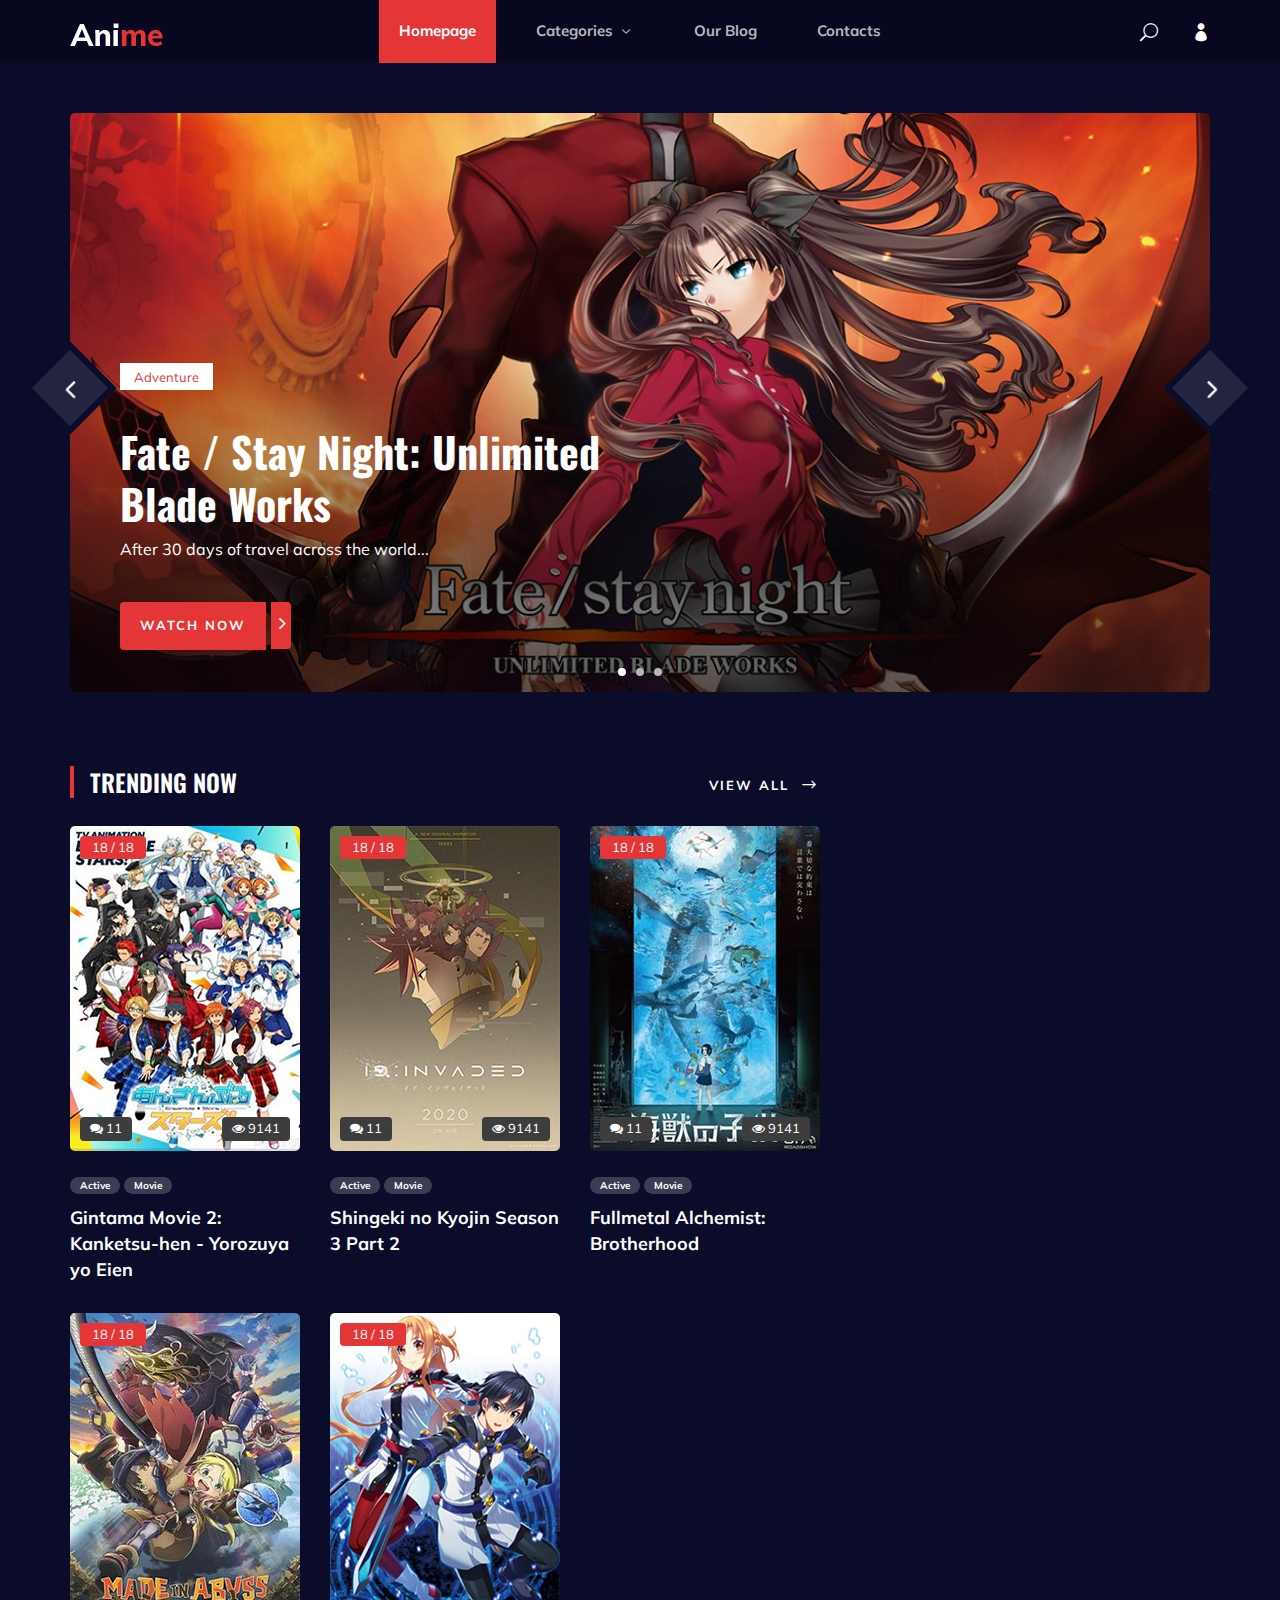
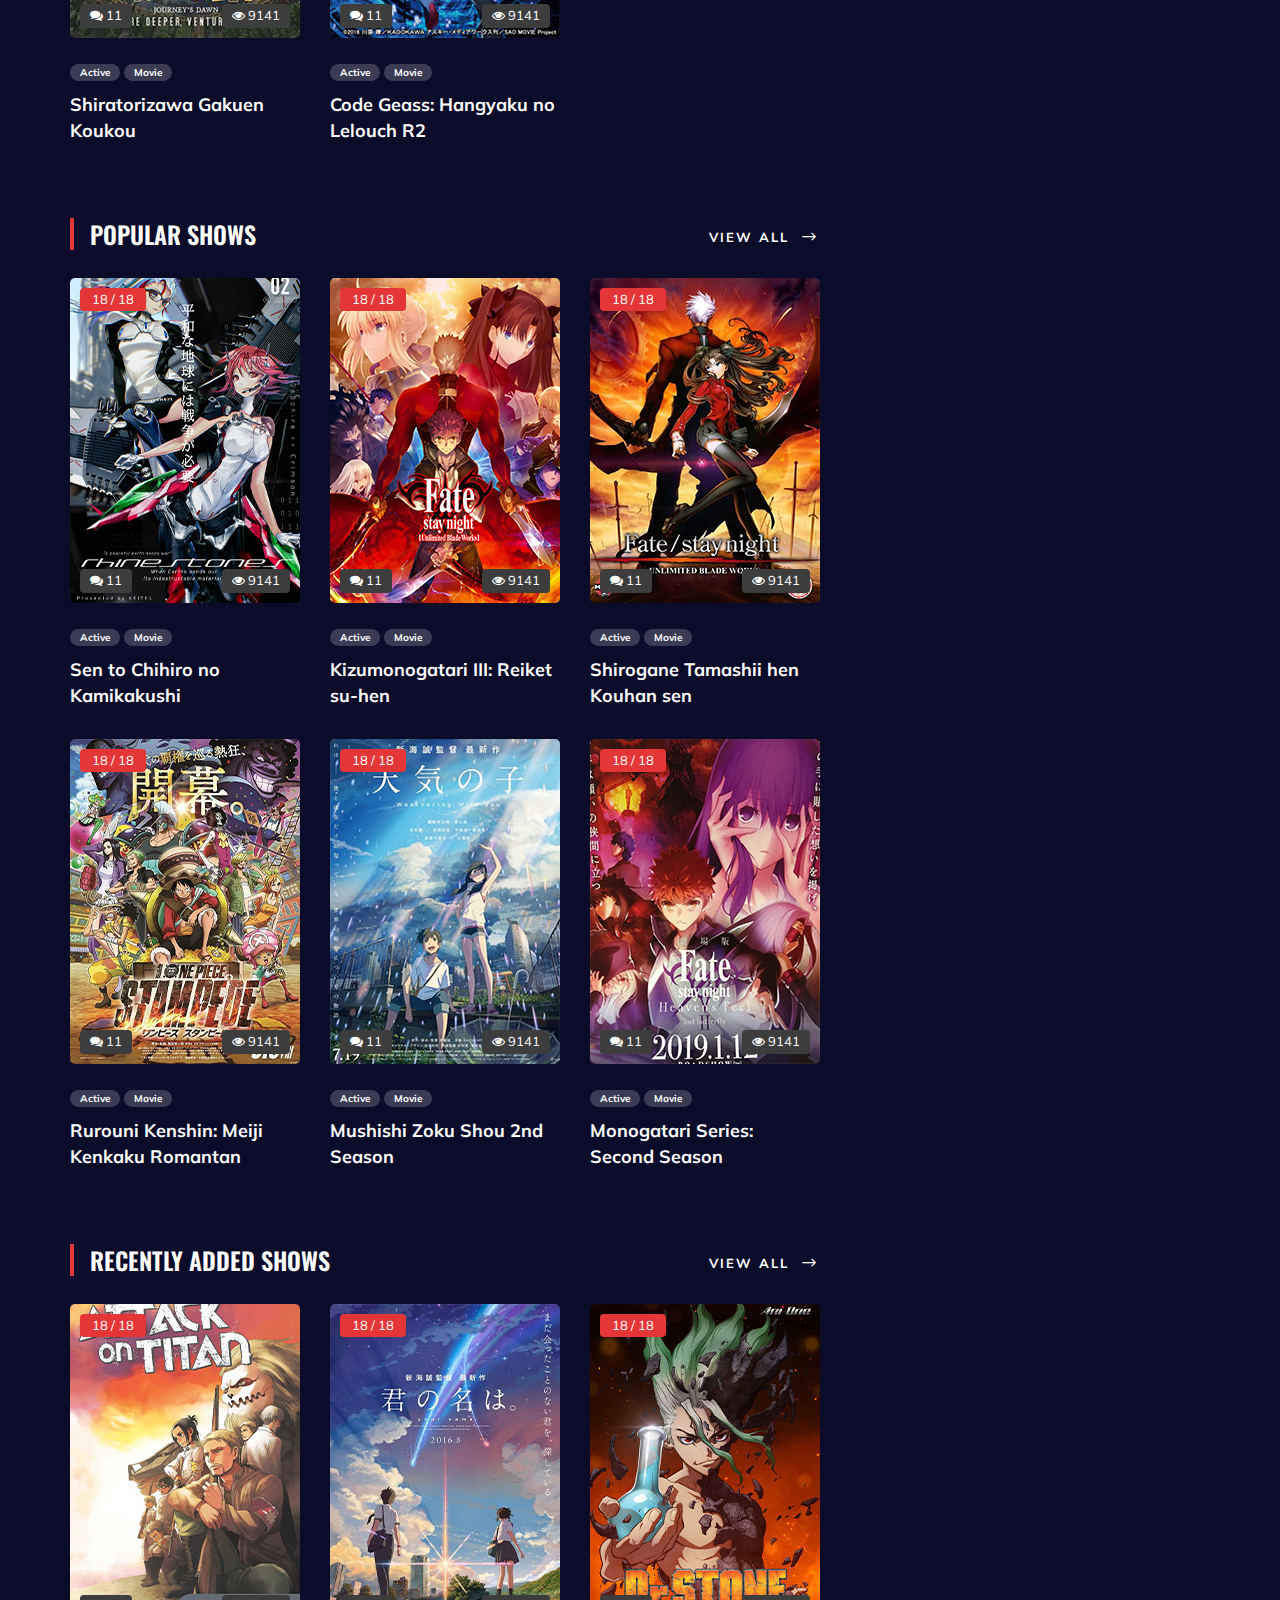
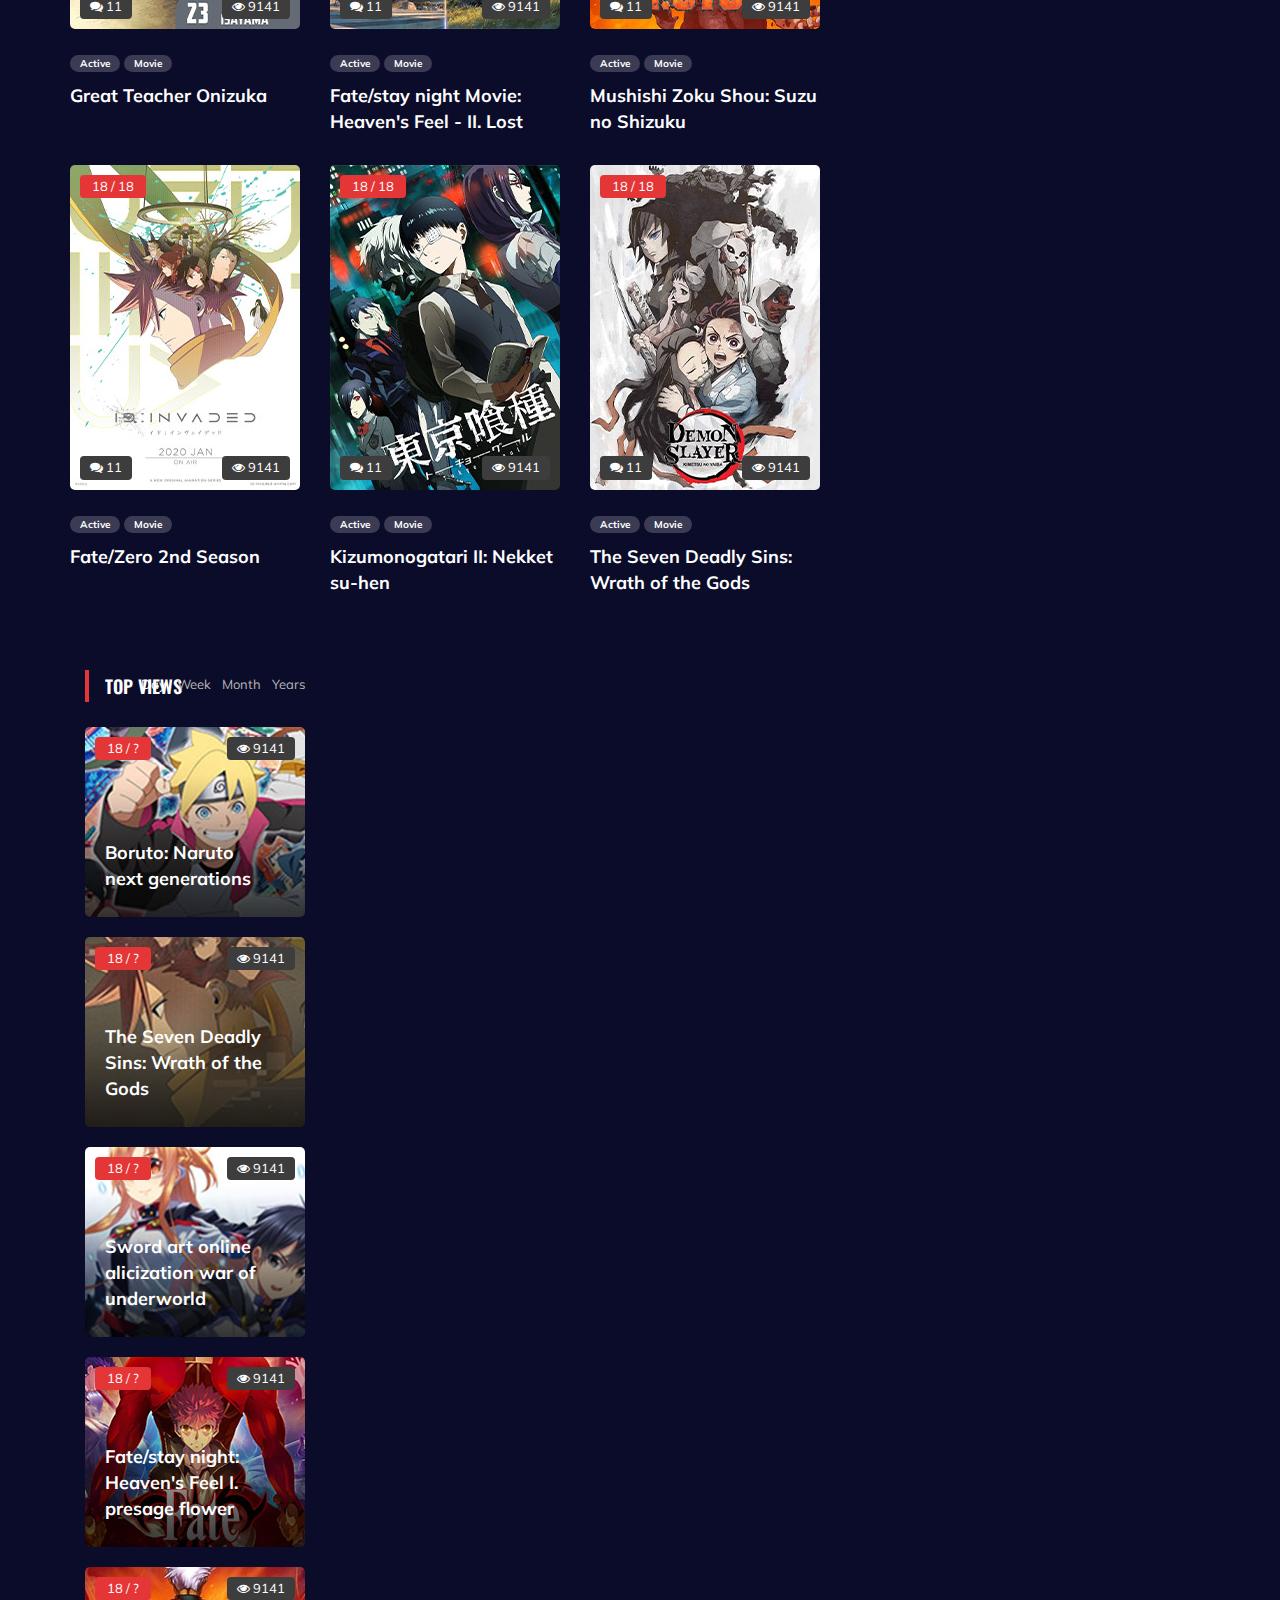
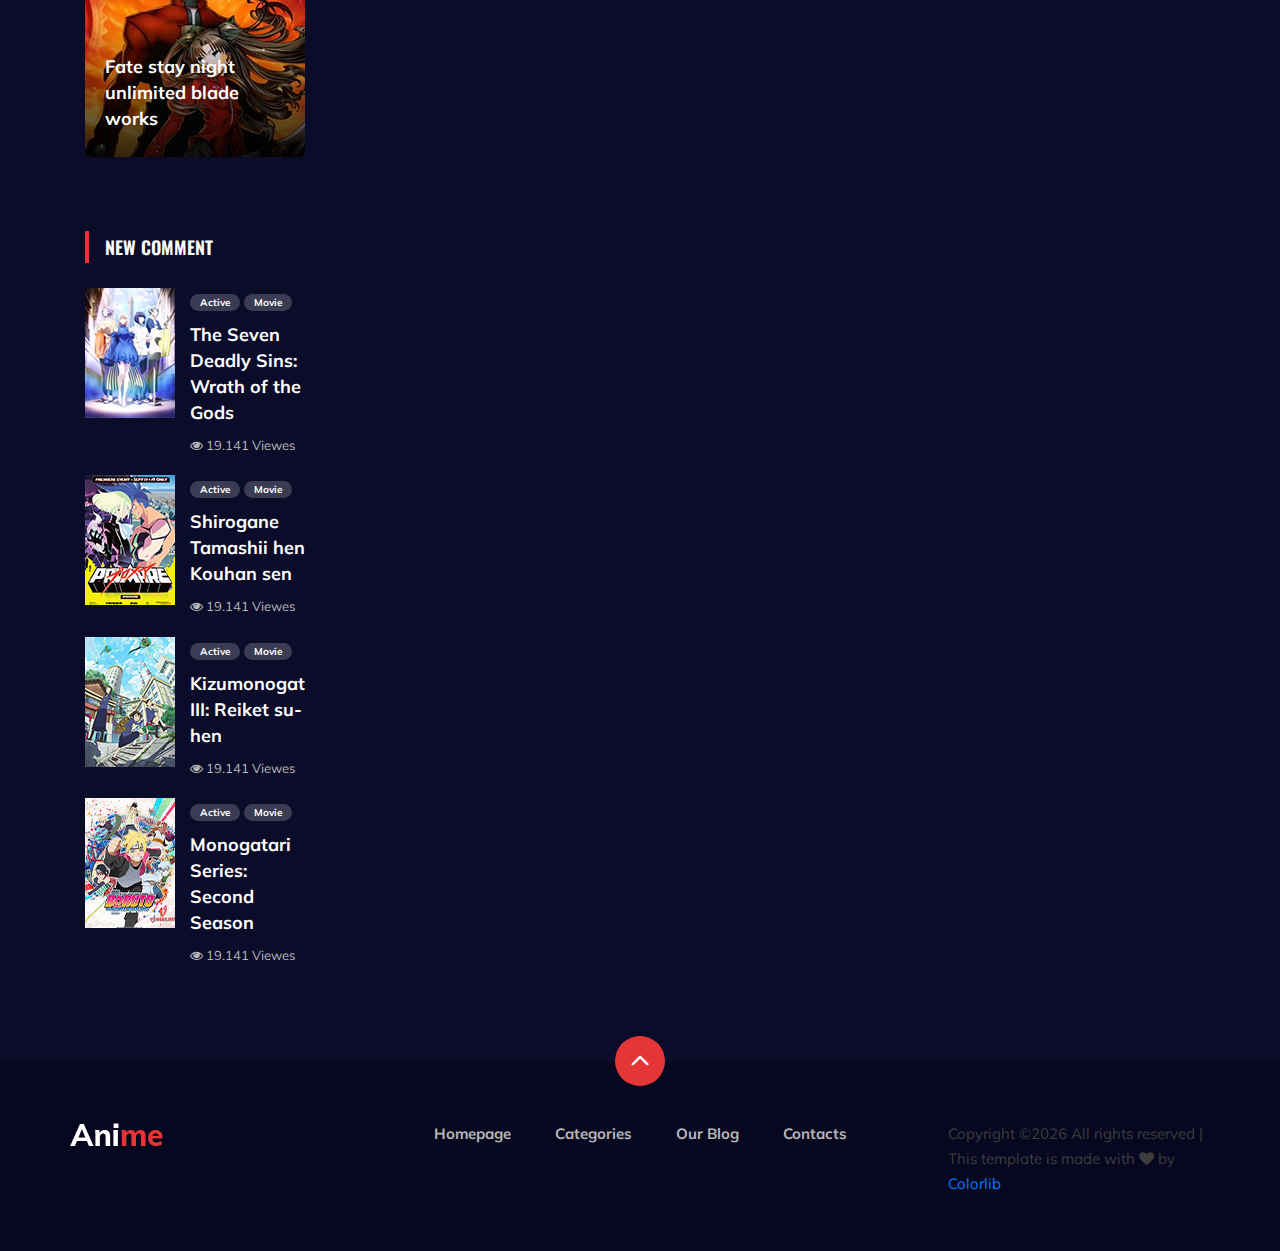
<file: index.html>
<!DOCTYPE html>
<html lang="zxx">

<head>
    <meta charset="UTF-8">
    <meta name="description" content="Anime Template">
    <meta name="keywords" content="Anime, unica, creative, html">
    <meta name="viewport" content="width=device-width, initial-scale=1.0">
    <meta http-equiv="X-UA-Compatible" content="ie=edge">
    
    <title>Anime | Template</title>

    <!-- Google Font -->
    <link href="https://fonts.googleapis.com/css2?family=Oswald:wght@300;400;500;600;700&display=swap" rel="stylesheet">
    <link href="https://fonts.googleapis.com/css2?family=Mulish:wght@300;400;500;600;700;800;900&display=swap"
    rel="stylesheet">
    <link rel="shortcut icon" href="favicon.ico" type="image/x-icon">

    <!-- Css Styles -->
    <link rel="stylesheet" href="css/bootstrap.min.css" type="text/css">
    <link rel="stylesheet" href="css/font-awesome.min.css" type="text/css">
    <link rel="stylesheet" href="css/elegant-icons.css" type="text/css">
    <link rel="stylesheet" href="css/plyr.css" type="text/css">
    <link rel="stylesheet" href="css/nice-select.css" type="text/css">
    <link rel="stylesheet" href="css/owl.carousel.min.css" type="text/css">
    <link rel="stylesheet" href="css/slicknav.min.css" type="text/css">
    <link rel="stylesheet" href="css/style.css" type="text/css">
</head>

<body>
    <!-- Page Preloder -->
    <div id="preloder">
        <div class="loader"></div>
    </div>

    <!-- Header Section Begin -->
    <header class="header">
        <div class="container">
            <div class="row">
                <div class="col-lg-2">
                    <div class="header__logo">
                        <a href="./index.html">
                            <img src="img/logo.png" alt="">
                        </a>
                    </div>
                </div>
                <div class="col-lg-8">
                    <div class="header__nav">
                        <nav class="header__menu mobile-menu">
                            <ul>
                                <li class="active"><a href="./index.html">Homepage</a></li>
                                <li><a href="./categories.html">Categories <span class="arrow_carrot-down"></span></a>
                                    <ul class="dropdown">
                                        <li><a href="./categories.html">Categories</a></li>
                                        <li><a href="./anime-details.html">Anime Details</a></li>
                                        <li><a href="./anime-watching.html">Anime Watching</a></li>
                                        <li><a href="./blog-details.html">Blog Details</a></li>
                                        <li><a href="./signup.html">Sign Up</a></li>
                                        <li><a href="./login.html">Login</a></li>
                                    </ul>
                                </li>
                                <li><a href="./blog.html">Our Blog</a></li>
                                <li><a href="#">Contacts</a></li>
                            </ul>
                        </nav>
                    </div>
                </div>
                <div class="col-lg-2">
                    <div class="header__right">
                        <a href="#" class="search-switch"><span class="icon_search"></span></a>
                        <a href="./login.html"><span class="icon_profile"></span></a>
                    </div>
                </div>
            </div>
            <div id="mobile-menu-wrap"></div>
        </div>
    </header>
    <!-- Header End -->

    <!-- Hero Section Begin -->
    <section class="hero">
        <div class="container">
            <div class="hero__slider owl-carousel">
                <div class="hero__items set-bg" data-setbg="img/hero/hero-1.jpg">
                    <div class="row">
                        <div class="col-lg-6">
                            <div class="hero__text">
                                <div class="label">Adventure</div>
                                <h2>Fate / Stay Night: Unlimited Blade Works</h2>
                                <p>After 30 days of travel across the world...</p>
                                <a href="#"><span>Watch Now</span> <i class="fa fa-angle-right"></i></a>
                            </div>
                        </div>
                    </div>
                </div>
                <div class="hero__items set-bg" data-setbg="img/hero/hero-1.jpg">
                    <div class="row">
                        <div class="col-lg-6">
                            <div class="hero__text">
                                <div class="label">Adventure</div>
                                <h2>Fate / Stay Night: Unlimited Blade Works</h2>
                                <p>After 30 days of travel across the world...</p>
                                <a href="#"><span>Watch Now</span> <i class="fa fa-angle-right"></i></a>
                            </div>
                        </div>
                    </div>
                </div>
                <div class="hero__items set-bg" data-setbg="img/hero/hero-1.jpg">
                    <div class="row">
                        <div class="col-lg-6">
                            <div class="hero__text">
                                <div class="label">Adventure</div>
                                <h2>Fate / Stay Night: Unlimited Blade Works</h2>
                                <p>After 30 days of travel across the world...</p>
                                <a href="#"><span>Watch Now</span> <i class="fa fa-angle-right"></i></a>
                            </div>
                        </div>
                    </div>
                </div>
            </div>
        </div>
    </section>
    <!-- Hero Section End -->

    <!-- Product Section Begin -->
    <section class="product spad">
        <div class="container">
            <div class="row">
                <div class="col-lg-8">
                    <div class="trending__product">
                        <div class="row">
                            <div class="col-lg-8 col-md-8 col-sm-8">
                                <div class="section-title">
                                    <h4>Trending Now</h4>
                                </div>
                            </div>
                            <div class="col-lg-4 col-md-4 col-sm-4">
                                <div class="btn__all">
                                    <a href="#" class="primary-btn">View All <span class="arrow_right"></span></a>
                                </div>
                            </div>
                        </div>
                        <div class="row" id="anime">
                            
                            <div class="col-lg-4 col-md-6 col-sm-6">
                                <div class="product__item">
                                    <div class="product__item__pic set-bg" data-setbg="img/trending/trend-2.jpg">
                                        <div class="ep">18 / 18</div>
                                        <div class="comment"><i class="fa fa-comments"></i> 11</div>
                                        <div class="view"><i class="fa fa-eye"></i> 9141</div>
                                    </div>
                                    <div class="product__item__text">
                                        <ul>
                                            <li>Active</li>
                                            <li>Movie</li>
                                        </ul>
                                        <h5><a href="#">Gintama Movie 2: Kanketsu-hen - Yorozuya yo Eien</a></h5>
                                    </div>
                                </div>
                            </div>
                            <div class="col-lg-4 col-md-6 col-sm-6">
                                <div class="product__item">
                                    <div class="product__item__pic set-bg" data-setbg="img/trending/trend-3.jpg">
                                        <div class="ep">18 / 18</div>
                                        <div class="comment"><i class="fa fa-comments"></i> 11</div>
                                        <div class="view"><i class="fa fa-eye"></i> 9141</div>
                                    </div>
                                    <div class="product__item__text">
                                        <ul>
                                            <li>Active</li>
                                            <li>Movie</li>
                                        </ul>
                                        <h5><a href="#">Shingeki no Kyojin Season 3 Part 2</a></h5>
                                    </div>
                                </div>
                            </div>
                            <div class="col-lg-4 col-md-6 col-sm-6">
                                <div class="product__item">
                                    <div class="product__item__pic set-bg" data-setbg="img/trending/trend-4.jpg">
                                        <div class="ep">18 / 18</div>
                                        <div class="comment"><i class="fa fa-comments"></i> 11</div>
                                        <div class="view"><i class="fa fa-eye"></i> 9141</div>
                                    </div>
                                    <div class="product__item__text">
                                        <ul>
                                            <li>Active</li>
                                            <li>Movie</li>
                                        </ul>
                                        <h5><a href="#">Fullmetal Alchemist: Brotherhood</a></h5>
                                    </div>
                                </div>
                            </div>
                            <div class="col-lg-4 col-md-6 col-sm-6">
                                <div class="product__item">
                                    <div class="product__item__pic set-bg" data-setbg="img/trending/trend-5.jpg">
                                        <div class="ep">18 / 18</div>
                                        <div class="comment"><i class="fa fa-comments"></i> 11</div>
                                        <div class="view"><i class="fa fa-eye"></i> 9141</div>
                                    </div>
                                    <div class="product__item__text">
                                        <ul>
                                            <li>Active</li>
                                            <li>Movie</li>
                                        </ul>
                                        <h5><a href="#">Shiratorizawa Gakuen Koukou</a></h5>
                                    </div>
                                </div>
                            </div>
                            <div class="col-lg-4 col-md-6 col-sm-6">
                                <div class="product__item">
                                    <div class="product__item__pic set-bg" data-setbg="img/trending/trend-6.jpg">
                                        <div class="ep">18 / 18</div>
                                        <div class="comment"><i class="fa fa-comments"></i> 11</div>
                                        <div class="view"><i class="fa fa-eye"></i> 9141</div>
                                    </div>
                                    <div class="product__item__text">
                                        <ul>
                                            <li>Active</li>
                                            <li>Movie</li>
                                        </ul>
                                        <h5><a href="#">Code Geass: Hangyaku no Lelouch R2</a></h5>
                                    </div>
                                </div>
                            </div>
                        </div>
                    </div>
                    <div class="popular__product">
                        <div class="row">
                            <div class="col-lg-8 col-md-8 col-sm-8">
                                <div class="section-title">
                                    <h4>Popular Shows</h4>
                                </div>
                            </div>
                            <div class="col-lg-4 col-md-4 col-sm-4">
                                <div class="btn__all">
                                    <a href="#" class="primary-btn">View All <span class="arrow_right"></span></a>
                                </div>
                            </div>
                        </div>
                        <div class="row">
                            <div class="col-lg-4 col-md-6 col-sm-6">
                                <div class="product__item">
                                    <div class="product__item__pic set-bg" data-setbg="img/popular/popular-1.jpg">
                                        <div class="ep">18 / 18</div>
                                        <div class="comment"><i class="fa fa-comments"></i> 11</div>
                                        <div class="view"><i class="fa fa-eye"></i> 9141</div>
                                    </div>
                                    <div class="product__item__text">
                                        <ul>
                                            <li>Active</li>
                                            <li>Movie</li>
                                        </ul>
                                        <h5><a href="#">Sen to Chihiro no Kamikakushi</a></h5>
                                    </div>
                                </div>
                            </div>
                            <div class="col-lg-4 col-md-6 col-sm-6">
                                <div class="product__item">
                                    <div class="product__item__pic set-bg" data-setbg="img/popular/popular-2.jpg">
                                        <div class="ep">18 / 18</div>
                                        <div class="comment"><i class="fa fa-comments"></i> 11</div>
                                        <div class="view"><i class="fa fa-eye"></i> 9141</div>
                                    </div>
                                    <div class="product__item__text">
                                        <ul>
                                            <li>Active</li>
                                            <li>Movie</li>
                                        </ul>
                                        <h5><a href="#">Kizumonogatari III: Reiket su-hen</a></h5>
                                    </div>
                                </div>
                            </div>
                            <div class="col-lg-4 col-md-6 col-sm-6">
                                <div class="product__item">
                                    <div class="product__item__pic set-bg" data-setbg="img/popular/popular-3.jpg">
                                        <div class="ep">18 / 18</div>
                                        <div class="comment"><i class="fa fa-comments"></i> 11</div>
                                        <div class="view"><i class="fa fa-eye"></i> 9141</div>
                                    </div>
                                    <div class="product__item__text">
                                        <ul>
                                            <li>Active</li>
                                            <li>Movie</li>
                                        </ul>
                                        <h5><a href="#">Shirogane Tamashii hen Kouhan sen</a></h5>
                                    </div>
                                </div>
                            </div>
                            <div class="col-lg-4 col-md-6 col-sm-6">
                                <div class="product__item">
                                    <div class="product__item__pic set-bg" data-setbg="img/popular/popular-4.jpg">
                                        <div class="ep">18 / 18</div>
                                        <div class="comment"><i class="fa fa-comments"></i> 11</div>
                                        <div class="view"><i class="fa fa-eye"></i> 9141</div>
                                    </div>
                                    <div class="product__item__text">
                                        <ul>
                                            <li>Active</li>
                                            <li>Movie</li>
                                        </ul>
                                        <h5><a href="#">Rurouni Kenshin: Meiji Kenkaku Romantan</a></h5>
                                    </div>
                                </div>
                            </div>
                            <div class="col-lg-4 col-md-6 col-sm-6">
                                <div class="product__item">
                                    <div class="product__item__pic set-bg" data-setbg="img/popular/popular-5.jpg">
                                        <div class="ep">18 / 18</div>
                                        <div class="comment"><i class="fa fa-comments"></i> 11</div>
                                        <div class="view"><i class="fa fa-eye"></i> 9141</div>
                                    </div>
                                    <div class="product__item__text">
                                        <ul>
                                            <li>Active</li>
                                            <li>Movie</li>
                                        </ul>
                                        <h5><a href="#">Mushishi Zoku Shou 2nd Season</a></h5>
                                    </div>
                                </div>
                            </div>
                            <div class="col-lg-4 col-md-6 col-sm-6">
                                <div class="product__item">
                                    <div class="product__item__pic set-bg" data-setbg="img/popular/popular-6.jpg">
                                        <div class="ep">18 / 18</div>
                                        <div class="comment"><i class="fa fa-comments"></i> 11</div>
                                        <div class="view"><i class="fa fa-eye"></i> 9141</div>
                                    </div>
                                    <div class="product__item__text">
                                        <ul>
                                            <li>Active</li>
                                            <li>Movie</li>
                                        </ul>
                                        <h5><a href="#">Monogatari Series: Second Season</a></h5>
                                    </div>
                                </div>
                            </div>
                        </div>
                    </div>
                    <div class="recent__product">
                        <div class="row">
                            <div class="col-lg-8 col-md-8 col-sm-8">
                                <div class="section-title">
                                    <h4>Recently Added Shows</h4>
                                </div>
                            </div>
                            <div class="col-lg-4 col-md-4 col-sm-4">
                                <div class="btn__all">
                                    <a href="#" class="primary-btn">View All <span class="arrow_right"></span></a>
                                </div>
                            </div>
                        </div>
                        <div class="row">
                            <div class="col-lg-4 col-md-6 col-sm-6">
                                <div class="product__item">
                                    <div class="product__item__pic set-bg" data-setbg="img/recent/recent-1.jpg">
                                        <div class="ep">18 / 18</div>
                                        <div class="comment"><i class="fa fa-comments"></i> 11</div>
                                        <div class="view"><i class="fa fa-eye"></i> 9141</div>
                                    </div>
                                    <div class="product__item__text">
                                        <ul>
                                            <li>Active</li>
                                            <li>Movie</li>
                                        </ul>
                                        <h5><a href="#">Great Teacher Onizuka</a></h5>
                                    </div>
                                </div>
                            </div>
                            <div class="col-lg-4 col-md-6 col-sm-6">
                                <div class="product__item">
                                    <div class="product__item__pic set-bg" data-setbg="img/recent/recent-2.jpg">
                                        <div class="ep">18 / 18</div>
                                        <div class="comment"><i class="fa fa-comments"></i> 11</div>
                                        <div class="view"><i class="fa fa-eye"></i> 9141</div>
                                    </div>
                                    <div class="product__item__text">
                                        <ul>
                                            <li>Active</li>
                                            <li>Movie</li>
                                        </ul>
                                        <h5><a href="#">Fate/stay night Movie: Heaven's Feel - II. Lost</a></h5>
                                    </div>
                                </div>
                            </div>
                            <div class="col-lg-4 col-md-6 col-sm-6">
                                <div class="product__item">
                                    <div class="product__item__pic set-bg" data-setbg="img/recent/recent-3.jpg">
                                        <div class="ep">18 / 18</div>
                                        <div class="comment"><i class="fa fa-comments"></i> 11</div>
                                        <div class="view"><i class="fa fa-eye"></i> 9141</div>
                                    </div>
                                    <div class="product__item__text">
                                        <ul>
                                            <li>Active</li>
                                            <li>Movie</li>
                                        </ul>
                                        <h5><a href="#">Mushishi Zoku Shou: Suzu no Shizuku</a></h5>
                                    </div>
                                </div>
                            </div>
                            <div class="col-lg-4 col-md-6 col-sm-6">
                                <div class="product__item">
                                    <div class="product__item__pic set-bg" data-setbg="img/recent/recent-4.jpg">
                                        <div class="ep">18 / 18</div>
                                        <div class="comment"><i class="fa fa-comments"></i> 11</div>
                                        <div class="view"><i class="fa fa-eye"></i> 9141</div>
                                    </div>
                                    <div class="product__item__text">
                                        <ul>
                                            <li>Active</li>
                                            <li>Movie</li>
                                        </ul>
                                        <h5><a href="#">Fate/Zero 2nd Season</a></h5>
                                    </div>
                                </div>
                            </div>
                            <div class="col-lg-4 col-md-6 col-sm-6">
                                <div class="product__item">
                                    <div class="product__item__pic set-bg" data-setbg="img/recent/recent-5.jpg">
                                        <div class="ep">18 / 18</div>
                                        <div class="comment"><i class="fa fa-comments"></i> 11</div>
                                        <div class="view"><i class="fa fa-eye"></i> 9141</div>
                                    </div>
                                    <div class="product__item__text">
                                        <ul>
                                            <li>Active</li>
                                            <li>Movie</li>
                                        </ul>
                                        <h5><a href="#">Kizumonogatari II: Nekket su-hen</a></h5>
                                    </div>
                                </div>
                            </div>
                            <div class="col-lg-4 col-md-6 col-sm-6">
                                <div class="product__item">
                                    <div class="product__item__pic set-bg" data-setbg="img/recent/recent-6.jpg">
                                        <div class="ep">18 / 18</div>
                                        <div class="comment"><i class="fa fa-comments"></i> 11</div>
                                        <div class="view"><i class="fa fa-eye"></i> 9141</div>
                                    </div>
                                    <div class="product__item__text">
                                        <ul>
                                            <li>Active</li>
                                            <li>Movie</li>
                                        </ul>
                                        <h5><a href="#">The Seven Deadly Sins: Wrath of the Gods</a></h5>
                                    </div>
                                </div>
                            </div>
                        </div>
                    </div>
                    
                <div class="col-lg-4 col-md-6 col-sm-8">
                    <div class="product__sidebar">
                        <div class="product__sidebar__view">
                            <div class="section-title">
                                <h5>Top Views</h5>
                            </div>
                            <ul class="filter__controls">
                                <li class="active" data-filter="*">Day</li>
                                <li data-filter=".week">Week</li>
                                <li data-filter=".month">Month</li>
                                <li data-filter=".years">Years</li>
                            </ul>
                            <div class="filter__gallery">
                                <div class="product__sidebar__view__item set-bg mix day years"
                                data-setbg="img/sidebar/tv-1.jpg">
                                <div class="ep">18 / ?</div>
                                <div class="view"><i class="fa fa-eye"></i> 9141</div>
                                <h5><a href="#">Boruto: Naruto next generations</a></h5>
                            </div>
                            <div class="product__sidebar__view__item set-bg mix month week"
                            data-setbg="img/sidebar/tv-2.jpg">
                            <div class="ep">18 / ?</div>
                            <div class="view"><i class="fa fa-eye"></i> 9141</div>
                            <h5><a href="#">The Seven Deadly Sins: Wrath of the Gods</a></h5>
                        </div>
                        <div class="product__sidebar__view__item set-bg mix week years"
                        data-setbg="img/sidebar/tv-3.jpg">
                        <div class="ep">18 / ?</div>
                        <div class="view"><i class="fa fa-eye"></i> 9141</div>
                        <h5><a href="#">Sword art online alicization war of underworld</a></h5>
                    </div>
                    <div class="product__sidebar__view__item set-bg mix years month"
                    data-setbg="img/sidebar/tv-4.jpg">
                    <div class="ep">18 / ?</div>
                    <div class="view"><i class="fa fa-eye"></i> 9141</div>
                    <h5><a href="#">Fate/stay night: Heaven's Feel I. presage flower</a></h5>
                </div>
                <div class="product__sidebar__view__item set-bg mix day"
                data-setbg="img/sidebar/tv-5.jpg">
                <div class="ep">18 / ?</div>
                <div class="view"><i class="fa fa-eye"></i> 9141</div>
                <h5><a href="#">Fate stay night unlimited blade works</a></h5>
            </div>
        </div>
    </div>
    <div class="product__sidebar__comment">
        <div class="section-title">
            <h5>New Comment</h5>
        </div>
        <div class="product__sidebar__comment__item">
            <div class="product__sidebar__comment__item__pic">
                <img src="img/sidebar/comment-1.jpg" alt="">
            </div>
            <div class="product__sidebar__comment__item__text">
                <ul>
                    <li>Active</li>
                    <li>Movie</li>
                </ul>
                <h5><a href="#">The Seven Deadly Sins: Wrath of the Gods</a></h5>
                <span><i class="fa fa-eye"></i> 19.141 Viewes</span>
            </div>
        </div>
        <div class="product__sidebar__comment__item">
            <div class="product__sidebar__comment__item__pic">
                <img src="img/sidebar/comment-2.jpg" alt="">
            </div>
            <div class="product__sidebar__comment__item__text">
                <ul>
                    <li>Active</li>
                    <li>Movie</li>
                </ul>
                <h5><a href="#">Shirogane Tamashii hen Kouhan sen</a></h5>
                <span><i class="fa fa-eye"></i> 19.141 Viewes</span>
            </div>
        </div>
        <div class="product__sidebar__comment__item">
            <div class="product__sidebar__comment__item__pic">
                <img src="img/sidebar/comment-3.jpg" alt="">
            </div>
            <div class="product__sidebar__comment__item__text">
                <ul>
                    <li>Active</li>
                    <li>Movie</li>
                </ul>
                <h5><a href="#">Kizumonogatari III: Reiket su-hen</a></h5>
                <span><i class="fa fa-eye"></i> 19.141 Viewes</span>
            </div>
        </div>
        <div class="product__sidebar__comment__item">
            <div class="product__sidebar__comment__item__pic">
                <img src="img/sidebar/comment-4.jpg" alt="">
            </div>
            <div class="product__sidebar__comment__item__text">
                <ul>
                    <li>Active</li>
                    <li>Movie</li>
                </ul>
                <h5><a href="#">Monogatari Series: Second Season</a></h5>
                <span><i class="fa fa-eye"></i> 19.141 Viewes</span>
            </div>
        </div>
    </div>
</div>
</div>
</div>
</div>
</section>
<!-- Product Section End -->

<!-- Footer Section Begin -->
<footer class="footer">
    <div class="page-up">
        <a href="#" id="scrollToTopButton"><span class="arrow_carrot-up"></span></a>
    </div>
    <div class="container">
        <div class="row">
            <div class="col-lg-3">
                <div class="footer__logo">
                    <a href="./index.html"><img src="img/logo.png" alt=""></a>
                </div>
            </div>
            <div class="col-lg-6">
                <div class="footer__nav">
                    <ul>
                        <li class="active"><a href="./index.html">Homepage</a></li>
                        <li><a href="./categories.html">Categories</a></li>
                        <li><a href="./blog.html">Our Blog</a></li>
                        <li><a href="#">Contacts</a></li>
                    </ul>
                </div>
            </div>
            <div class="col-lg-3">
                <p><!-- Link back to Colorlib can't be removed. Template is licensed under CC BY 3.0. -->
                  Copyright &copy;<script>document.write(new Date().getFullYear());</script> All rights reserved | This template is made with <i class="fa fa-heart" aria-hidden="true"></i> by <a href="https://colorlib.com" target="_blank">Colorlib</a>
                  <!-- Link back to Colorlib can't be removed. Template is licensed under CC BY 3.0. --></p>

              </div>
          </div>
      </div>
  </footer>
  <!-- Footer Section End -->

  <!-- Search model Begin -->
  <div class="search-model">
    <div class="h-100 d-flex align-items-center justify-content-center">
        <div class="search-close-switch"><i class="icon_close"></i></div>
        <form class="search-model-form">
            <input type="text" id="search-input" placeholder="Search here.....">
        </form>
    </div>
</div>
<!-- Search model end -->

<!-- Js Plugins -->
<script src="js/jquery-3.3.1.min.js"></script>
<script src="js/bootstrap.min.js"></script>
<script src="js/player.js"></script>
<script src="js/jquery.nice-select.min.js"></script>
<script src="js/mixitup.min.js"></script>
<script src="js/jquery.slicknav.js"></script>
<script src="js/owl.carousel.min.js"></script>
<script src="js/main.js"></script>
<script src="js/module.js"></script>


</body>

</html>
</file>
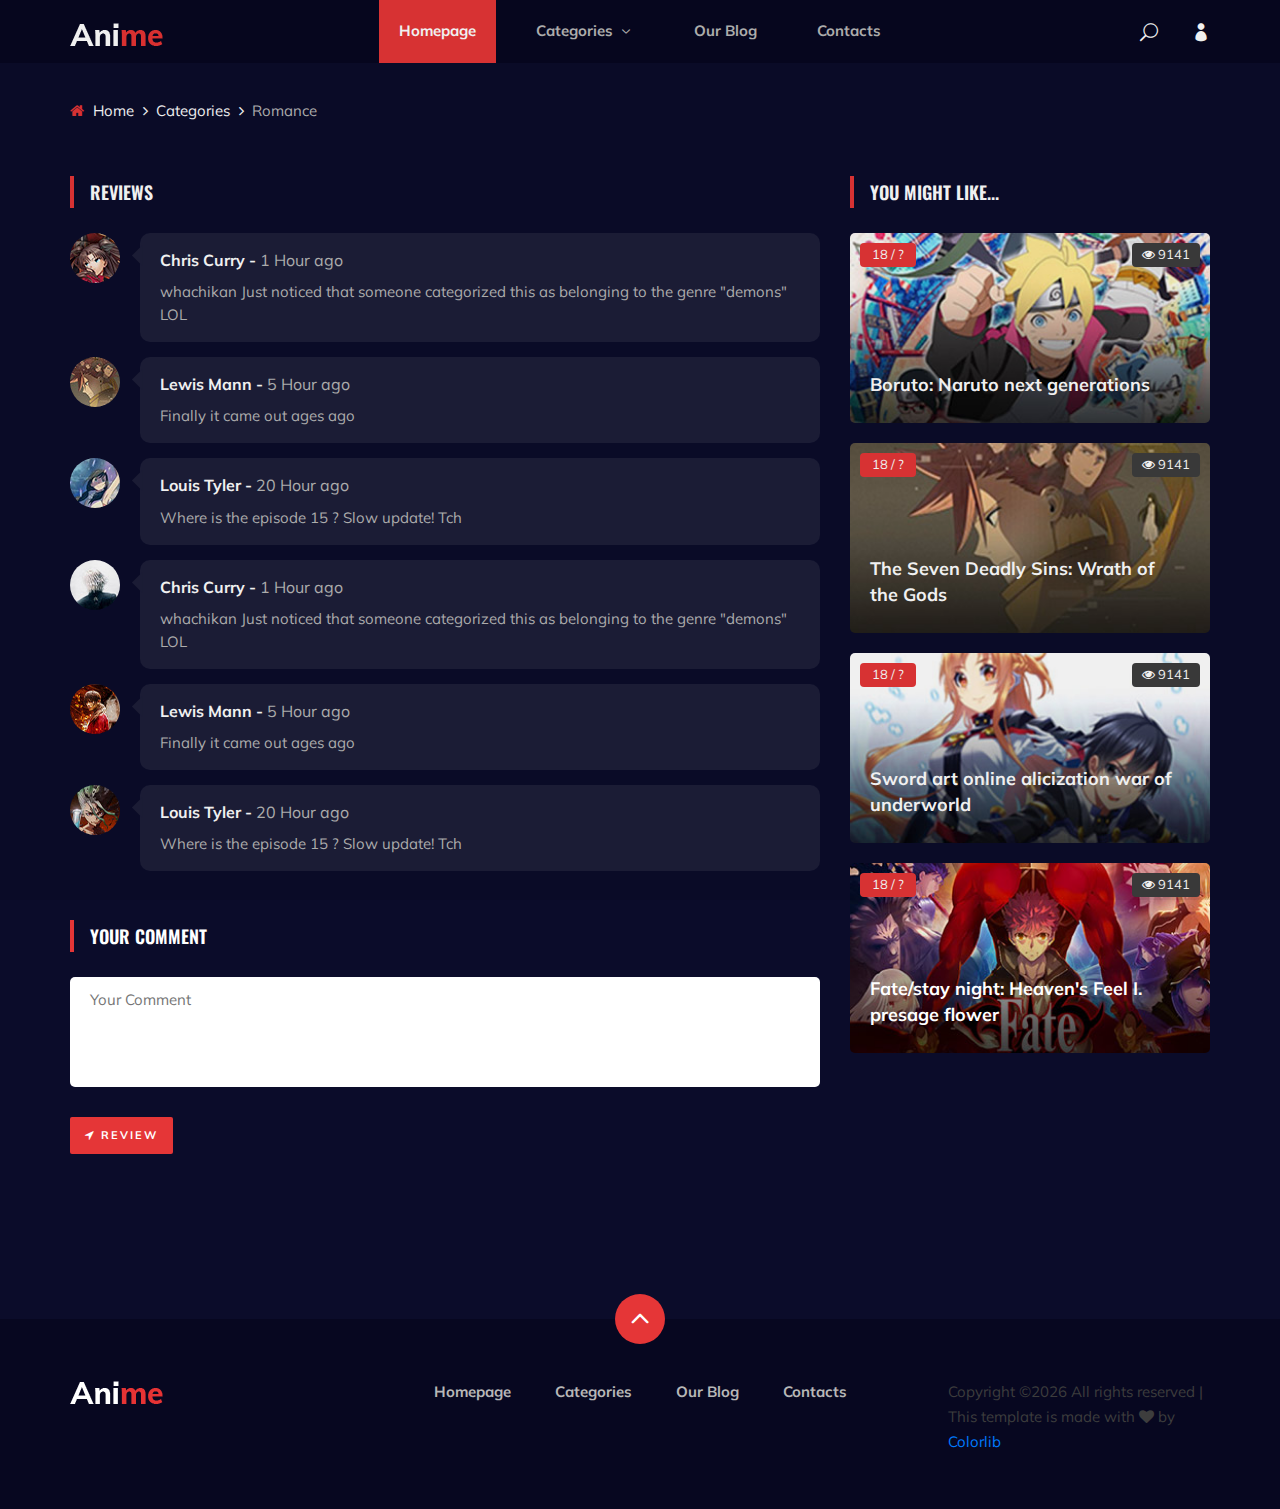
<file: anime-details.html>
<!DOCTYPE html>
<html lang="zxx">

<head>
    <meta charset="UTF-8">
    <meta name="description" content="Anime Template">
    <meta name="keywords" content="Anime, unica, creative, html">
    <meta name="viewport" content="width=device-width, initial-scale=1.0">
    <meta http-equiv="X-UA-Compatible" content="ie=edge">
    <title>Anime | Template</title>

    <!-- Google Font -->
    <link href="https://fonts.googleapis.com/css2?family=Oswald:wght@300;400;500;600;700&display=swap" rel="stylesheet">
    <link href="https://fonts.googleapis.com/css2?family=Mulish:wght@300;400;500;600;700;800;900&display=swap"
    rel="stylesheet">

    <!-- Css Styles -->
    <link rel="stylesheet" href="css/bootstrap.min.css" type="text/css">
    <link rel="stylesheet" href="css/font-awesome.min.css" type="text/css">
    <link rel="stylesheet" href="css/elegant-icons.css" type="text/css">
    <link rel="stylesheet" href="css/plyr.css" type="text/css">
    <link rel="stylesheet" href="css/nice-select.css" type="text/css">
    <link rel="stylesheet" href="css/owl.carousel.min.css" type="text/css">
    <link rel="stylesheet" href="css/slicknav.min.css" type="text/css">
    <link rel="stylesheet" href="css/style.css" type="text/css">
</head>

<body>
    <!-- Page Preloder -->
    <div id="preloder">
        <div class="loader"></div>
    </div>

    <!-- Header Section Begin -->
    <header class="header">
        <div class="container">
            <div class="row">
                <div class="col-lg-2">
                    <div class="header__logo">
                        <a href="./index.html">
                            <img src="img/logo.png" alt="">
                        </a>
                    </div>
                </div>
                <div class="col-lg-8">
                    <div class="header__nav">
                        <nav class="header__menu mobile-menu">
                            <ul>
                                <li class="active"><a href="./index.html">Homepage</a></li>
                                <li><a href="./categories.html">Categories <span class="arrow_carrot-down"></span></a>
                                    <ul class="dropdown">
                                        <li><a href="./categories.html">Categories</a></li>
                                        <li><a href="./anime-details.html">Anime Details</a></li>
                                        <li><a href="./anime-watching.html">Anime Watching</a></li>
                                        <li><a href="./blog-details.html">Blog Details</a></li>
                                        <li><a href="./signup.html">Sign Up</a></li>
                                        <li><a href="./login.html">Login</a></li>
                                    </ul>
                                </li>
                                <li><a href="./blog.html">Our Blog</a></li>
                                <li><a href="#">Contacts</a></li>
                            </ul>
                        </nav>
                    </div>
                </div>
                <div class="col-lg-2">
                    <div class="header__right">
                        <a href="#" class="search-switch"><span class="icon_search"></span></a>
                        <a href="./login.html"><span class="icon_profile"></span></a>
                    </div>
                </div>
            </div>
            <div id="mobile-menu-wrap"></div>
        </div>
    </header>
    <!-- Header End -->

    <!-- Breadcrumb Begin -->
    <div class="breadcrumb-option">
        <div class="container">
            <div class="row">
                <div class="col-lg-12">
                    <div class="breadcrumb__links">
                        <a href="./index.html"><i class="fa fa-home"></i> Home</a>
                        <a href="./categories.html">Categories</a>
                        <span>Romance</span>
                    </div>
                </div>
            </div>
        </div>
    </div>
    <!-- Breadcrumb End -->

    <!-- Anime Section Begin -->
    <section class="anime-details spad">
        <div class="container">
            <div class="anime__details__content">
                <div class="row" id="animedetails-container">
                    
                </div>
                <div class="row">
                    <div class="col-lg-8 col-md-8">
                        <div class="anime__details__review">
                            <div class="section-title">
                                <h5>Reviews</h5>
                            </div>
                            <div class="anime__review__item">
                                <div class="anime__review__item__pic">
                                    <img src="img/anime/review-1.jpg" alt="">
                                </div>
                                <div class="anime__review__item__text">
                                    <h6>Chris Curry - <span>1 Hour ago</span></h6>
                                    <p>whachikan Just noticed that someone categorized this as belonging to the genre
                                    "demons" LOL</p>
                                </div>
                            </div>
                            <div class="anime__review__item">
                                <div class="anime__review__item__pic">
                                    <img src="img/anime/review-2.jpg" alt="">
                                </div>
                                <div class="anime__review__item__text">
                                    <h6>Lewis Mann - <span>5 Hour ago</span></h6>
                                    <p>Finally it came out ages ago</p>
                                </div>
                            </div>
                            <div class="anime__review__item">
                                <div class="anime__review__item__pic">
                                    <img src="img/anime/review-3.jpg" alt="">
                                </div>
                                <div class="anime__review__item__text">
                                    <h6>Louis Tyler - <span>20 Hour ago</span></h6>
                                    <p>Where is the episode 15 ? Slow update! Tch</p>
                                </div>
                            </div>
                            <div class="anime__review__item">
                                <div class="anime__review__item__pic">
                                    <img src="img/anime/review-4.jpg" alt="">
                                </div>
                                <div class="anime__review__item__text">
                                    <h6>Chris Curry - <span>1 Hour ago</span></h6>
                                    <p>whachikan Just noticed that someone categorized this as belonging to the genre
                                    "demons" LOL</p>
                                </div>
                            </div>
                            <div class="anime__review__item">
                                <div class="anime__review__item__pic">
                                    <img src="img/anime/review-5.jpg" alt="">
                                </div>
                                <div class="anime__review__item__text">
                                    <h6>Lewis Mann - <span>5 Hour ago</span></h6>
                                    <p>Finally it came out ages ago</p>
                                </div>
                            </div>
                            <div class="anime__review__item">
                                <div class="anime__review__item__pic">
                                    <img src="img/anime/review-6.jpg" alt="">
                                </div>
                                <div class="anime__review__item__text">
                                    <h6>Louis Tyler - <span>20 Hour ago</span></h6>
                                    <p>Where is the episode 15 ? Slow update! Tch</p>
                                </div>
                            </div>
                        </div>
                        <div class="anime__details__form">
                            <div class="section-title">
                                <h5>Your Comment</h5>
                            </div>
                            <form action="#">
                                <textarea placeholder="Your Comment"></textarea>
                                <button type="submit"><i class="fa fa-location-arrow"></i> Review</button>
                            </form>
                        </div>
                    </div>
                    <div class="col-lg-4 col-md-4">
                        <div class="anime__details__sidebar">
                            <div class="section-title">
                                <h5>you might like...</h5>
                            </div>
                            <div class="product__sidebar__view__item set-bg" data-setbg="img/sidebar/tv-1.jpg">
                                <div class="ep">18 / ?</div>
                                <div class="view"><i class="fa fa-eye"></i> 9141</div>
                                <h5><a href="#">Boruto: Naruto next generations</a></h5>
                            </div>
                            <div class="product__sidebar__view__item set-bg" data-setbg="img/sidebar/tv-2.jpg">
                                <div class="ep">18 / ?</div>
                                <div class="view"><i class="fa fa-eye"></i> 9141</div>
                                <h5><a href="#">The Seven Deadly Sins: Wrath of the Gods</a></h5>
                            </div>
                            <div class="product__sidebar__view__item set-bg" data-setbg="img/sidebar/tv-3.jpg">
                                <div class="ep">18 / ?</div>
                                <div class="view"><i class="fa fa-eye"></i> 9141</div>
                                <h5><a href="#">Sword art online alicization war of underworld</a></h5>
                            </div>
                            <div class="product__sidebar__view__item set-bg" data-setbg="img/sidebar/tv-4.jpg">
                                <div class="ep">18 / ?</div>
                                <div class="view"><i class="fa fa-eye"></i> 9141</div>
                                <h5><a href="#">Fate/stay night: Heaven's Feel I. presage flower</a></h5>
                            </div>
                        </div>
                    </div>
                </div>
            </div>
        </section>
        <!-- Anime Section End -->

        <!-- Footer Section Begin -->
        <footer class="footer">
            <div class="page-up">
                <a href="#" id="scrollToTopButton"><span class="arrow_carrot-up"></span></a>
            </div>
            <div class="container">
                <div class="row">
                    <div class="col-lg-3">
                        <div class="footer__logo">
                            <a href="./index.html"><img src="img/logo.png" alt=""></a>
                        </div>
                    </div>
                    <div class="col-lg-6">
                        <div class="footer__nav">
                            <ul>
                                <li class="active"><a href="./index.html">Homepage</a></li>
                                <li><a href="./categories.html">Categories</a></li>
                                <li><a href="./blog.html">Our Blog</a></li>
                                <li><a href="#">Contacts</a></li>
                            </ul>
                        </div>
                    </div>
                    <div class="col-lg-3">
                        <p><!-- Link back to Colorlib can't be removed. Template is licensed under CC BY 3.0. -->
                          Copyright &copy;<script>document.write(new Date().getFullYear());</script> All rights reserved | This template is made with <i class="fa fa-heart" aria-hidden="true"></i> by <a href="https://colorlib.com" target="_blank">Colorlib</a>
                          <!-- Link back to Colorlib can't be removed. Template is licensed under CC BY 3.0. --></p>

                      </div>
                  </div>
              </div>
          </footer>
          <!-- Footer Section End -->

          <!-- Search model Begin -->
          <div class="search-model">
            <div class="h-100 d-flex align-items-center justify-content-center">
                <div class="search-close-switch"><i class="icon_close"></i></div>
                <form class="search-model-form">
                    <input type="text" id="search-input" placeholder="Search here.....">
                </form>
            </div>
        </div>
        <!-- Search model end -->

        <!-- Js Plugins -->
        <script src="js/jquery-3.3.1.min.js"></script>
        <script src="js/bootstrap.min.js"></script>
        <script src="js/player.js"></script>
        <script src="js/jquery.nice-select.min.js"></script>
        <script src="js/mixitup.min.js"></script>
        <script src="js/jquery.slicknav.js"></script>
        <script src="js/owl.carousel.min.js"></script>
        <script src="js/main.js"></script>
        <script src="js/module.js"></script>

    </body>

    </html>
</file>
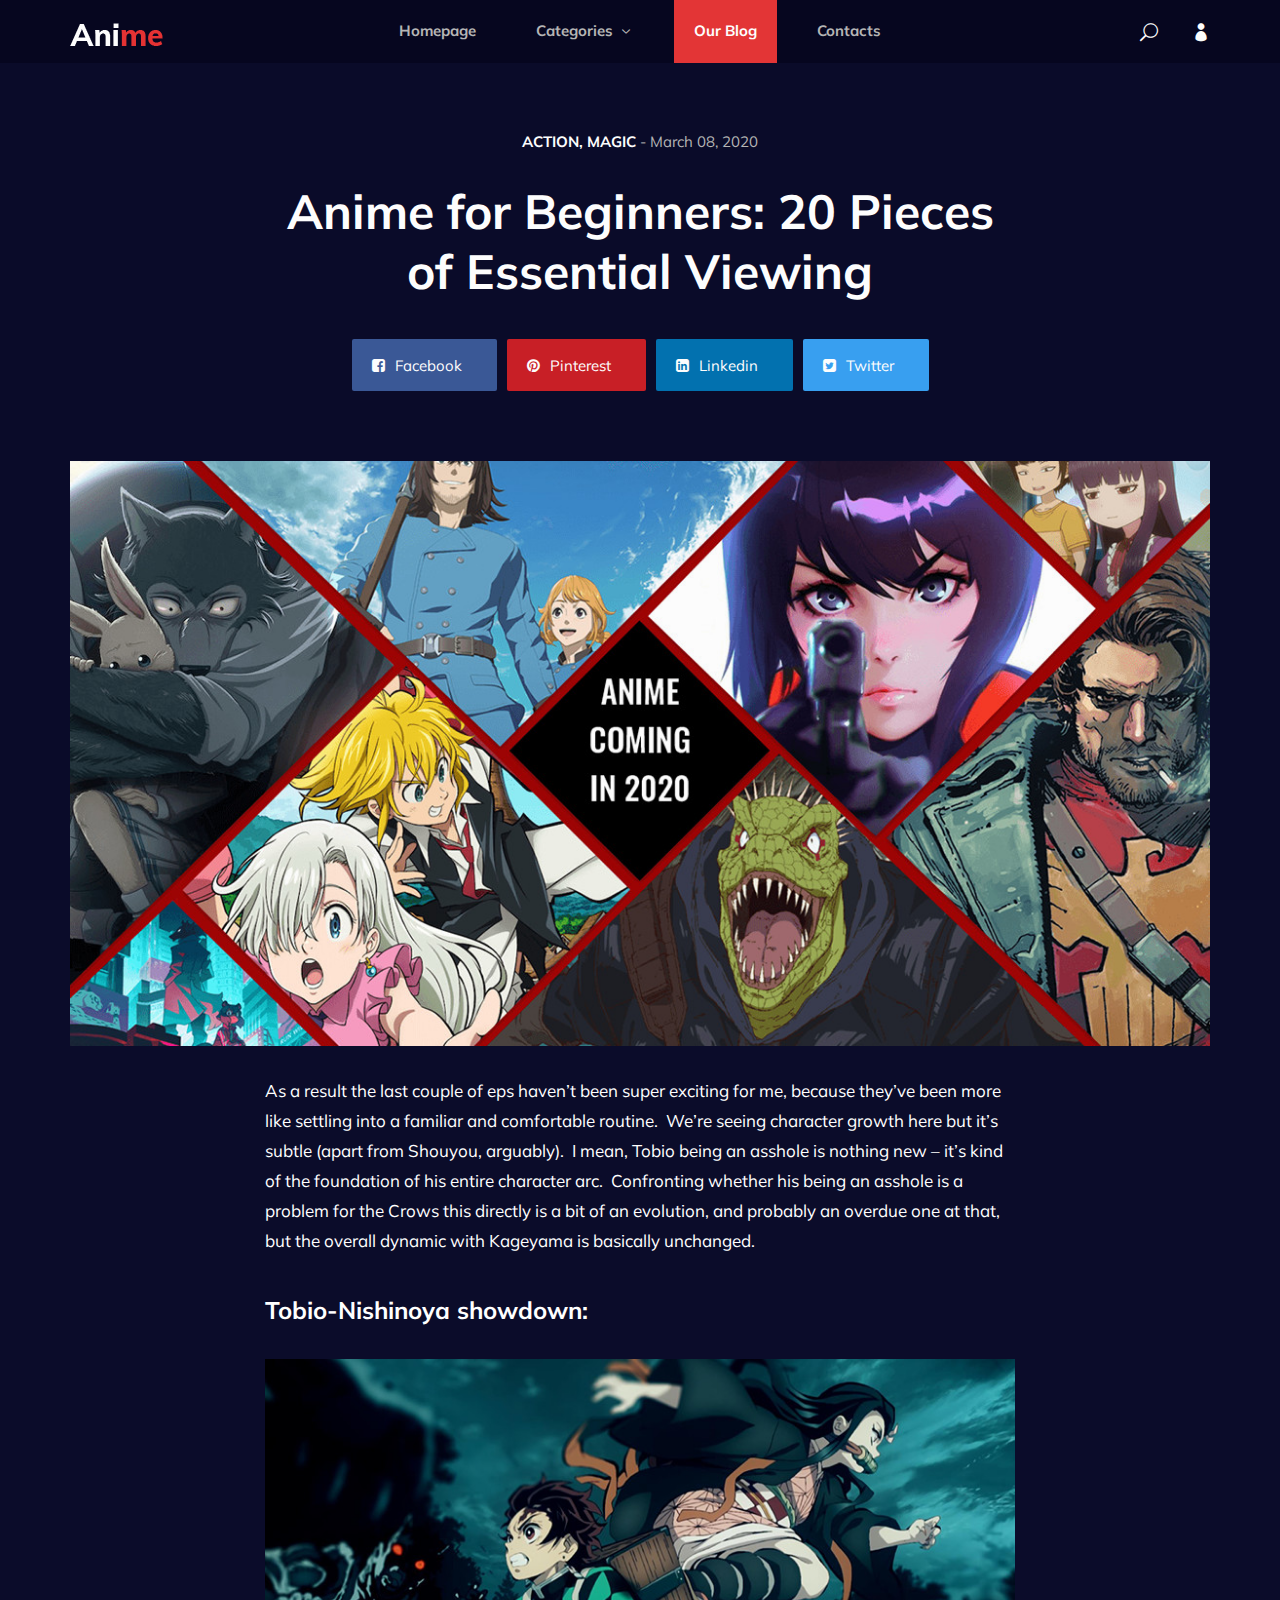
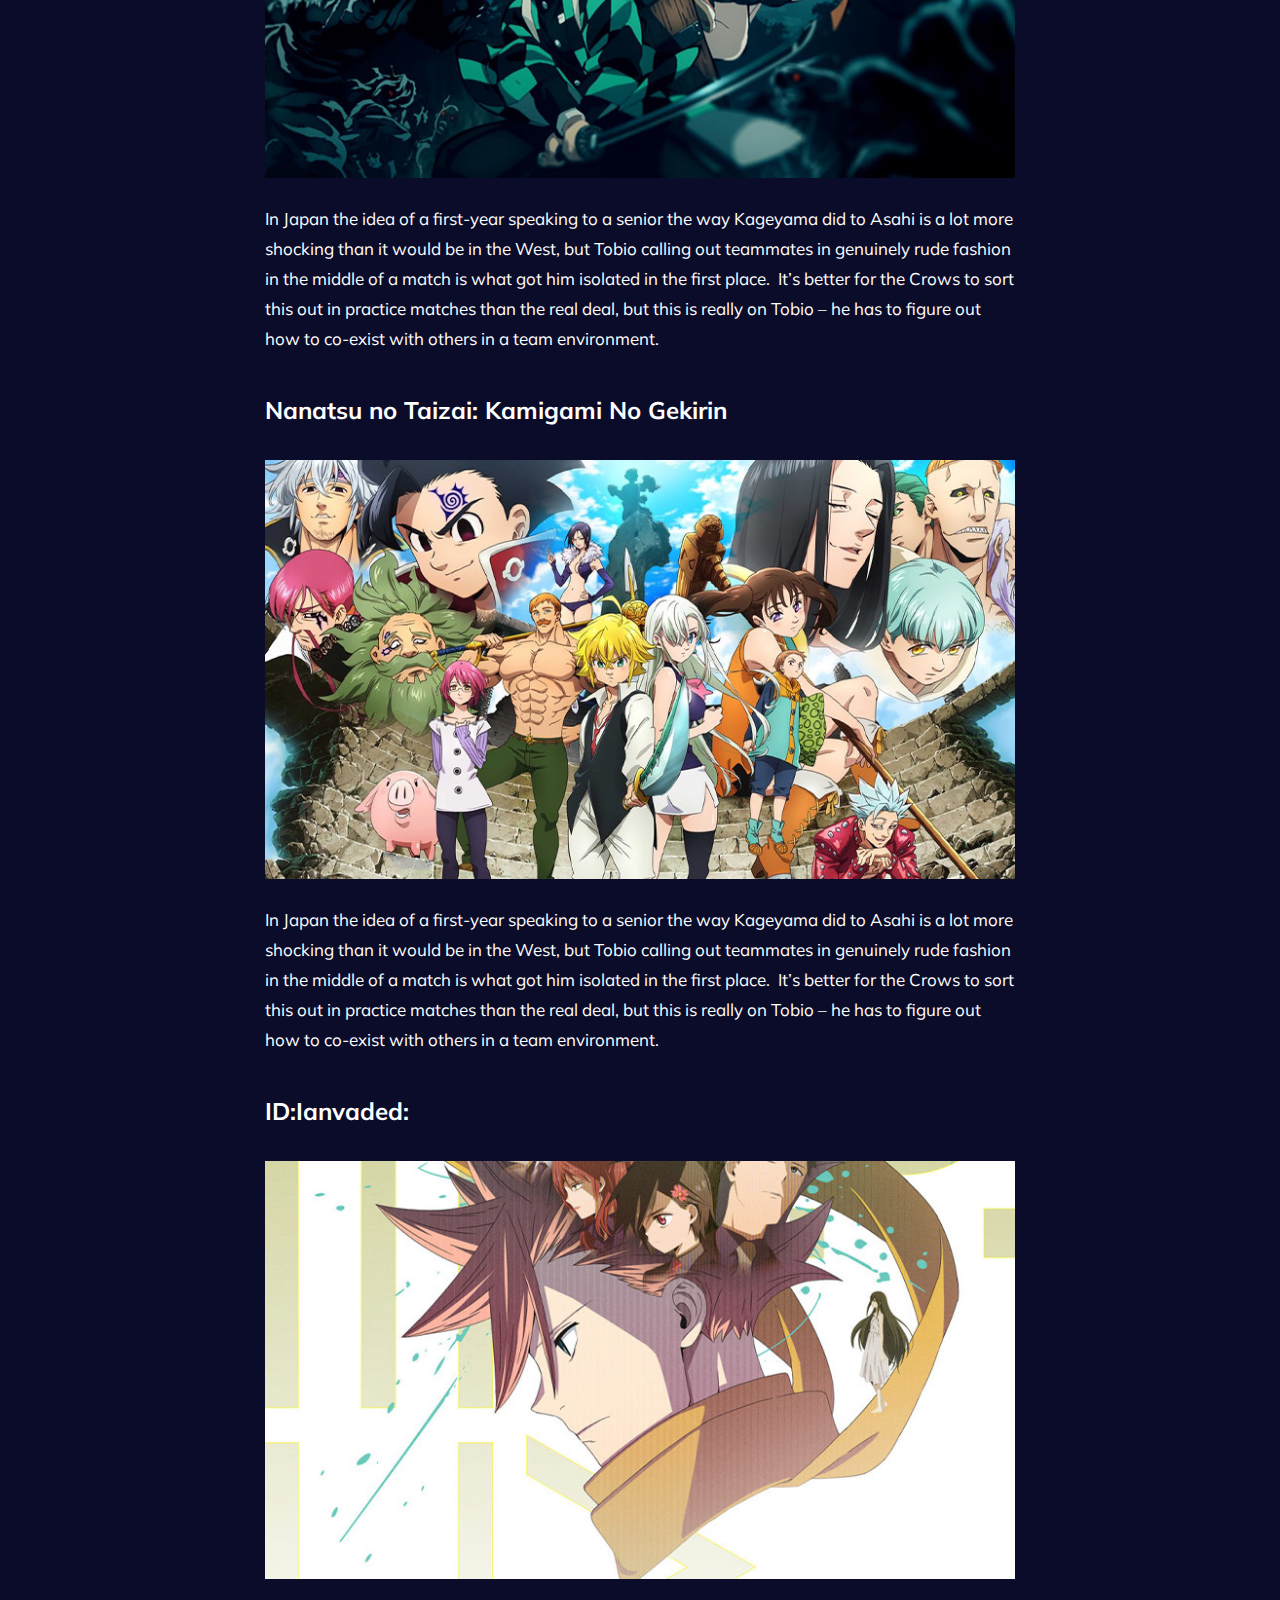
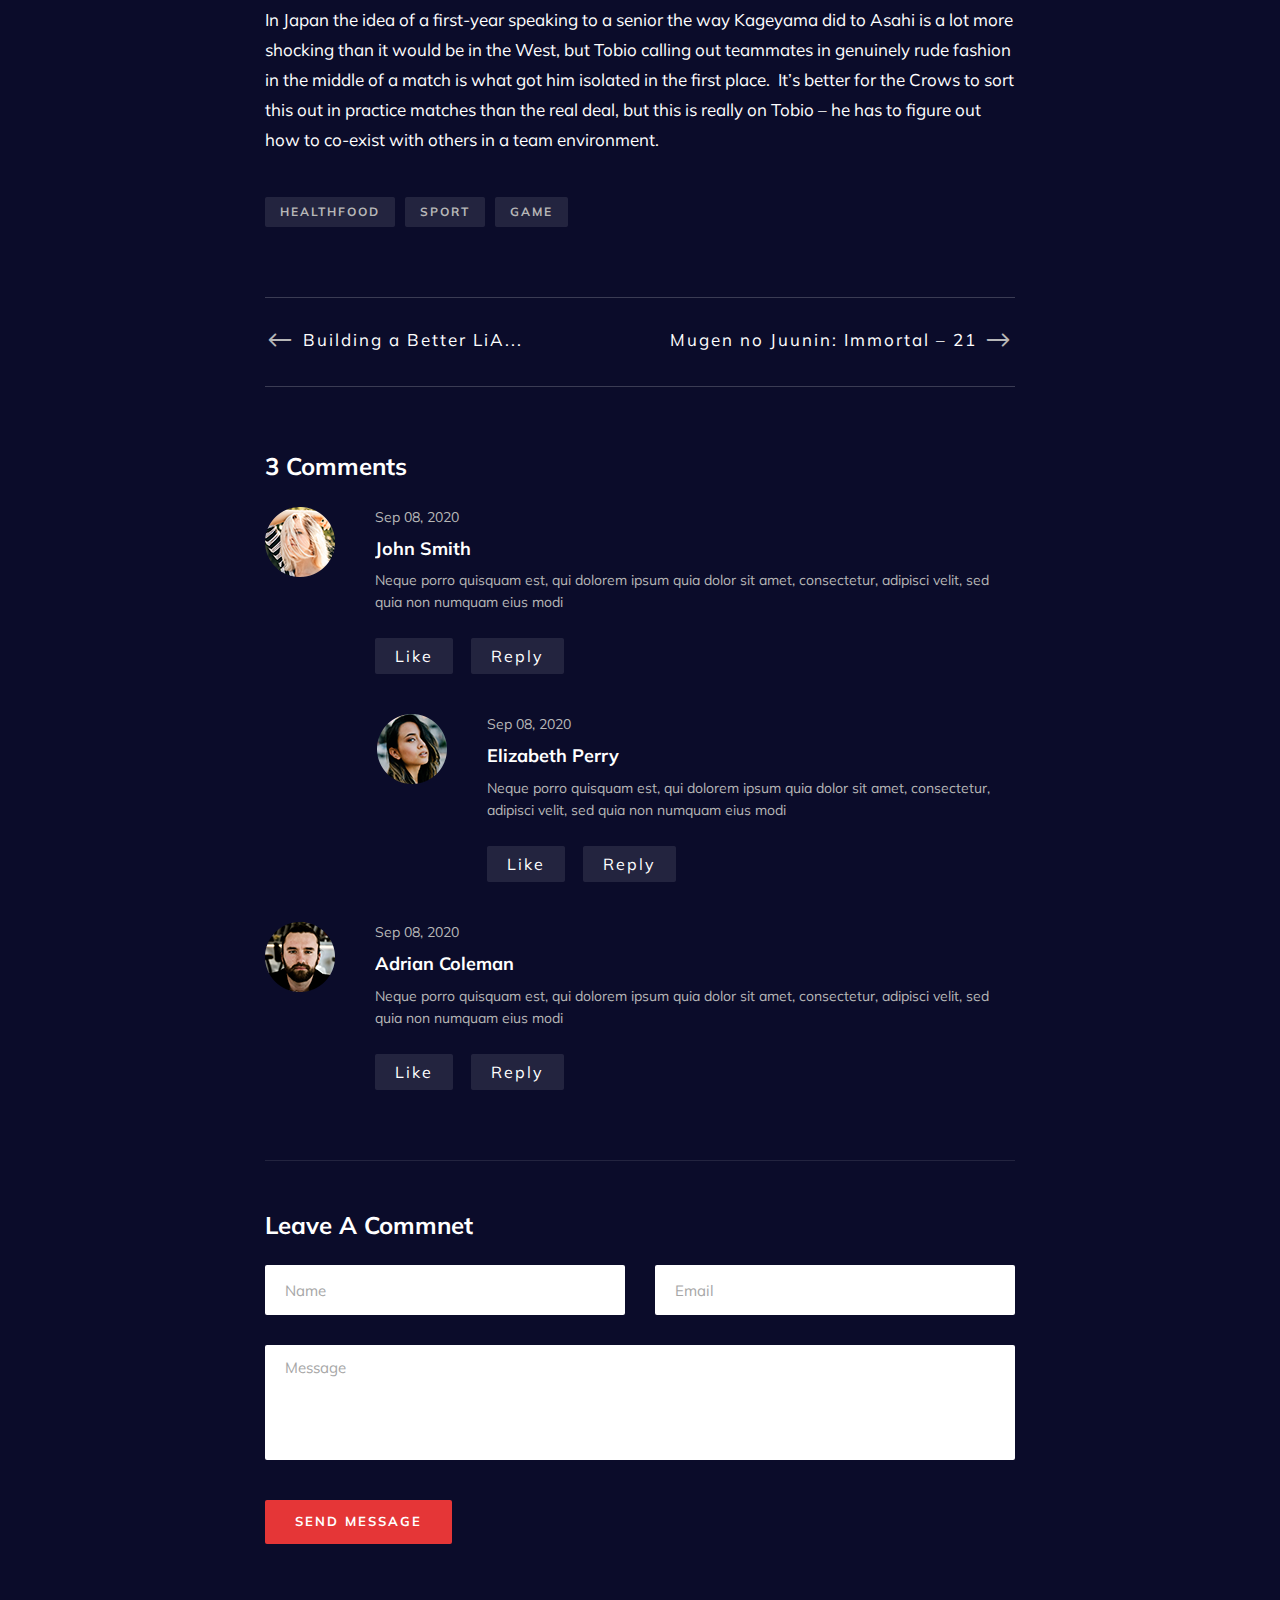
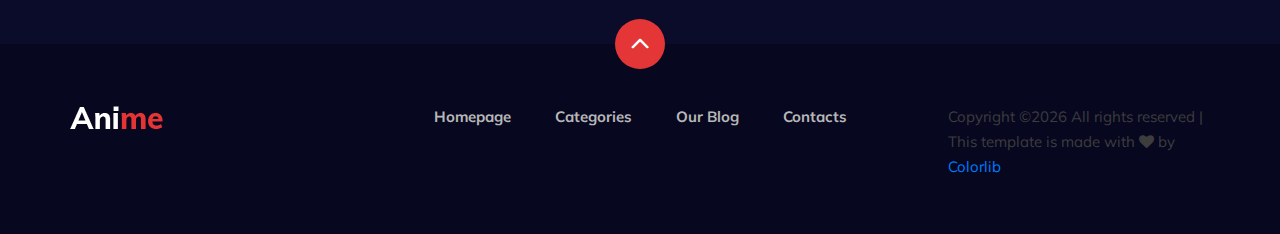
<file: blog-details.html>
<!DOCTYPE html>
<html lang="zxx">

<head>
    <meta charset="UTF-8">
    <meta name="description" content="Anime Template">
    <meta name="keywords" content="Anime, unica, creative, html">
    <meta name="viewport" content="width=device-width, initial-scale=1.0">
    <meta http-equiv="X-UA-Compatible" content="ie=edge">
    <title>Anime | Template</title>

    <!-- Google Font -->
    <link href="https://fonts.googleapis.com/css2?family=Oswald:wght@300;400;500;600;700&display=swap" rel="stylesheet">
    <link href="https://fonts.googleapis.com/css2?family=Mulish:wght@300;400;500;600;700;800;900&display=swap"
    rel="stylesheet">

    <!-- Css Styles -->
    <link rel="stylesheet" href="css/bootstrap.min.css" type="text/css">
    <link rel="stylesheet" href="css/font-awesome.min.css" type="text/css">
    <link rel="stylesheet" href="css/elegant-icons.css" type="text/css">
    <link rel="stylesheet" href="css/plyr.css" type="text/css">
    <link rel="stylesheet" href="css/nice-select.css" type="text/css">
    <link rel="stylesheet" href="css/owl.carousel.min.css" type="text/css">
    <link rel="stylesheet" href="css/slicknav.min.css" type="text/css">
    <link rel="stylesheet" href="css/style.css" type="text/css">
</head>

<body>
    <!-- Page Preloder -->
    <div id="preloder">
        <div class="loader"></div>
    </div>

    <!-- Header Section Begin -->
    <header class="header">
        <div class="container">
            <div class="row">
                <div class="col-lg-2">
                    <div class="header__logo">
                        <a href="./index.html">
                            <img src="img/logo.png" alt="">
                        </a>
                    </div>
                </div>
                <div class="col-lg-8">
                    <div class="header__nav">
                        <nav class="header__menu mobile-menu">
                            <ul>
                                <li><a href="./index.html">Homepage</a></li>
                                <li><a href="./categories.html">Categories <span class="arrow_carrot-down"></span></a>
                                    <ul class="dropdown">
                                        <li><a href="./categories.html">Categories</a></li>
                                        <li><a href="./anime-details.html">Anime Details</a></li>
                                        <li><a href="./anime-watching.html">Anime Watching</a></li>
                                        <li><a href="./blog-details.html">Blog Details</a></li>
                                        <li><a href="./signup.html">Sign Up</a></li>
                                        <li><a href="./login.html">Login</a></li>
                                    </ul>
                                </li>
                                <li class="active"><a href="./blog.html">Our Blog</a></li>
                                <li><a href="#">Contacts</a></li>
                            </ul>
                        </nav>
                    </div>
                </div>
                <div class="col-lg-2">
                    <div class="header__right">
                        <a href="#" class="search-switch"><span class="icon_search"></span></a>
                        <a href="./login.html"><span class="icon_profile"></span></a>
                    </div>
                </div>
            </div>
            <div id="mobile-menu-wrap"></div>
        </div>
    </header>
    <!-- Header End -->

    <!-- Blog Details Section Begin -->
    <section class="blog-details spad">
        <div class="container">
            <div class="row d-flex justify-content-center">
                <div class="col-lg-8">
                    <div class="blog__details__title">
                        <h6>Action, Magic <span>- March 08, 2020</span></h6>
                        <h2>Anime for Beginners: 20 Pieces of Essential Viewing</h2>
                        <div class="blog__details__social">
                            <a href="#" class="facebook"><i class="fa fa-facebook-square"></i> Facebook</a>
                            <a href="#" class="pinterest"><i class="fa fa-pinterest"></i> Pinterest</a>
                            <a href="#" class="linkedin"><i class="fa fa-linkedin-square"></i> Linkedin</a>
                            <a href="#" class="twitter"><i class="fa fa-twitter-square"></i> Twitter</a>
                        </div>
                    </div>
                </div>
                <div class="col-lg-12">
                    <div class="blog__details__pic">
                        <img src="img/blog/details/blog-details-pic.jpg" alt="">
                    </div>
                </div>
                <div class="col-lg-8">
                    <div class="blog__details__content">
                        <div class="blog__details__text">
                            <p>As a result the last couple of eps haven’t been super exciting for me, because they’ve
                                been more like settling into a familiar and comfortable routine.  We’re seeing character
                                growth here but it’s subtle (apart from Shouyou, arguably).  I mean, Tobio being an
                                asshole is nothing new – it’s kind of the foundation of his entire character arc. 
                                Confronting whether his being an asshole is a problem for the Crows this directly is a
                                bit of an evolution, and probably an overdue one at that, but the overall dynamic with
                            Kageyama is basically unchanged.</p>
                        </div>
                        <div class="blog__details__item__text">
                            <h4>Tobio-Nishinoya showdown:</h4>
                            <img src="img/blog/details/bd-item-1.jpg" alt="">
                            <p>In Japan the idea of a first-year speaking to a senior the way Kageyama did to Asahi is a
                                lot more shocking than it would be in the West, but Tobio calling out teammates in
                                genuinely rude fashion in the middle of a match is what got him isolated in the first
                                place.  It’s better for the Crows to sort this out in practice matches than the real
                                deal, but this is really on Tobio – he has to figure out how to co-exist with others in
                            a team environment.</p>
                        </div>
                        <div class="blog__details__item__text">
                            <h4>Nanatsu no Taizai: Kamigami No Gekirin</h4>
                            <img src="img/blog/details/bd-item-2.jpg" alt="">
                            <p>In Japan the idea of a first-year speaking to a senior the way Kageyama did to Asahi is a
                                lot more shocking than it would be in the West, but Tobio calling out teammates in
                                genuinely rude fashion in the middle of a match is what got him isolated in the first
                                place.  It’s better for the Crows to sort this out in practice matches than the real
                                deal, but this is really on Tobio – he has to figure out how to co-exist with others in
                            a team environment.</p>
                        </div>
                        <div class="blog__details__item__text">
                            <h4>ID:Ianvaded:</h4>
                            <img src="img/blog/details/bd-item-3.jpg" alt="">
                            <p>In Japan the idea of a first-year speaking to a senior the way Kageyama did to Asahi is a
                                lot more shocking than it would be in the West, but Tobio calling out teammates in
                                genuinely rude fashion in the middle of a match is what got him isolated in the first
                                place.  It’s better for the Crows to sort this out in practice matches than the real
                                deal, but this is really on Tobio – he has to figure out how to co-exist with others in
                            a team environment.</p>
                        </div>
                        <div class="blog__details__tags">
                            <a href="#">Healthfood</a>
                            <a href="#">Sport</a>
                            <a href="#">Game</a>
                        </div>
                        <div class="blog__details__btns">
                            <div class="row">
                                <div class="col-lg-6">
                                    <div class="blog__details__btns__item">
                                        <h5><a href="#"><span class="arrow_left"></span> Building a Better LiA...</a>
                                        </h5>
                                    </div>
                                </div>
                                <div class="col-lg-6">
                                    <div class="blog__details__btns__item next__btn">
                                        <h5><a href="#">Mugen no Juunin: Immortal – 21 <span
                                            class="arrow_right"></span></a></h5>
                                        </div>
                                    </div>
                                </div>
                            </div>
                            <div class="blog__details__comment">
                                <h4>3 Comments</h4>
                                <div class="blog__details__comment__item">
                                    <div class="blog__details__comment__item__pic">
                                        <img src="img/blog/details/comment-1.png" alt="">
                                    </div>
                                    <div class="blog__details__comment__item__text">
                                        <span>Sep 08, 2020</span>
                                        <h5>John Smith</h5>
                                        <p>Neque porro quisquam est, qui dolorem ipsum quia dolor sit amet, consectetur,
                                        adipisci velit, sed quia non numquam eius modi</p>
                                        <a href="#">Like</a>
                                        <a href="#">Reply</a>
                                    </div>
                                </div>
                                <div class="blog__details__comment__item blog__details__comment__item--reply">
                                    <div class="blog__details__comment__item__pic">
                                        <img src="img/blog/details/comment-2.png" alt="">
                                    </div>
                                    <div class="blog__details__comment__item__text">
                                        <span>Sep 08, 2020</span>
                                        <h5>Elizabeth Perry</h5>
                                        <p>Neque porro quisquam est, qui dolorem ipsum quia dolor sit amet, consectetur,
                                        adipisci velit, sed quia non numquam eius modi</p>
                                        <a href="#">Like</a>
                                        <a href="#">Reply</a>
                                    </div>
                                </div>
                                <div class="blog__details__comment__item">
                                    <div class="blog__details__comment__item__pic">
                                        <img src="img/blog/details/comment-3.png" alt="">
                                    </div>
                                    <div class="blog__details__comment__item__text">
                                        <span>Sep 08, 2020</span>
                                        <h5>Adrian Coleman</h5>
                                        <p>Neque porro quisquam est, qui dolorem ipsum quia dolor sit amet, consectetur,
                                        adipisci velit, sed quia non numquam eius modi</p>
                                        <a href="#">Like</a>
                                        <a href="#">Reply</a>
                                    </div>
                                </div>
                            </div>
                            <div class="blog__details__form">
                                <h4>Leave A Commnet</h4>
                                <form action="#">
                                    <div class="row">
                                        <div class="col-lg-6 col-md-6 col-sm-6">
                                            <input type="text" placeholder="Name">
                                        </div>
                                        <div class="col-lg-6 col-md-6 col-sm-6">
                                            <input type="text" placeholder="Email">
                                        </div>
                                        <div class="col-lg-12">
                                            <textarea placeholder="Message"></textarea>
                                            <button type="submit" class="site-btn">Send Message</button>
                                        </div>
                                    </div>
                                </form>
                            </div>
                        </div>
                    </div>
                </div>
            </div>
        </section>
        <!-- Blog Details Section End -->

        <!-- Footer Section Begin -->
        <footer class="footer">
            <div class="page-up">
                <a href="#" id="scrollToTopButton"><span class="arrow_carrot-up"></span></a>
            </div>
            <div class="container">
                <div class="row">
                    <div class="col-lg-3">
                        <div class="footer__logo">
                            <a href="./index.html"><img src="img/logo.png" alt=""></a>
                        </div>
                    </div>
                    <div class="col-lg-6">
                        <div class="footer__nav">
                            <ul>
                                <li class="active"><a href="./index.html">Homepage</a></li>
                                <li><a href="./categories.html">Categories</a></li>
                                <li><a href="./blog.html">Our Blog</a></li>
                                <li><a href="#">Contacts</a></li>
                            </ul>
                        </div>
                    </div>
                    <div class="col-lg-3">
                        <p><!-- Link back to Colorlib can't be removed. Template is licensed under CC BY 3.0. -->
                          Copyright &copy;<script>document.write(new Date().getFullYear());</script> All rights reserved | This template is made with <i class="fa fa-heart" aria-hidden="true"></i> by <a href="https://colorlib.com" target="_blank">Colorlib</a>
                          <!-- Link back to Colorlib can't be removed. Template is licensed under CC BY 3.0. --></p>

                      </div>
                  </div>
              </div>
          </footer>
          <!-- Footer Section End -->

          <!-- Search model Begin -->
          <div class="search-model">
            <div class="h-100 d-flex align-items-center justify-content-center">
                <div class="search-close-switch"><i class="icon_close"></i></div>
                <form class="search-model-form">
                    <input type="text" id="search-input" placeholder="Search here.....">
                </form>
            </div>
        </div>
        <!-- Search model end -->

        <!-- Js Plugins -->
        <script src="js/jquery-3.3.1.min.js"></script>
        <script src="js/bootstrap.min.js"></script>
        <script src="js/player.js"></script>
        <script src="js/jquery.nice-select.min.js"></script>
        <script src="js/mixitup.min.js"></script>
        <script src="js/jquery.slicknav.js"></script>
        <script src="js/owl.carousel.min.js"></script>
        <script src="js/main.js"></script>

    </body>

    </html>
</file>
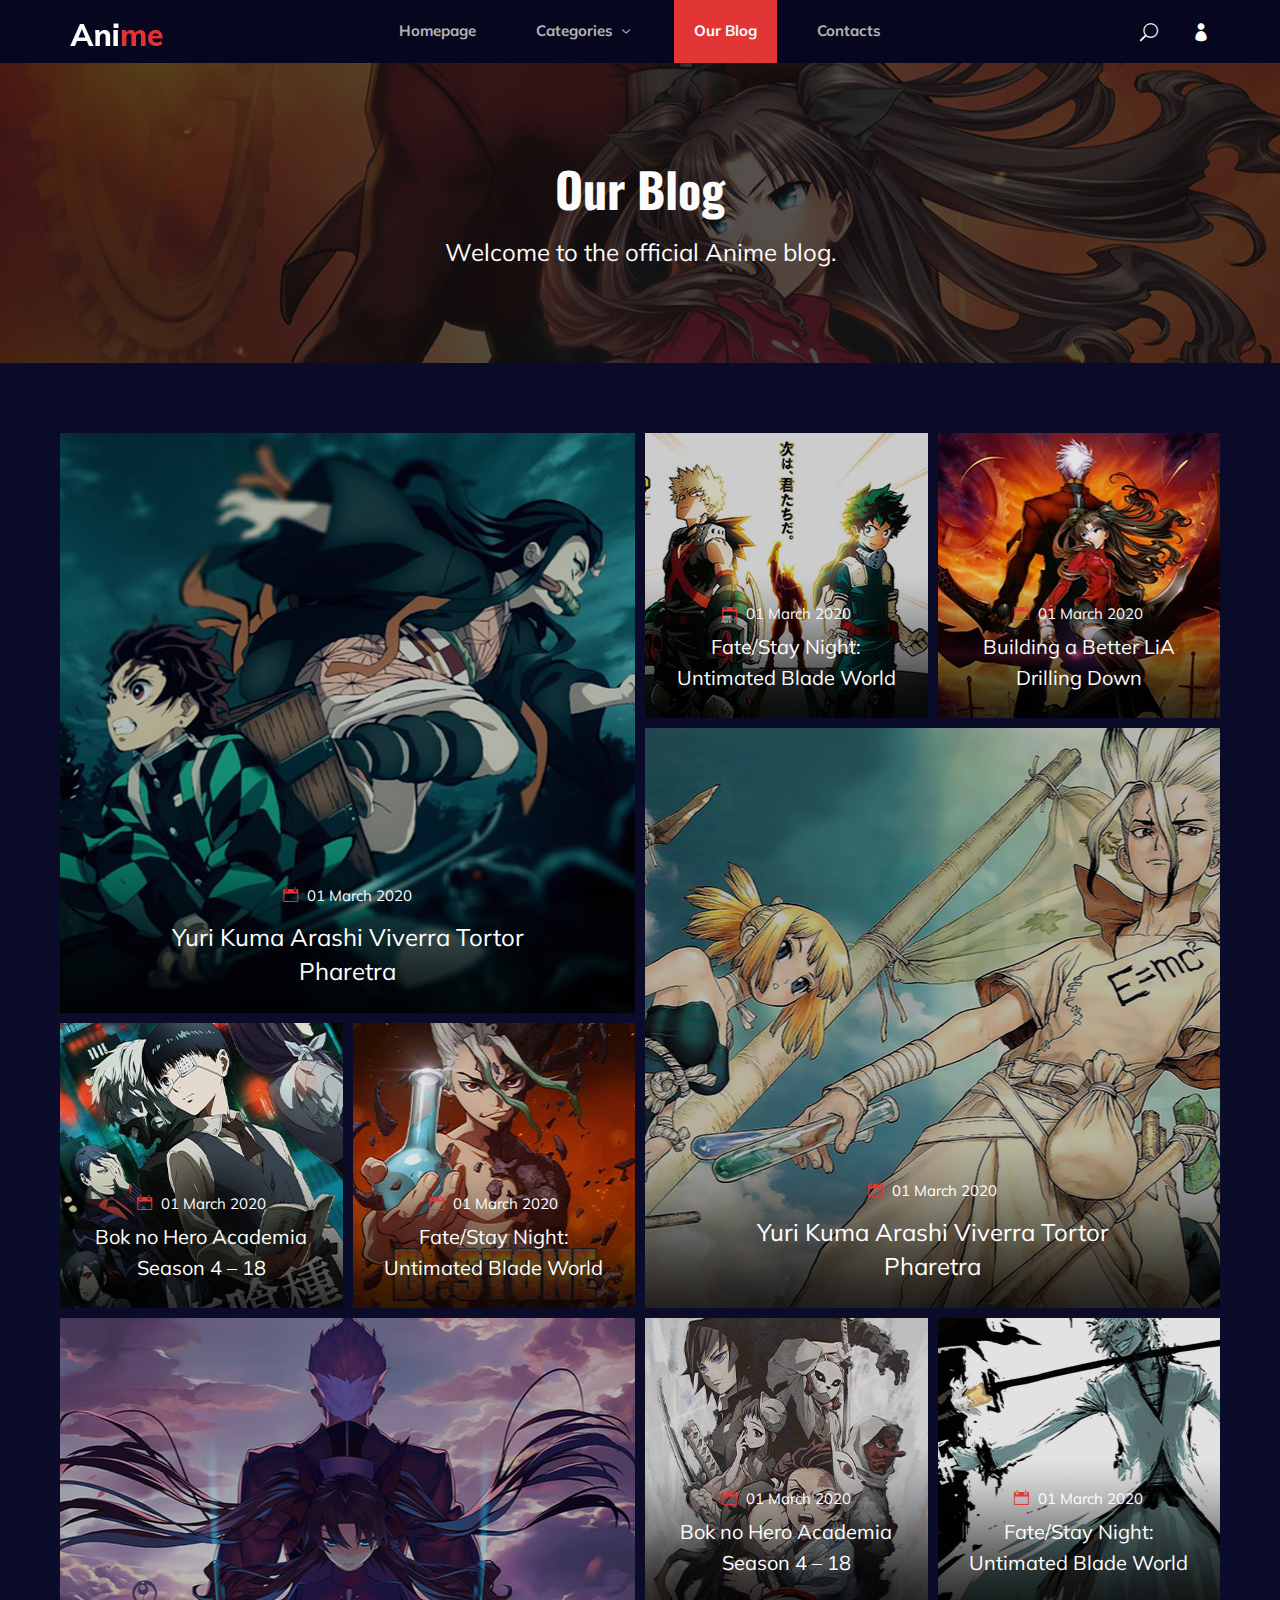
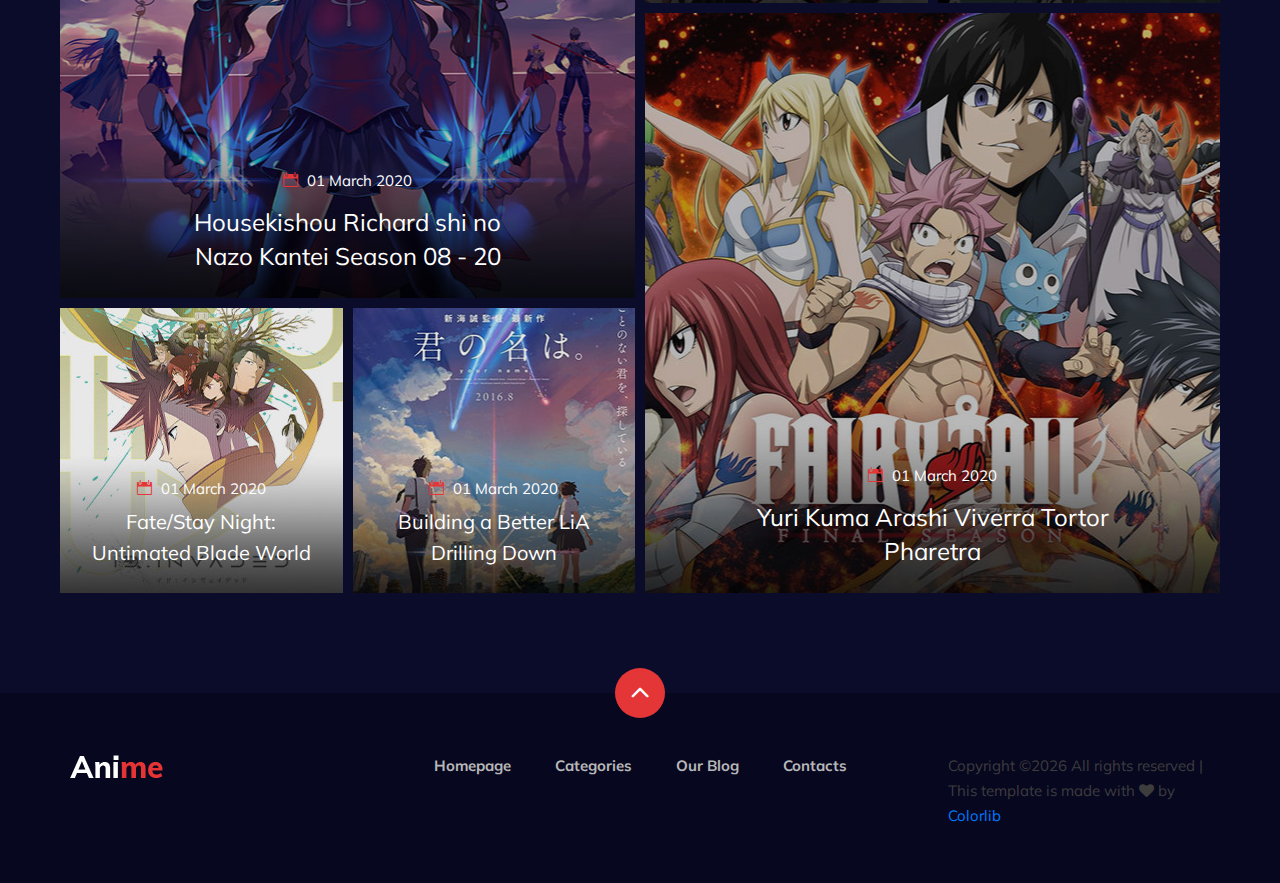
<file: blog.html>
<!DOCTYPE html>
<html lang="zxx">

<head>
    <meta charset="UTF-8">
    <meta name="description" content="Anime Template">
    <meta name="keywords" content="Anime, unica, creative, html">
    <meta name="viewport" content="width=device-width, initial-scale=1.0">
    <meta http-equiv="X-UA-Compatible" content="ie=edge">
    <title>Anime | Template</title>

    <!-- Google Font -->
    <link href="https://fonts.googleapis.com/css2?family=Oswald:wght@300;400;500;600;700&display=swap" rel="stylesheet">
    <link href="https://fonts.googleapis.com/css2?family=Mulish:wght@300;400;500;600;700;800;900&display=swap"
    rel="stylesheet">

    <!-- Css Styles -->
    <link rel="stylesheet" href="css/bootstrap.min.css" type="text/css">
    <link rel="stylesheet" href="css/font-awesome.min.css" type="text/css">
    <link rel="stylesheet" href="css/elegant-icons.css" type="text/css">
    <link rel="stylesheet" href="css/plyr.css" type="text/css">
    <link rel="stylesheet" href="css/nice-select.css" type="text/css">
    <link rel="stylesheet" href="css/owl.carousel.min.css" type="text/css">
    <link rel="stylesheet" href="css/slicknav.min.css" type="text/css">
    <link rel="stylesheet" href="css/style.css" type="text/css">
</head>

<body>
    <!-- Page Preloder -->
    <div id="preloder">
        <div class="loader"></div>
    </div>

    <!-- Header Section Begin -->
    <header class="header">
        <div class="container">
            <div class="row">
                <div class="col-lg-2">
                    <div class="header__logo">
                        <a href="./index.html">
                            <img src="img/logo.png" alt="">
                        </a>
                    </div>
                </div>
                <div class="col-lg-8">
                    <div class="header__nav">
                        <nav class="header__menu mobile-menu">
                            <ul>
                                <li><a href="./index.html">Homepage</a></li>
                                <li><a href="./categories.html">Categories <span class="arrow_carrot-down"></span></a>
                                    <ul class="dropdown">
                                        <li><a href="./categories.html">Categories</a></li>
                                        <li><a href="./anime-details.html">Anime Details</a></li>
                                        <li><a href="./anime-watching.html">Anime Watching</a></li>
                                        <li><a href="./blog-details.html">Blog Details</a></li>
                                        <li><a href="./signup.html">Sign Up</a></li>
                                        <li><a href="./login.html">Login</a></li>
                                    </ul>
                                </li>
                                <li class="active"><a href="./blog.html">Our Blog</a></li>
                                <li><a href="#">Contacts</a></li>
                            </ul>
                        </nav>
                    </div>
                </div>
                <div class="col-lg-2">
                    <div class="header__right">
                        <a href="#" class="search-switch"><span class="icon_search"></span></a>
                        <a href="./login.html"><span class="icon_profile"></span></a>
                    </div>
                </div>
            </div>
            <div id="mobile-menu-wrap"></div>
        </div>
    </header>
    <!-- Header End -->

    <!-- Normal Breadcrumb Begin -->
    <section class="normal-breadcrumb set-bg" data-setbg="img/normal-breadcrumb.jpg">
        <div class="container">
            <div class="row">
                <div class="col-lg-12 text-center">
                    <div class="normal__breadcrumb__text">
                        <h2>Our Blog</h2>
                        <p>Welcome to the official Anime blog.</p>
                    </div>
                </div>
            </div>
        </div>
    </section>
    <!-- Normal Breadcrumb End -->

    <!-- Blog Section Begin -->
    <section class="blog spad">
        <div class="container">
            <div class="row">
                <div class="col-lg-6">
                    <div class="row">
                        <div class="col-lg-12">
                            <div class="blog__item set-bg" data-setbg="img/blog/blog-1.jpg">
                                <div class="blog__item__text">
                                    <p><span class="icon_calendar"></span> 01 March 2020</p>
                                    <h4><a href="#">Yuri Kuma Arashi Viverra Tortor Pharetra</a></h4>
                                </div>
                            </div>
                        </div>
                        <div class="col-lg-6 col-md-6 col-sm-6">
                            <div class="blog__item small__item set-bg" data-setbg="img/blog/blog-4.jpg">
                                <div class="blog__item__text">
                                    <p><span class="icon_calendar"></span> 01 March 2020</p>
                                    <h4><a href="#">Bok no Hero Academia Season 4 – 18</a></h4>
                                </div>
                            </div>
                        </div>
                        <div class="col-lg-6 col-md-6 col-sm-6">
                            <div class="blog__item small__item set-bg" data-setbg="img/blog/blog-5.jpg">
                                <div class="blog__item__text">
                                    <p><span class="icon_calendar"></span> 01 March 2020</p>
                                    <h4><a href="#">Fate/Stay Night: Untimated Blade World</a></h4>
                                </div>
                            </div>
                        </div>
                        <div class="col-lg-12">
                            <div class="blog__item set-bg" data-setbg="img/blog/blog-7.jpg">
                                <div class="blog__item__text">
                                    <p><span class="icon_calendar"></span> 01 March 2020</p>
                                    <h4><a href="#">Housekishou Richard shi no Nazo Kantei Season 08 - 20</a></h4>
                                </div>
                            </div>
                        </div>
                        <div class="col-lg-6 col-md-6 col-sm-6">
                            <div class="blog__item small__item set-bg" data-setbg="img/blog/blog-10.jpg">
                                <div class="blog__item__text">
                                    <p><span class="icon_calendar"></span> 01 March 2020</p>
                                    <h4><a href="#">Fate/Stay Night: Untimated Blade World</a></h4>
                                </div>
                            </div>
                        </div>
                        <div class="col-lg-6 col-md-6 col-sm-6">
                            <div class="blog__item small__item set-bg" data-setbg="img/blog/blog-11.jpg">
                                <div class="blog__item__text">
                                    <p><span class="icon_calendar"></span> 01 March 2020</p>
                                    <h4><a href="#">Building a Better LiA Drilling Down</a></h4>
                                </div>
                            </div>
                        </div>
                    </div>
                </div>
                <div class="col-lg-6">
                    <div class="row">
                        <div class="col-lg-6 col-md-6 col-sm-6">
                            <div class="blog__item small__item set-bg" data-setbg="img/blog/blog-2.jpg">
                                <div class="blog__item__text">
                                    <p><span class="icon_calendar"></span> 01 March 2020</p>
                                    <h4><a href="#">Fate/Stay Night: Untimated Blade World</a></h4>
                                </div>
                            </div>
                        </div>
                        <div class="col-lg-6 col-md-6 col-sm-6">
                            <div class="blog__item small__item set-bg" data-setbg="img/blog/blog-3.jpg">
                                <div class="blog__item__text">
                                    <p><span class="icon_calendar"></span> 01 March 2020</p>
                                    <h4><a href="#">Building a Better LiA Drilling Down</a></h4>
                                </div>
                            </div>
                        </div>
                        <div class="col-lg-12">
                            <div class="blog__item set-bg" data-setbg="img/blog/blog-6.jpg">
                                <div class="blog__item__text">
                                    <p><span class="icon_calendar"></span> 01 March 2020</p>
                                    <h4><a href="#">Yuri Kuma Arashi Viverra Tortor Pharetra</a></h4>
                                </div>
                            </div>
                        </div>
                        <div class="col-lg-6 col-md-6 col-sm-6">
                            <div class="blog__item small__item set-bg" data-setbg="img/blog/blog-8.jpg">
                                <div class="blog__item__text">
                                    <p><span class="icon_calendar"></span> 01 March 2020</p>
                                    <h4><a href="#">Bok no Hero Academia Season 4 – 18</a></h4>
                                </div>
                            </div>
                        </div>
                        <div class="col-lg-6 col-md-6 col-sm-6">
                            <div class="blog__item small__item set-bg" data-setbg="img/blog/blog-9.jpg">
                                <div class="blog__item__text">
                                    <p><span class="icon_calendar"></span> 01 March 2020</p>
                                    <h4><a href="#">Fate/Stay Night: Untimated Blade World</a></h4>
                                </div>
                            </div>
                        </div>
                        <div class="col-lg-12">
                            <div class="blog__item set-bg" data-setbg="img/blog/blog-12.jpg">
                                <div class="blog__item__text">
                                    <p><span class="icon_calendar"></span> 01 March 2020</p>
                                    <h4><a href="#">Yuri Kuma Arashi Viverra Tortor Pharetra</a></h4>
                                </div>
                            </div>
                        </div>
                    </div>
                </div>
            </div>
        </div>
    </section>
    <!-- Blog Section End -->

    <!-- Footer Section Begin -->
    <footer class="footer">
        <div class="page-up">
            <a href="#" id="scrollToTopButton"><span class="arrow_carrot-up"></span></a>
        </div>
        <div class="container">
            <div class="row">
                <div class="col-lg-3">
                    <div class="footer__logo">
                        <a href="./index.html"><img src="img/logo.png" alt=""></a>
                    </div>
                </div>
                <div class="col-lg-6">
                    <div class="footer__nav">
                        <ul>
                            <li class="active"><a href="./index.html">Homepage</a></li>
                            <li><a href="./categories.html">Categories</a></li>
                            <li><a href="./blog.html">Our Blog</a></li>
                            <li><a href="#">Contacts</a></li>
                        </ul>
                    </div>
                </div>
                <div class="col-lg-3">
                    <p><!-- Link back to Colorlib can't be removed. Template is licensed under CC BY 3.0. -->
                      Copyright &copy;<script>document.write(new Date().getFullYear());</script> All rights reserved | This template is made with <i class="fa fa-heart" aria-hidden="true"></i> by <a href="https://colorlib.com" target="_blank">Colorlib</a>
                      <!-- Link back to Colorlib can't be removed. Template is licensed under CC BY 3.0. --></p>

                  </div>
              </div>
          </div>
      </footer>
      <!-- Footer Section End -->

      <!-- Search model Begin -->
      <div class="search-model">
        <div class="h-100 d-flex align-items-center justify-content-center">
            <div class="search-close-switch"><i class="icon_close"></i></div>
            <form class="search-model-form">
                <input type="text" id="search-input" placeholder="Search here.....">
            </form>
        </div>
    </div>
    <!-- Search model end -->

    <!-- Js Plugins -->
    <script src="js/jquery-3.3.1.min.js"></script>
    <script src="js/bootstrap.min.js"></script>
    <script src="js/player.js"></script>
    <script src="js/jquery.nice-select.min.js"></script>
    <script src="js/mixitup.min.js"></script>
    <script src="js/jquery.slicknav.js"></script>
    <script src="js/owl.carousel.min.js"></script>
    <script src="js/main.js"></script>

</body>

</html>
</file>
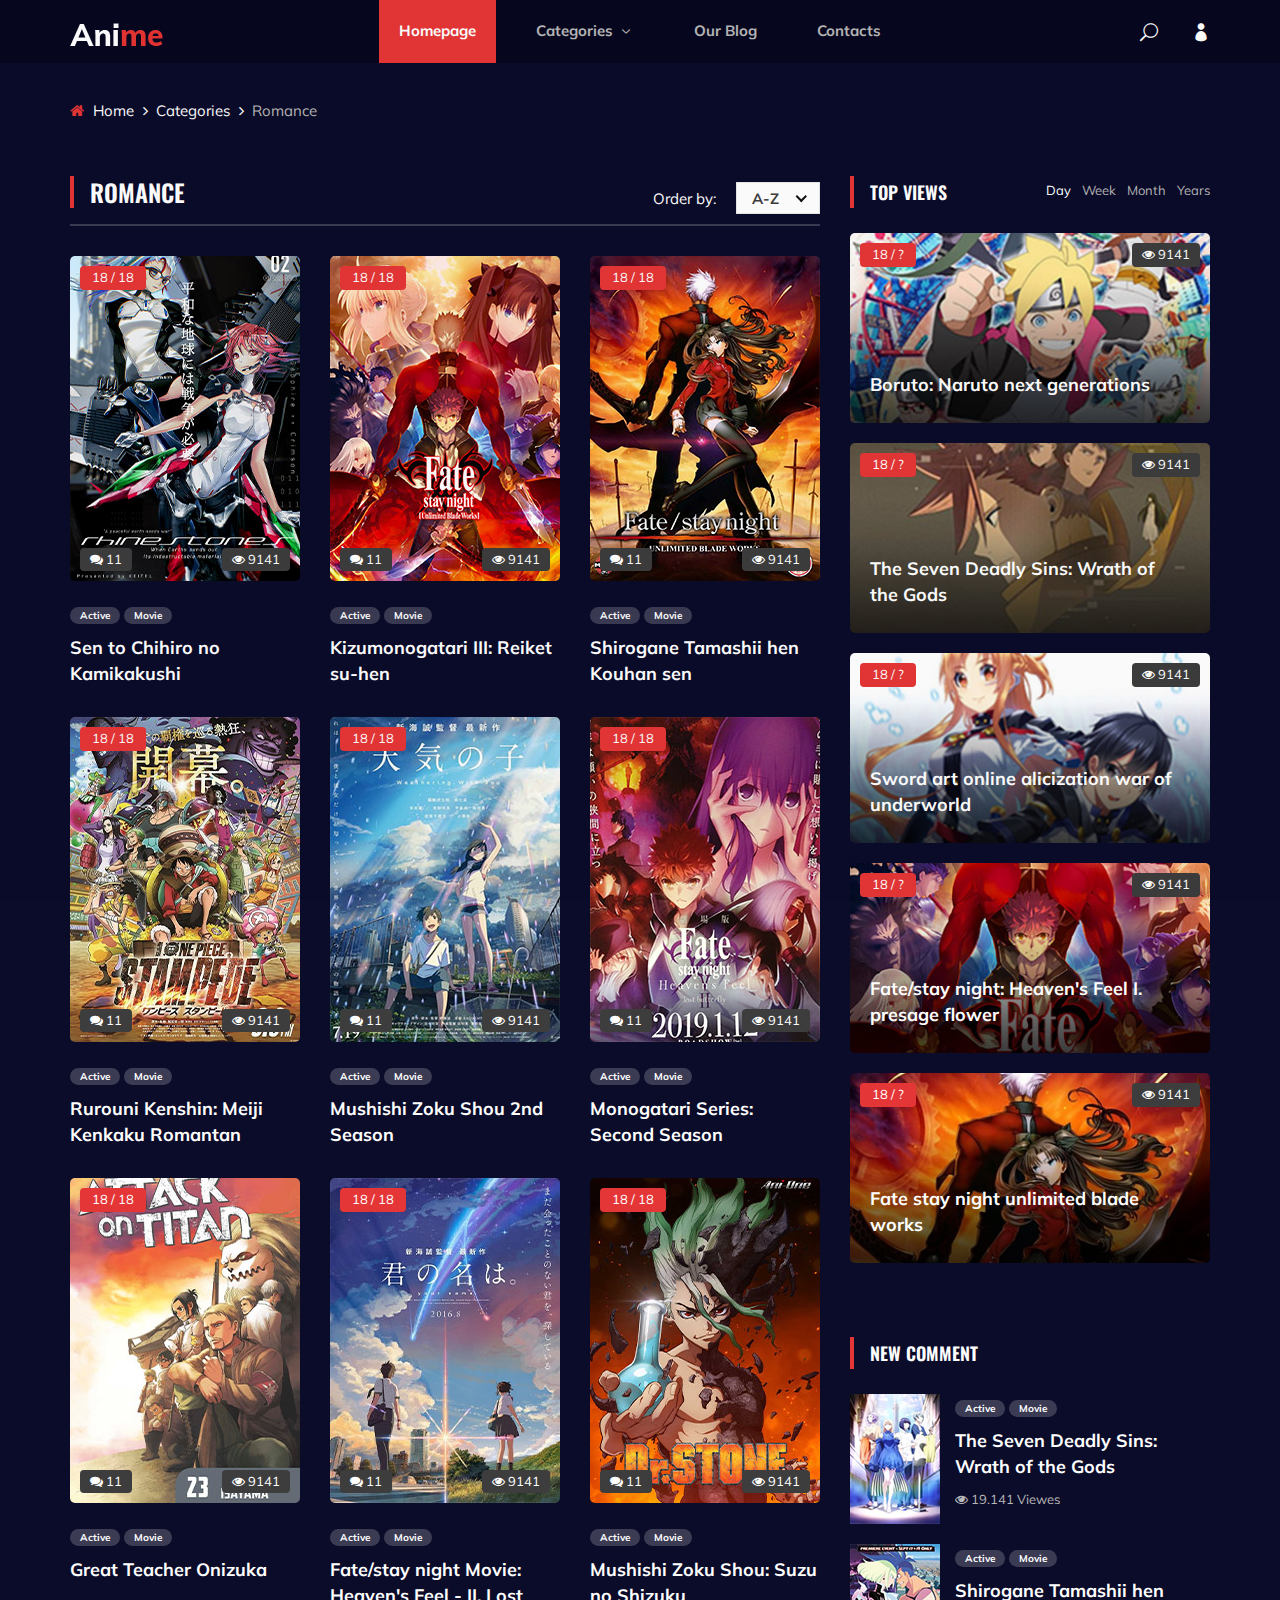
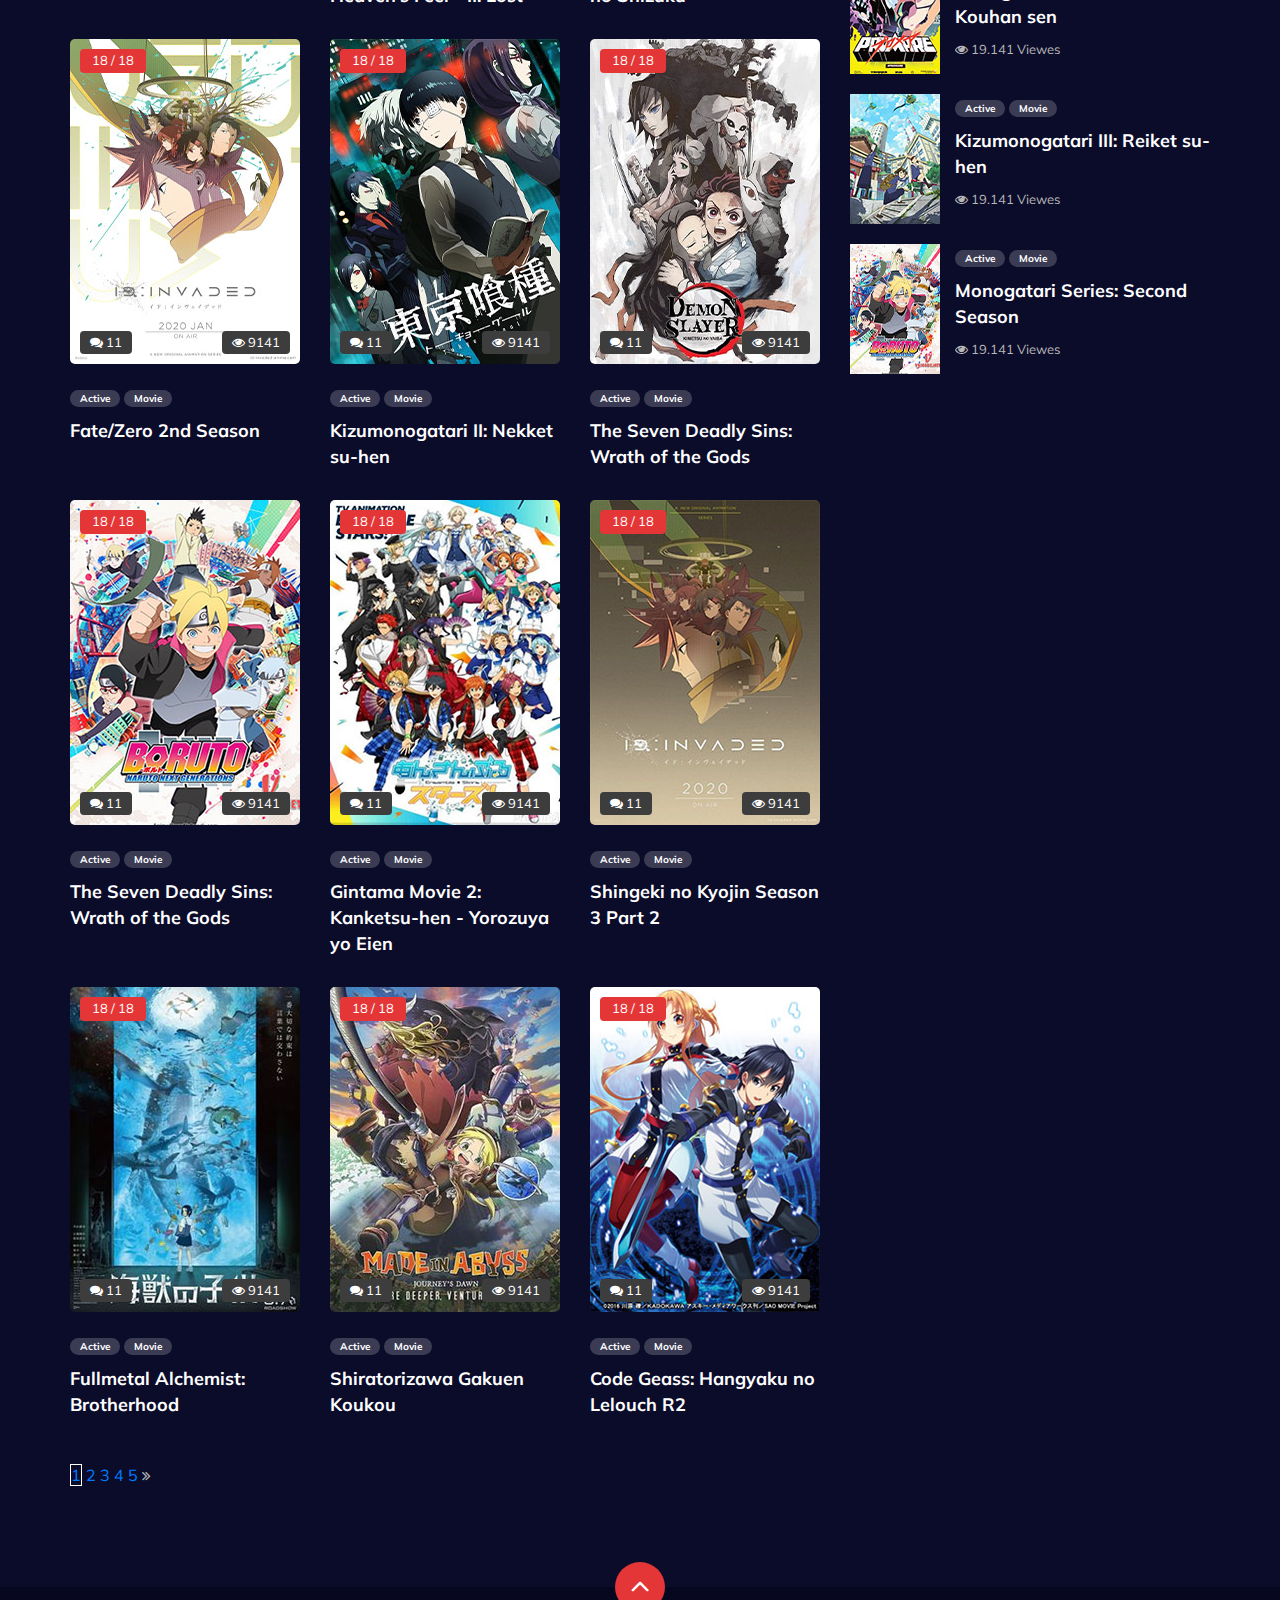
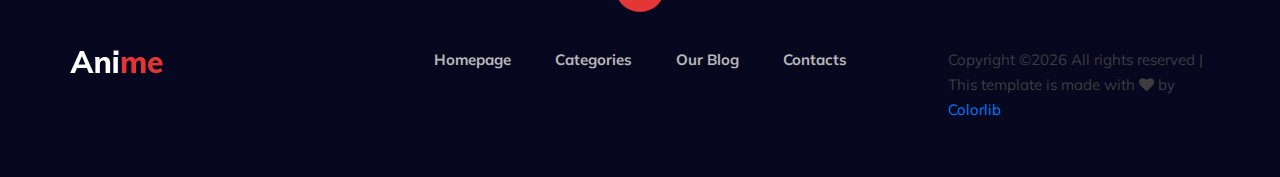
<file: categories.html>
<!DOCTYPE html>
<html lang="zxx">

<head>
    <meta charset="UTF-8">
    <meta name="description" content="Anime Template">
    <meta name="keywords" content="Anime, unica, creative, html">
    <meta name="viewport" content="width=device-width, initial-scale=1.0">
    <meta http-equiv="X-UA-Compatible" content="ie=edge">
    <title>Anime | Template</title>

    <!-- Google Font -->
    <link href="https://fonts.googleapis.com/css2?family=Oswald:wght@300;400;500;600;700&display=swap" rel="stylesheet">
    <link href="https://fonts.googleapis.com/css2?family=Mulish:wght@300;400;500;600;700;800;900&display=swap"
    rel="stylesheet">

    <!-- Css Styles -->
    <link rel="stylesheet" href="css/bootstrap.min.css" type="text/css">
    <link rel="stylesheet" href="css/font-awesome.min.css" type="text/css">
    <link rel="stylesheet" href="css/elegant-icons.css" type="text/css">
    <link rel="stylesheet" href="css/plyr.css" type="text/css">
    <link rel="stylesheet" href="css/nice-select.css" type="text/css">
    <link rel="stylesheet" href="css/owl.carousel.min.css" type="text/css">
    <link rel="stylesheet" href="css/slicknav.min.css" type="text/css">
    <link rel="stylesheet" href="css/style.css" type="text/css">
</head>

<body>
    <!-- Page Preloder -->
    <div id="preloder">
        <div class="loader"></div>
    </div>

    <!-- Header Section Begin -->
    <header class="header">
        <div class="container">
            <div class="row">
                <div class="col-lg-2">
                    <div class="header__logo">
                        <a href="./index.html">
                            <img src="img/logo.png" alt="">
                        </a>
                    </div>
                </div>
                <div class="col-lg-8">
                    <div class="header__nav">
                        <nav class="header__menu mobile-menu">
                            <ul>
                                <li class="active"><a href="./index.html">Homepage</a></li>
                                <li><a href="./categories.html">Categories <span class="arrow_carrot-down"></span></a>
                                    <ul class="dropdown">
                                        <li><a href="./categories.html">Categories</a></li>
                                        <li><a href="./anime-details.html">Anime Details</a></li>
                                        <li><a href="./anime-watching.html">Anime Watching</a></li>
                                        <li><a href="./blog-details.html">Blog Details</a></li>
                                        <li><a href="./signup.html">Sign Up</a></li>
                                        <li><a href="./login.html">Login</a></li>
                                    </ul>
                                </li>
                                <li><a href="./blog.html">Our Blog</a></li>
                                <li><a href="#">Contacts</a></li>
                            </ul>
                        </nav>
                    </div>
                </div>
                <div class="col-lg-2">
                    <div class="header__right">
                        <a href="#" class="search-switch"><span class="icon_search"></span></a>
                        <a href="./login.html"><span class="icon_profile"></span></a>
                    </div>
                </div>
            </div>
            <div id="mobile-menu-wrap"></div>
        </div>
    </header>
    <!-- Header End -->

    <!-- Breadcrumb Begin -->
    <div class="breadcrumb-option">
        <div class="container">
            <div class="row">
                <div class="col-lg-12">
                    <div class="breadcrumb__links">
                        <a href="./index.html"><i class="fa fa-home"></i> Home</a>
                        <a href="./categories.html">Categories</a>
                        <span>Romance</span>
                    </div>
                </div>
            </div>
        </div>
    </div>
    <!-- Breadcrumb End -->

    <!-- Product Section Begin -->
    <section class="product-page spad">
        <div class="container">
            <div class="row">
                <div class="col-lg-8">
                    <div class="product__page__content">
                        <div class="product__page__title">
                            <div class="row">
                                <div class="col-lg-8 col-md-8 col-sm-6">
                                    <div class="section-title">
                                        <h4>Romance</h4>
                                    </div>
                                </div>
                                <div class="col-lg-4 col-md-4 col-sm-6">
                                    <div class="product__page__filter">
                                        <p>Order by:</p>
                                        <select>
                                            <option value="">A-Z</option>
                                            <option value="">1-10</option>
                                            <option value="">10-50</option>
                                        </select>
                                    </div>
                                </div>
                            </div>
                        </div>
                        <div class="row">
                            <div class="col-lg-4 col-md-6 col-sm-6">
                                <div class="product__item">
                                    <div class="product__item__pic set-bg" data-setbg="img/popular/popular-1.jpg">
                                        <div class="ep">18 / 18</div>
                                        <div class="comment"><i class="fa fa-comments"></i> 11</div>
                                        <div class="view"><i class="fa fa-eye"></i> 9141</div>
                                    </div>
                                    <div class="product__item__text">
                                        <ul>
                                            <li>Active</li>
                                            <li>Movie</li>
                                        </ul>
                                        <h5><a href="#">Sen to Chihiro no Kamikakushi</a></h5>
                                    </div>
                                </div>
                            </div>
                            <div class="col-lg-4 col-md-6 col-sm-6">
                                <div class="product__item">
                                    <div class="product__item__pic set-bg" data-setbg="img/popular/popular-2.jpg">
                                        <div class="ep">18 / 18</div>
                                        <div class="comment"><i class="fa fa-comments"></i> 11</div>
                                        <div class="view"><i class="fa fa-eye"></i> 9141</div>
                                    </div>
                                    <div class="product__item__text">
                                        <ul>
                                            <li>Active</li>
                                            <li>Movie</li>
                                        </ul>
                                        <h5><a href="#">Kizumonogatari III: Reiket su-hen</a></h5>
                                    </div>
                                </div>
                            </div>
                            <div class="col-lg-4 col-md-6 col-sm-6">
                                <div class="product__item">
                                    <div class="product__item__pic set-bg" data-setbg="img/popular/popular-3.jpg">
                                        <div class="ep">18 / 18</div>
                                        <div class="comment"><i class="fa fa-comments"></i> 11</div>
                                        <div class="view"><i class="fa fa-eye"></i> 9141</div>
                                    </div>
                                    <div class="product__item__text">
                                        <ul>
                                            <li>Active</li>
                                            <li>Movie</li>
                                        </ul>
                                        <h5><a href="#">Shirogane Tamashii hen Kouhan sen</a></h5>
                                    </div>
                                </div>
                            </div>
                            <div class="col-lg-4 col-md-6 col-sm-6">
                                <div class="product__item">
                                    <div class="product__item__pic set-bg" data-setbg="img/popular/popular-4.jpg">
                                        <div class="ep">18 / 18</div>
                                        <div class="comment"><i class="fa fa-comments"></i> 11</div>
                                        <div class="view"><i class="fa fa-eye"></i> 9141</div>
                                    </div>
                                    <div class="product__item__text">
                                        <ul>
                                            <li>Active</li>
                                            <li>Movie</li>
                                        </ul>
                                        <h5><a href="#">Rurouni Kenshin: Meiji Kenkaku Romantan</a></h5>
                                    </div>
                                </div>
                            </div>
                            <div class="col-lg-4 col-md-6 col-sm-6">
                                <div class="product__item">
                                    <div class="product__item__pic set-bg" data-setbg="img/popular/popular-5.jpg">
                                        <div class="ep">18 / 18</div>
                                        <div class="comment"><i class="fa fa-comments"></i> 11</div>
                                        <div class="view"><i class="fa fa-eye"></i> 9141</div>
                                    </div>
                                    <div class="product__item__text">
                                        <ul>
                                            <li>Active</li>
                                            <li>Movie</li>
                                        </ul>
                                        <h5><a href="#">Mushishi Zoku Shou 2nd Season</a></h5>
                                    </div>
                                </div>
                            </div>
                            <div class="col-lg-4 col-md-6 col-sm-6">
                                <div class="product__item">
                                    <div class="product__item__pic set-bg" data-setbg="img/popular/popular-6.jpg">
                                        <div class="ep">18 / 18</div>
                                        <div class="comment"><i class="fa fa-comments"></i> 11</div>
                                        <div class="view"><i class="fa fa-eye"></i> 9141</div>
                                    </div>
                                    <div class="product__item__text">
                                        <ul>
                                            <li>Active</li>
                                            <li>Movie</li>
                                        </ul>
                                        <h5><a href="#">Monogatari Series: Second Season</a></h5>
                                    </div>
                                </div>
                            </div>
                            <div class="col-lg-4 col-md-6 col-sm-6">
                                <div class="product__item">
                                    <div class="product__item__pic set-bg" data-setbg="img/recent/recent-1.jpg">
                                        <div class="ep">18 / 18</div>
                                        <div class="comment"><i class="fa fa-comments"></i> 11</div>
                                        <div class="view"><i class="fa fa-eye"></i> 9141</div>
                                    </div>
                                    <div class="product__item__text">
                                        <ul>
                                            <li>Active</li>
                                            <li>Movie</li>
                                        </ul>
                                        <h5><a href="#">Great Teacher Onizuka</a></h5>
                                    </div>
                                </div>
                            </div>
                            <div class="col-lg-4 col-md-6 col-sm-6">
                                <div class="product__item">
                                    <div class="product__item__pic set-bg" data-setbg="img/recent/recent-2.jpg">
                                        <div class="ep">18 / 18</div>
                                        <div class="comment"><i class="fa fa-comments"></i> 11</div>
                                        <div class="view"><i class="fa fa-eye"></i> 9141</div>
                                    </div>
                                    <div class="product__item__text">
                                        <ul>
                                            <li>Active</li>
                                            <li>Movie</li>
                                        </ul>
                                        <h5><a href="#">Fate/stay night Movie: Heaven's Feel - II. Lost</a></h5>
                                    </div>
                                </div>
                            </div>
                            <div class="col-lg-4 col-md-6 col-sm-6">
                                <div class="product__item">
                                    <div class="product__item__pic set-bg" data-setbg="img/recent/recent-3.jpg">
                                        <div class="ep">18 / 18</div>
                                        <div class="comment"><i class="fa fa-comments"></i> 11</div>
                                        <div class="view"><i class="fa fa-eye"></i> 9141</div>
                                    </div>
                                    <div class="product__item__text">
                                        <ul>
                                            <li>Active</li>
                                            <li>Movie</li>
                                        </ul>
                                        <h5><a href="#">Mushishi Zoku Shou: Suzu no Shizuku</a></h5>
                                    </div>
                                </div>
                            </div>
                            <div class="col-lg-4 col-md-6 col-sm-6">
                                <div class="product__item">
                                    <div class="product__item__pic set-bg" data-setbg="img/recent/recent-4.jpg">
                                        <div class="ep">18 / 18</div>
                                        <div class="comment"><i class="fa fa-comments"></i> 11</div>
                                        <div class="view"><i class="fa fa-eye"></i> 9141</div>
                                    </div>
                                    <div class="product__item__text">
                                        <ul>
                                            <li>Active</li>
                                            <li>Movie</li>
                                        </ul>
                                        <h5><a href="#">Fate/Zero 2nd Season</a></h5>
                                    </div>
                                </div>
                            </div>
                            <div class="col-lg-4 col-md-6 col-sm-6">
                                <div class="product__item">
                                    <div class="product__item__pic set-bg" data-setbg="img/recent/recent-5.jpg">
                                        <div class="ep">18 / 18</div>
                                        <div class="comment"><i class="fa fa-comments"></i> 11</div>
                                        <div class="view"><i class="fa fa-eye"></i> 9141</div>
                                    </div>
                                    <div class="product__item__text">
                                        <ul>
                                            <li>Active</li>
                                            <li>Movie</li>
                                        </ul>
                                        <h5><a href="#">Kizumonogatari II: Nekket su-hen</a></h5>
                                    </div>
                                </div>
                            </div>
                            <div class="col-lg-4 col-md-6 col-sm-6">
                                <div class="product__item">
                                    <div class="product__item__pic set-bg" data-setbg="img/recent/recent-6.jpg">
                                        <div class="ep">18 / 18</div>
                                        <div class="comment"><i class="fa fa-comments"></i> 11</div>
                                        <div class="view"><i class="fa fa-eye"></i> 9141</div>
                                    </div>
                                    <div class="product__item__text">
                                        <ul>
                                            <li>Active</li>
                                            <li>Movie</li>
                                        </ul>
                                        <h5><a href="#">The Seven Deadly Sins: Wrath of the Gods</a></h5>
                                    </div>
                                </div>
                            </div>
                            <div class="col-lg-4 col-md-6 col-sm-6">
                                <div class="product__item">
                                    <div class="product__item__pic set-bg" data-setbg="img/trending/trend-1.jpg">
                                        <div class="ep">18 / 18</div>
                                        <div class="comment"><i class="fa fa-comments"></i> 11</div>
                                        <div class="view"><i class="fa fa-eye"></i> 9141</div>
                                    </div>
                                    <div class="product__item__text">
                                        <ul>
                                            <li>Active</li>
                                            <li>Movie</li>
                                        </ul>
                                        <h5><a href="#">The Seven Deadly Sins: Wrath of the Gods</a></h5>
                                    </div>
                                </div>
                            </div>
                            <div class="col-lg-4 col-md-6 col-sm-6">
                                <div class="product__item">
                                    <div class="product__item__pic set-bg" data-setbg="img/trending/trend-2.jpg">
                                        <div class="ep">18 / 18</div>
                                        <div class="comment"><i class="fa fa-comments"></i> 11</div>
                                        <div class="view"><i class="fa fa-eye"></i> 9141</div>
                                    </div>
                                    <div class="product__item__text">
                                        <ul>
                                            <li>Active</li>
                                            <li>Movie</li>
                                        </ul>
                                        <h5><a href="#">Gintama Movie 2: Kanketsu-hen - Yorozuya yo Eien</a></h5>
                                    </div>
                                </div>
                            </div>
                            <div class="col-lg-4 col-md-6 col-sm-6">
                                <div class="product__item">
                                    <div class="product__item__pic set-bg" data-setbg="img/trending/trend-3.jpg">
                                        <div class="ep">18 / 18</div>
                                        <div class="comment"><i class="fa fa-comments"></i> 11</div>
                                        <div class="view"><i class="fa fa-eye"></i> 9141</div>
                                    </div>
                                    <div class="product__item__text">
                                        <ul>
                                            <li>Active</li>
                                            <li>Movie</li>
                                        </ul>
                                        <h5><a href="#">Shingeki no Kyojin Season 3 Part 2</a></h5>
                                    </div>
                                </div>
                            </div>
                            <div class="col-lg-4 col-md-6 col-sm-6">
                                <div class="product__item">
                                    <div class="product__item__pic set-bg" data-setbg="img/trending/trend-4.jpg">
                                        <div class="ep">18 / 18</div>
                                        <div class="comment"><i class="fa fa-comments"></i> 11</div>
                                        <div class="view"><i class="fa fa-eye"></i> 9141</div>
                                    </div>
                                    <div class="product__item__text">
                                        <ul>
                                            <li>Active</li>
                                            <li>Movie</li>
                                        </ul>
                                        <h5><a href="#">Fullmetal Alchemist: Brotherhood</a></h5>
                                    </div>
                                </div>
                            </div>
                            <div class="col-lg-4 col-md-6 col-sm-6">
                                <div class="product__item">
                                    <div class="product__item__pic set-bg" data-setbg="img/trending/trend-5.jpg">
                                        <div class="ep">18 / 18</div>
                                        <div class="comment"><i class="fa fa-comments"></i> 11</div>
                                        <div class="view"><i class="fa fa-eye"></i> 9141</div>
                                    </div>
                                    <div class="product__item__text">
                                        <ul>
                                            <li>Active</li>
                                            <li>Movie</li>
                                        </ul>
                                        <h5><a href="#">Shiratorizawa Gakuen Koukou</a></h5>
                                    </div>
                                </div>
                            </div>
                            <div class="col-lg-4 col-md-6 col-sm-6">
                                <div class="product__item">
                                    <div class="product__item__pic set-bg" data-setbg="img/trending/trend-6.jpg">
                                        <div class="ep">18 / 18</div>
                                        <div class="comment"><i class="fa fa-comments"></i> 11</div>
                                        <div class="view"><i class="fa fa-eye"></i> 9141</div>
                                    </div>
                                    <div class="product__item__text">
                                        <ul>
                                            <li>Active</li>
                                            <li>Movie</li>
                                        </ul>
                                        <h5><a href="#">Code Geass: Hangyaku no Lelouch R2</a></h5>
                                    </div>
                                </div>
                            </div>
                        </div>
                    </div>
                    <div class="product__pagination">
                        <a href="#" class="current-page">1</a>
                        <a href="#">2</a>
                        <a href="#">3</a>
                        <a href="#">4</a>
                        <a href="#">5</a>
                        <a href="#"><i class="fa fa-angle-double-right"></i></a>
                    </div>
                </div>
                <div class="col-lg-4 col-md-6 col-sm-8">
                    <div class="product__sidebar">
                        <div class="product__sidebar__view">
                            <div class="section-title">
                                <h5>Top Views</h5>
                            </div>
                            <ul class="filter__controls">
                                <li class="active" data-filter="*">Day</li>
                                <li data-filter=".week">Week</li>
                                <li data-filter=".month">Month</li>
                                <li data-filter=".years">Years</li>
                            </ul>
                            <div class="filter__gallery">
                                <div class="product__sidebar__view__item set-bg mix day years"
                                data-setbg="img/sidebar/tv-1.jpg">
                                <div class="ep">18 / ?</div>
                                <div class="view"><i class="fa fa-eye"></i> 9141</div>
                                <h5><a href="#">Boruto: Naruto next generations</a></h5>
                            </div>
                            <div class="product__sidebar__view__item set-bg mix month week"
                            data-setbg="img/sidebar/tv-2.jpg">
                            <div class="ep">18 / ?</div>
                            <div class="view"><i class="fa fa-eye"></i> 9141</div>
                            <h5><a href="#">The Seven Deadly Sins: Wrath of the Gods</a></h5>
                        </div>
                        <div class="product__sidebar__view__item set-bg mix week years"
                        data-setbg="img/sidebar/tv-3.jpg">
                        <div class="ep">18 / ?</div>
                        <div class="view"><i class="fa fa-eye"></i> 9141</div>
                        <h5><a href="#">Sword art online alicization war of underworld</a></h5>
                    </div>
                    <div class="product__sidebar__view__item set-bg mix years month"
                    data-setbg="img/sidebar/tv-4.jpg">
                    <div class="ep">18 / ?</div>
                    <div class="view"><i class="fa fa-eye"></i> 9141</div>
                    <h5><a href="#">Fate/stay night: Heaven's Feel I. presage flower</a></h5>
                </div>
                <div class="product__sidebar__view__item set-bg mix day"
                data-setbg="img/sidebar/tv-5.jpg">
                <div class="ep">18 / ?</div>
                <div class="view"><i class="fa fa-eye"></i> 9141</div>
                <h5><a href="#">Fate stay night unlimited blade works</a></h5>
            </div>
        </div>
    </div>
    <div class="product__sidebar__comment">
        <div class="section-title">
            <h5>New Comment</h5>
        </div>
        <div class="product__sidebar__comment__item">
            <div class="product__sidebar__comment__item__pic">
                <img src="img/sidebar/comment-1.jpg" alt="">
            </div>
            <div class="product__sidebar__comment__item__text">
                <ul>
                    <li>Active</li>
                    <li>Movie</li>
                </ul>
                <h5><a href="#">The Seven Deadly Sins: Wrath of the Gods</a></h5>
                <span><i class="fa fa-eye"></i> 19.141 Viewes</span>
            </div>
        </div>
        <div class="product__sidebar__comment__item">
            <div class="product__sidebar__comment__item__pic">
                <img src="img/sidebar/comment-2.jpg" alt="">
            </div>
            <div class="product__sidebar__comment__item__text">
                <ul>
                    <li>Active</li>
                    <li>Movie</li>
                </ul>
                <h5><a href="#">Shirogane Tamashii hen Kouhan sen</a></h5>
                <span><i class="fa fa-eye"></i> 19.141 Viewes</span>
            </div>
        </div>
        <div class="product__sidebar__comment__item">
            <div class="product__sidebar__comment__item__pic">
                <img src="img/sidebar/comment-3.jpg" alt="">
            </div>
            <div class="product__sidebar__comment__item__text">
                <ul>
                    <li>Active</li>
                    <li>Movie</li>
                </ul>
                <h5><a href="#">Kizumonogatari III: Reiket su-hen</a></h5>
                <span><i class="fa fa-eye"></i> 19.141 Viewes</span>
            </div>
        </div>
        <div class="product__sidebar__comment__item">
            <div class="product__sidebar__comment__item__pic">
                <img src="img/sidebar/comment-4.jpg" alt="">
            </div>
            <div class="product__sidebar__comment__item__text">
                <ul>
                    <li>Active</li>
                    <li>Movie</li>
                </ul>
                <h5><a href="#">Monogatari Series: Second Season</a></h5>
                <span><i class="fa fa-eye"></i> 19.141 Viewes</span>
            </div>
        </div>
    </div>
</div>
</div>
</div>
</div>
</section>
<!-- Product Section End -->

<!-- Footer Section Begin -->
<footer class="footer">
    <div class="page-up">
        <a href="#" id="scrollToTopButton"><span class="arrow_carrot-up"></span></a>
    </div>
    <div class="container">
        <div class="row">
            <div class="col-lg-3">
                <div class="footer__logo">
                    <a href="./index.html"><img src="img/logo.png" alt=""></a>
                </div>
            </div>
            <div class="col-lg-6">
                <div class="footer__nav">
                    <ul>
                        <li class="active"><a href="./index.html">Homepage</a></li>
                        <li><a href="./categories.html">Categories</a></li>
                        <li><a href="./blog.html">Our Blog</a></li>
                        <li><a href="#">Contacts</a></li>
                    </ul>
                </div>
            </div>
            <div class="col-lg-3">
                <p><!-- Link back to Colorlib can't be removed. Template is licensed under CC BY 3.0. -->
                  Copyright &copy;<script>document.write(new Date().getFullYear());</script> All rights reserved | This template is made with <i class="fa fa-heart" aria-hidden="true"></i> by <a href="https://colorlib.com" target="_blank">Colorlib</a>
                  <!-- Link back to Colorlib can't be removed. Template is licensed under CC BY 3.0. --></p>

              </div>
          </div>
      </div>
  </footer>
  <!-- Footer Section End -->

  <!-- Search model Begin -->
  <div class="search-model">
    <div class="h-100 d-flex align-items-center justify-content-center">
        <div class="search-close-switch"><i class="icon_close"></i></div>
        <form class="search-model-form">
            <input type="text" id="search-input" placeholder="Search here.....">
        </form>
    </div>
</div>
<!-- Search model end -->

<!-- Js Plugins -->
<script src="js/jquery-3.3.1.min.js"></script>
<script src="js/bootstrap.min.js"></script>
<script src="js/player.js"></script>
<script src="js/jquery.nice-select.min.js"></script>
<script src="js/mixitup.min.js"></script>
<script src="js/jquery.slicknav.js"></script>
<script src="js/owl.carousel.min.js"></script>
<script src="js/main.js"></script>

</body>

</html>
</file>
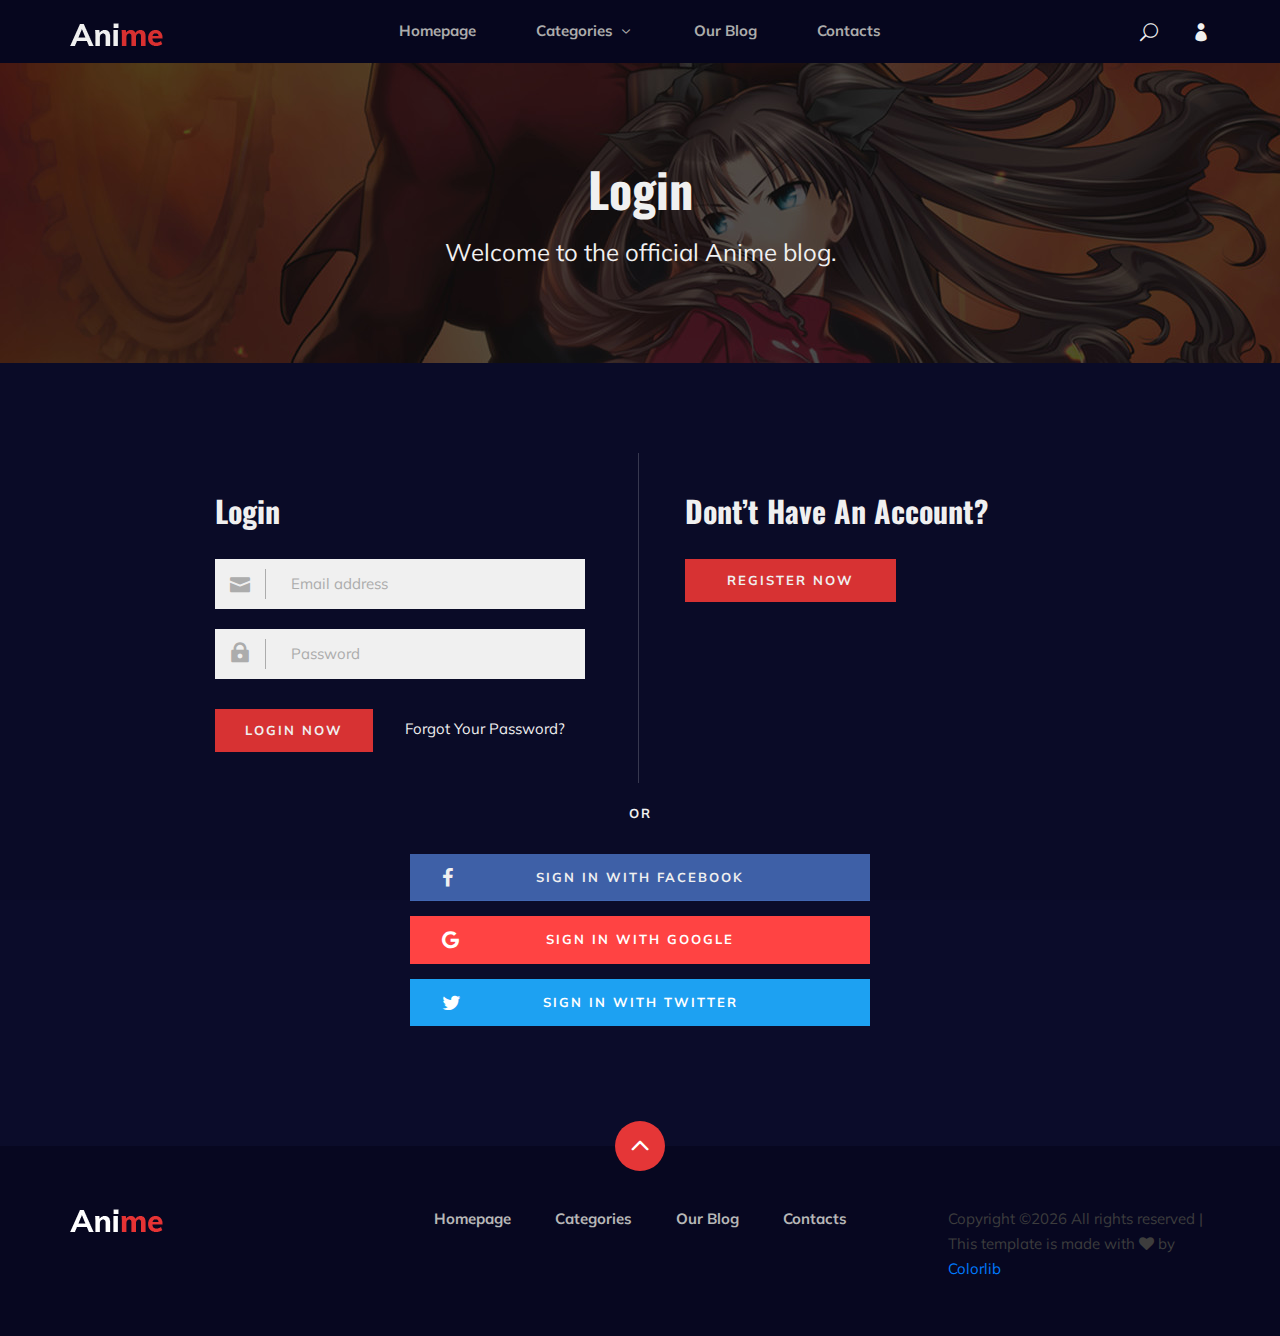
<file: login.html>
<!DOCTYPE html>
<html lang="zxx">

<head>
    <meta charset="UTF-8">
    <meta name="description" content="Anime Template">
    <meta name="keywords" content="Anime, unica, creative, html">
    <meta name="viewport" content="width=device-width, initial-scale=1.0">
    <meta http-equiv="X-UA-Compatible" content="ie=edge">
    <title>Anime | Template</title>

    <!-- Google Font -->
    <link href="https://fonts.googleapis.com/css2?family=Oswald:wght@300;400;500;600;700&display=swap" rel="stylesheet">
    <link href="https://fonts.googleapis.com/css2?family=Mulish:wght@300;400;500;600;700;800;900&display=swap"
    rel="stylesheet">

    <!-- Css Styles -->
    <link rel="stylesheet" href="css/bootstrap.min.css" type="text/css">
    <link rel="stylesheet" href="css/font-awesome.min.css" type="text/css">
    <link rel="stylesheet" href="css/elegant-icons.css" type="text/css">
    <link rel="stylesheet" href="css/plyr.css" type="text/css">
    <link rel="stylesheet" href="css/nice-select.css" type="text/css">
    <link rel="stylesheet" href="css/owl.carousel.min.css" type="text/css">
    <link rel="stylesheet" href="css/slicknav.min.css" type="text/css">
    <link rel="stylesheet" href="css/style.css" type="text/css">
</head>

<body>
    <!-- Page Preloder -->
    <div id="preloder">
        <div class="loader"></div>
    </div>

    <!-- Header Section Begin -->
    <header class="header">
        <div class="container">
            <div class="row">
                <div class="col-lg-2">
                    <div class="header__logo">
                        <a href="./index.html">
                            <img src="img/logo.png" alt="">
                        </a>
                    </div>
                </div>
                <div class="col-lg-8">
                    <div class="header__nav">
                        <nav class="header__menu mobile-menu">
                            <ul>
                                <li><a href="./index.html">Homepage</a></li>
                                <li><a href="./categories.html">Categories <span class="arrow_carrot-down"></span></a>
                                    <ul class="dropdown">
                                        <li><a href="./categories.html">Categories</a></li>
                                        <li><a href="./anime-details.html">Anime Details</a></li>
                                        <li><a href="./anime-watching.html">Anime Watching</a></li>
                                        <li><a href="./blog-details.html">Blog Details</a></li>
                                        <li><a href="./signup.html">Sign Up</a></li>
                                        <li><a href="./login.html">Login</a></li>
                                    </ul>
                                </li>
                                <li><a href="./blog.html">Our Blog</a></li>
                                <li><a href="#">Contacts</a></li>
                            </ul>
                        </nav>
                    </div>
                </div>
                <div class="col-lg-2">
                    <div class="header__right">
                        <a href="#" class="search-switch"><span class="icon_search"></span></a>
                        <a href="./login.html"><span class="icon_profile"></span></a>
                    </div>
                </div>
            </div>
            <div id="mobile-menu-wrap"></div>
        </div>
    </header>
    <!-- Header End -->

    <!-- Normal Breadcrumb Begin -->
    <section class="normal-breadcrumb set-bg" data-setbg="img/normal-breadcrumb.jpg">
        <div class="container">
            <div class="row">
                <div class="col-lg-12 text-center">
                    <div class="normal__breadcrumb__text">
                        <h2>Login</h2>
                        <p>Welcome to the official Anime blog.</p>
                    </div>
                </div>
            </div>
        </div>
    </section>
    <!-- Normal Breadcrumb End -->

    <!-- Login Section Begin -->
    <section class="login spad">
        <div class="container">
            <div class="row">
                <div class="col-lg-6">
                    <div class="login__form">
                        <h3>Login</h3>
                        <form action="#">
                            <div class="input__item">
                                <input type="text" placeholder="Email address">
                                <span class="icon_mail"></span>
                            </div>
                            <div class="input__item">
                                <input type="text" placeholder="Password">
                                <span class="icon_lock"></span>
                            </div>
                            <button type="submit" class="site-btn">Login Now</button>
                        </form>
                        <a href="#" class="forget_pass">Forgot Your Password?</a>
                    </div>
                </div>
                <div class="col-lg-6">
                    <div class="login__register">
                        <h3>Dont’t Have An Account?</h3>
                        <a href="#" class="primary-btn">Register Now</a>
                    </div>
                </div>
            </div>
            <div class="login__social">
                <div class="row d-flex justify-content-center">
                    <div class="col-lg-6">
                        <div class="login__social__links">
                            <span>or</span>
                            <ul>
                                <li><a href="#" class="facebook"><i class="fa fa-facebook"></i> Sign in With
                                Facebook</a></li>
                                <li><a href="#" class="google"><i class="fa fa-google"></i> Sign in With Google</a></li>
                                <li><a href="#" class="twitter"><i class="fa fa-twitter"></i> Sign in With Twitter</a>
                                </li>
                            </ul>
                        </div>
                    </div>
                </div>
            </div>
        </div>
    </section>
    <!-- Login Section End -->

    <!-- Footer Section Begin -->
    <footer class="footer">
        <div class="page-up">
            <a href="#" id="scrollToTopButton"><span class="arrow_carrot-up"></span></a>
        </div>
        <div class="container">
            <div class="row">
                <div class="col-lg-3">
                    <div class="footer__logo">
                        <a href="./index.html"><img src="img/logo.png" alt=""></a>
                    </div>
                </div>
                <div class="col-lg-6">
                    <div class="footer__nav">
                        <ul>
                            <li class="active"><a href="./index.html">Homepage</a></li>
                            <li><a href="./categories.html">Categories</a></li>
                            <li><a href="./blog.html">Our Blog</a></li>
                            <li><a href="#">Contacts</a></li>
                        </ul>
                    </div>
                </div>
                <div class="col-lg-3">
                    <p><!-- Link back to Colorlib can't be removed. Template is licensed under CC BY 3.0. -->
                      Copyright &copy;<script>document.write(new Date().getFullYear());</script> All rights reserved | This template is made with <i class="fa fa-heart" aria-hidden="true"></i> by <a href="https://colorlib.com" target="_blank">Colorlib</a>
                      <!-- Link back to Colorlib can't be removed. Template is licensed under CC BY 3.0. --></p>

                  </div>
              </div>
          </div>
      </footer>
      <!-- Footer Section End -->

      <!-- Search model Begin -->
      <div class="search-model">
        <div class="h-100 d-flex align-items-center justify-content-center">
            <div class="search-close-switch"><i class="icon_close"></i></div>
            <form class="search-model-form">
                <input type="text" id="search-input" placeholder="Search here.....">
            </form>
        </div>
    </div>
    <!-- Search model end -->

    <!-- Js Plugins -->
    <script src="js/jquery-3.3.1.min.js"></script>
    <script src="js/bootstrap.min.js"></script>
    <script src="js/player.js"></script>
    <script src="js/jquery.nice-select.min.js"></script>
    <script src="js/mixitup.min.js"></script>
    <script src="js/jquery.slicknav.js"></script>
    <script src="js/owl.carousel.min.js"></script>
    <script src="js/main.js"></script>


</body>

</html>
</file>
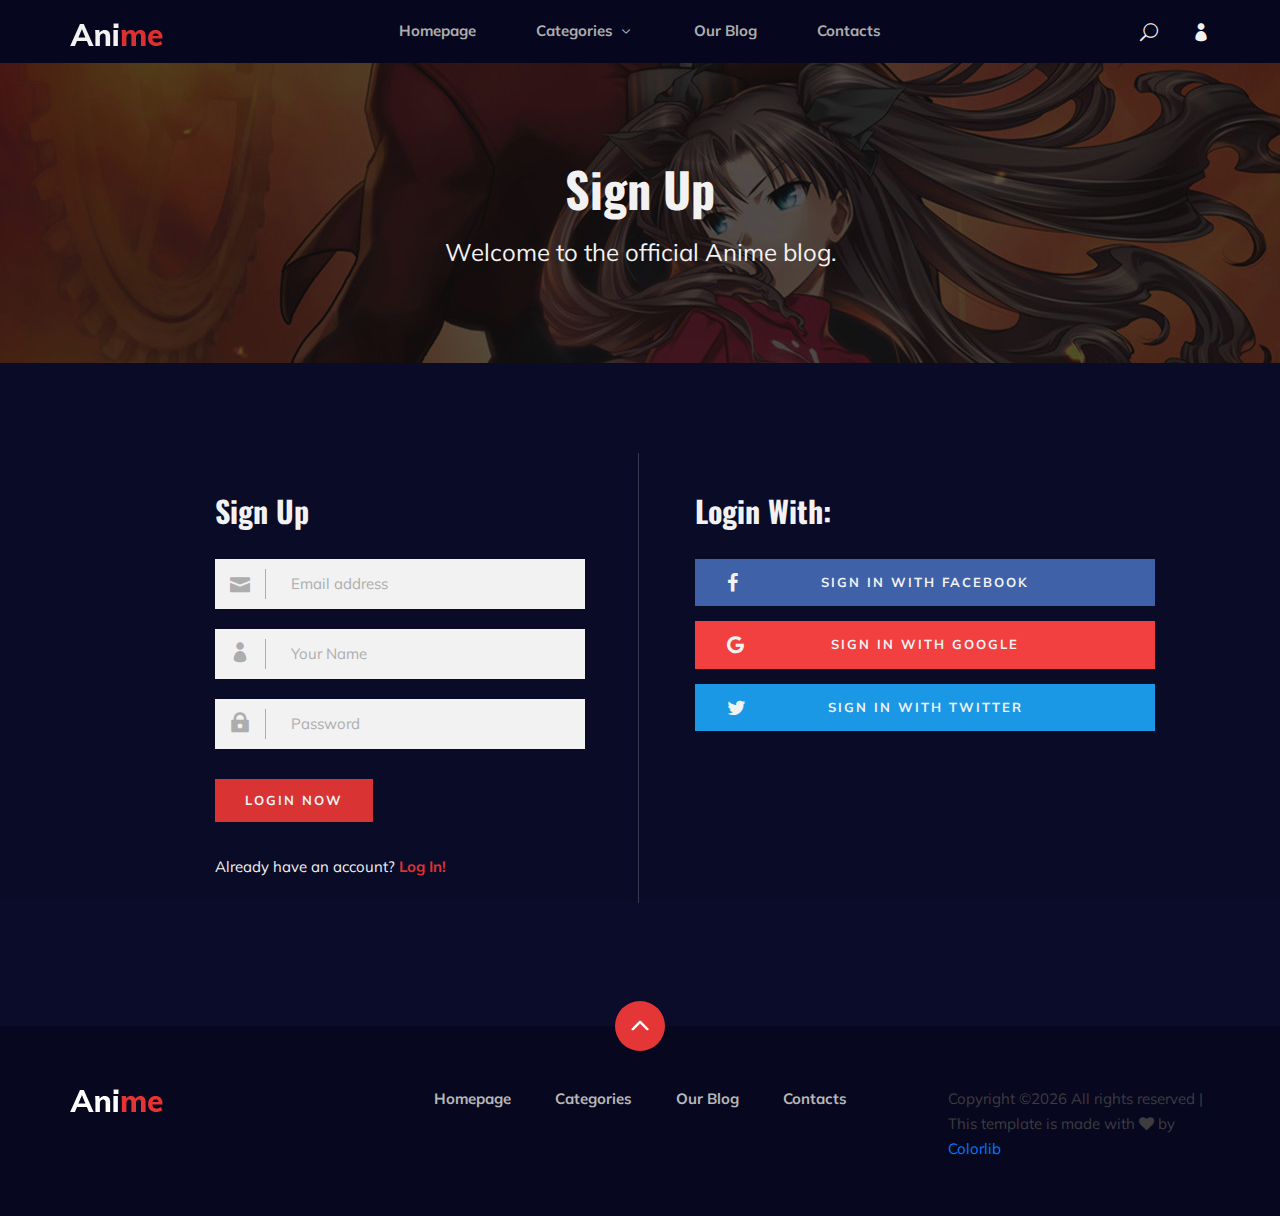
<file: signup.html>
<!DOCTYPE html>
<html lang="zxx">

<head>
    <meta charset="UTF-8">
    <meta name="description" content="Anime Template">
    <meta name="keywords" content="Anime, unica, creative, html">
    <meta name="viewport" content="width=device-width, initial-scale=1.0">
    <meta http-equiv="X-UA-Compatible" content="ie=edge">
    <title>Anime | Template</title>

    <!-- Google Font -->
    <link href="https://fonts.googleapis.com/css2?family=Oswald:wght@300;400;500;600;700&display=swap" rel="stylesheet">
    <link href="https://fonts.googleapis.com/css2?family=Mulish:wght@300;400;500;600;700;800;900&display=swap"
    rel="stylesheet">

    <!-- Css Styles -->
    <link rel="stylesheet" href="css/bootstrap.min.css" type="text/css">
    <link rel="stylesheet" href="css/font-awesome.min.css" type="text/css">
    <link rel="stylesheet" href="css/elegant-icons.css" type="text/css">
    <link rel="stylesheet" href="css/plyr.css" type="text/css">
    <link rel="stylesheet" href="css/nice-select.css" type="text/css">
    <link rel="stylesheet" href="css/owl.carousel.min.css" type="text/css">
    <link rel="stylesheet" href="css/slicknav.min.css" type="text/css">
    <link rel="stylesheet" href="css/style.css" type="text/css">
</head>

<body>
    <!-- Page Preloder -->
    <div id="preloder">
        <div class="loader"></div>
    </div>

    <!-- Header Section Begin -->
    <header class="header">
        <div class="container">
            <div class="row">
                <div class="col-lg-2">
                    <div class="header__logo">
                        <a href="./index.html">
                            <img src="img/logo.png" alt="">
                        </a>
                    </div>
                </div>
                <div class="col-lg-8">
                    <div class="header__nav">
                        <nav class="header__menu mobile-menu">
                            <ul>
                                <li><a href="./index.html">Homepage</a></li>
                                <li><a href="./categories.html">Categories <span class="arrow_carrot-down"></span></a>
                                    <ul class="dropdown">
                                        <li><a href="./categories.html">Categories</a></li>
                                        <li><a href="./anime-details.html">Anime Details</a></li>
                                        <li><a href="./anime-watching.html">Anime Watching</a></li>
                                        <li><a href="./blog-details.html">Blog Details</a></li>
                                        <li><a href="./signup.html">Sign Up</a></li>
                                        <li><a href="./login.html">Login</a></li>
                                    </ul>
                                </li>
                                <li><a href="./blog.html">Our Blog</a></li>
                                <li><a href="#">Contacts</a></li>
                            </ul>
                        </nav>
                    </div>
                </div>
                <div class="col-lg-2">
                    <div class="header__right">
                        <a href="#" class="search-switch"><span class="icon_search"></span></a>
                        <a href="./login.html"><span class="icon_profile"></span></a>
                    </div>
                </div>
            </div>
            <div id="mobile-menu-wrap"></div>
        </div>
    </header>
    <!-- Header End -->

    <!-- Normal Breadcrumb Begin -->
    <section class="normal-breadcrumb set-bg" data-setbg="img/normal-breadcrumb.jpg">
        <div class="container">
            <div class="row">
                <div class="col-lg-12 text-center">
                    <div class="normal__breadcrumb__text">
                        <h2>Sign Up</h2>
                        <p>Welcome to the official Anime blog.</p>
                    </div>
                </div>
            </div>
        </div>
    </section>
    <!-- Normal Breadcrumb End -->

    <!-- Signup Section Begin -->
    <section class="signup spad">
        <div class="container">
            <div class="row">
                <div class="col-lg-6">
                    <div class="login__form">
                        <h3>Sign Up</h3>
                        <form action="#">
                            <div class="input__item">
                                <input type="text" placeholder="Email address">
                                <span class="icon_mail"></span>
                            </div>
                            <div class="input__item">
                                <input type="text" placeholder="Your Name">
                                <span class="icon_profile"></span>
                            </div>
                            <div class="input__item">
                                <input type="text" placeholder="Password">
                                <span class="icon_lock"></span>
                            </div>
                            <button type="submit" class="site-btn">Login Now</button>
                        </form>
                        <h5>Already have an account? <a href="#">Log In!</a></h5>
                    </div>
                </div>
                <div class="col-lg-6">
                    <div class="login__social__links">
                        <h3>Login With:</h3>
                        <ul>
                            <li><a href="#" class="facebook"><i class="fa fa-facebook"></i> Sign in With Facebook</a>
                            </li>
                            <li><a href="#" class="google"><i class="fa fa-google"></i> Sign in With Google</a></li>
                            <li><a href="#" class="twitter"><i class="fa fa-twitter"></i> Sign in With Twitter</a></li>
                        </ul>
                    </div>
                </div>
            </div>
        </div>
    </section>
    <!-- Signup Section End -->

    <!-- Footer Section Begin -->
    <footer class="footer">
        <div class="page-up">
            <a href="#" id="scrollToTopButton"><span class="arrow_carrot-up"></span></a>
        </div>
        <div class="container">
            <div class="row">
                <div class="col-lg-3">
                    <div class="footer__logo">
                        <a href="./index.html"><img src="img/logo.png" alt=""></a>
                    </div>
                </div>
                <div class="col-lg-6">
                    <div class="footer__nav">
                        <ul>
                            <li class="active"><a href="./index.html">Homepage</a></li>
                            <li><a href="./categories.html">Categories</a></li>
                            <li><a href="./blog.html">Our Blog</a></li>
                            <li><a href="#">Contacts</a></li>
                        </ul>
                    </div>
                </div>
                <div class="col-lg-3">
                    <p><!-- Link back to Colorlib can't be removed. Template is licensed under CC BY 3.0. -->
                      Copyright &copy;<script>document.write(new Date().getFullYear());</script> All rights reserved | This template is made with <i class="fa fa-heart" aria-hidden="true"></i> by <a href="https://colorlib.com" target="_blank">Colorlib</a>
                      <!-- Link back to Colorlib can't be removed. Template is licensed under CC BY 3.0. --></p>

                  </div>
              </div>
          </div>
      </footer>
      <!-- Footer Section End -->

      <!-- Search model Begin -->
      <div class="search-model">
        <div class="h-100 d-flex align-items-center justify-content-center">
            <div class="search-close-switch"><i class="icon_close"></i></div>
            <form class="search-model-form">
                <input type="text" id="search-input" placeholder="Search here.....">
            </form>
        </div>
    </div>
    <!-- Search model end -->

    <!-- Js Plugins -->
    <script src="js/jquery-3.3.1.min.js"></script>
    <script src="js/bootstrap.min.js"></script>
    <script src="js/player.js"></script>
    <script src="js/jquery.nice-select.min.js"></script>
    <script src="js/mixitup.min.js"></script>
    <script src="js/jquery.slicknav.js"></script>
    <script src="js/owl.carousel.min.js"></script>
    <script src="js/main.js"></script>

</body>

</html>
</file>
<file: css/elegant-icons.css>
@font-face {
	font-family: 'ElegantIcons';
	src:url('../fonts/ElegantIcons.eot');
	src:url('../fonts/ElegantIcons.eot?#iefix') format('embedded-opentype'),
		url('../fonts/ElegantIcons.woff') format('woff'),
		url('../fonts/ElegantIcons.ttf') format('truetype'),
		url('../fonts/ElegantIcons.svg#ElegantIcons') format('svg');
	font-weight: normal;
	font-style: normal;
}

/* Use the following CSS code if you want to use data attributes for inserting your icons */
[data-icon]:before {
	font-family: 'ElegantIcons';
	content: attr(data-icon);
	speak: none;
	font-weight: normal;
	font-variant: normal;
	text-transform: none;
	line-height: 1;
	-webkit-font-smoothing: antialiased;
	-moz-osx-font-smoothing: grayscale;
}

/* Use the following CSS code if you want to have a class per icon */
/*
Instead of a list of all class selectors,
you can use the generic selector below, but it's slower:
[class*="your-class-prefix"] {
*/
.arrow_up, .arrow_down, .arrow_left, .arrow_right, .arrow_left-up, .arrow_right-up, .arrow_right-down, .arrow_left-down, .arrow-up-down, .arrow_up-down_alt, .arrow_left-right_alt, .arrow_left-right, .arrow_expand_alt2, .arrow_expand_alt, .arrow_condense, .arrow_expand, .arrow_move, .arrow_carrot-up, .arrow_carrot-down, .arrow_carrot-left, .arrow_carrot-right, .arrow_carrot-2up, .arrow_carrot-2down, .arrow_carrot-2left, .arrow_carrot-2right, .arrow_carrot-up_alt2, .arrow_carrot-down_alt2, .arrow_carrot-left_alt2, .arrow_carrot-right_alt2, .arrow_carrot-2up_alt2, .arrow_carrot-2down_alt2, .arrow_carrot-2left_alt2, .arrow_carrot-2right_alt2, .arrow_triangle-up, .arrow_triangle-down, .arrow_triangle-left, .arrow_triangle-right, .arrow_triangle-up_alt2, .arrow_triangle-down_alt2, .arrow_triangle-left_alt2, .arrow_triangle-right_alt2, .arrow_back, .icon_minus-06, .icon_plus, .icon_close, .icon_check, .icon_minus_alt2, .icon_plus_alt2, .icon_close_alt2, .icon_check_alt2, .icon_zoom-out_alt, .icon_zoom-in_alt, .icon_search, .icon_box-empty, .icon_box-selected, .icon_minus-box, .icon_plus-box, .icon_box-checked, .icon_circle-empty, .icon_circle-slelected, .icon_stop_alt2, .icon_stop, .icon_pause_alt2, .icon_pause, .icon_menu, .icon_menu-square_alt2, .icon_menu-circle_alt2, .icon_ul, .icon_ol, .icon_adjust-horiz, .icon_adjust-vert, .icon_document_alt, .icon_documents_alt, .icon_pencil, .icon_pencil-edit_alt, .icon_pencil-edit, .icon_folder-alt, .icon_folder-open_alt, .icon_folder-add_alt, .icon_info_alt, .icon_error-oct_alt, .icon_error-circle_alt, .icon_error-triangle_alt, .icon_question_alt2, .icon_question, .icon_comment_alt, .icon_chat_alt, .icon_vol-mute_alt, .icon_volume-low_alt, .icon_volume-high_alt, .icon_quotations, .icon_quotations_alt2, .icon_clock_alt, .icon_lock_alt, .icon_lock-open_alt, .icon_key_alt, .icon_cloud_alt, .icon_cloud-upload_alt, .icon_cloud-download_alt, .icon_image, .icon_images, .icon_lightbulb_alt, .icon_gift_alt, .icon_house_alt, .icon_genius, .icon_mobile, .icon_tablet, .icon_laptop, .icon_desktop, .icon_camera_alt, .icon_mail_alt, .icon_cone_alt, .icon_ribbon_alt, .icon_bag_alt, .icon_creditcard, .icon_cart_alt, .icon_paperclip, .icon_tag_alt, .icon_tags_alt, .icon_trash_alt, .icon_cursor_alt, .icon_mic_alt, .icon_compass_alt, .icon_pin_alt, .icon_pushpin_alt, .icon_map_alt, .icon_drawer_alt, .icon_toolbox_alt, .icon_book_alt, .icon_calendar, .icon_film, .icon_table, .icon_contacts_alt, .icon_headphones, .icon_lifesaver, .icon_piechart, .icon_refresh, .icon_link_alt, .icon_link, .icon_loading, .icon_blocked, .icon_archive_alt, .icon_heart_alt, .icon_star_alt, .icon_star-half_alt, .icon_star, .icon_star-half, .icon_tools, .icon_tool, .icon_cog, .icon_cogs, .arrow_up_alt, .arrow_down_alt, .arrow_left_alt, .arrow_right_alt, .arrow_left-up_alt, .arrow_right-up_alt, .arrow_right-down_alt, .arrow_left-down_alt, .arrow_condense_alt, .arrow_expand_alt3, .arrow_carrot_up_alt, .arrow_carrot-down_alt, .arrow_carrot-left_alt, .arrow_carrot-right_alt, .arrow_carrot-2up_alt, .arrow_carrot-2dwnn_alt, .arrow_carrot-2left_alt, .arrow_carrot-2right_alt, .arrow_triangle-up_alt, .arrow_triangle-down_alt, .arrow_triangle-left_alt, .arrow_triangle-right_alt, .icon_minus_alt, .icon_plus_alt, .icon_close_alt, .icon_check_alt, .icon_zoom-out, .icon_zoom-in, .icon_stop_alt, .icon_menu-square_alt, .icon_menu-circle_alt, .icon_document, .icon_documents, .icon_pencil_alt, .icon_folder, .icon_folder-open, .icon_folder-add, .icon_folder_upload, .icon_folder_download, .icon_info, .icon_error-circle, .icon_error-oct, .icon_error-triangle, .icon_question_alt, .icon_comment, .icon_chat, .icon_vol-mute, .icon_volume-low, .icon_volume-high, .icon_quotations_alt, .icon_clock, .icon_lock, .icon_lock-open, .icon_key, .icon_cloud, .icon_cloud-upload, .icon_cloud-download, .icon_lightbulb, .icon_gift, .icon_house, .icon_camera, .icon_mail, .icon_cone, .icon_ribbon, .icon_bag, .icon_cart, .icon_tag, .icon_tags, .icon_trash, .icon_cursor, .icon_mic, .icon_compass, .icon_pin, .icon_pushpin, .icon_map, .icon_drawer, .icon_toolbox, .icon_book, .icon_contacts, .icon_archive, .icon_heart, .icon_profile, .icon_group, .icon_grid-2x2, .icon_grid-3x3, .icon_music, .icon_pause_alt, .icon_phone, .icon_upload, .icon_download, .social_facebook, .social_twitter, .social_pinterest, .social_googleplus, .social_tumblr, .social_tumbleupon, .social_wordpress, .social_instagram, .social_dribbble, .social_vimeo, .social_linkedin, .social_rss, .social_deviantart, .social_share, .social_myspace, .social_skype, .social_youtube, .social_picassa, .social_googledrive, .social_flickr, .social_blogger, .social_spotify, .social_delicious, .social_facebook_circle, .social_twitter_circle, .social_pinterest_circle, .social_googleplus_circle, .social_tumblr_circle, .social_stumbleupon_circle, .social_wordpress_circle, .social_instagram_circle, .social_dribbble_circle, .social_vimeo_circle, .social_linkedin_circle, .social_rss_circle, .social_deviantart_circle, .social_share_circle, .social_myspace_circle, .social_skype_circle, .social_youtube_circle, .social_picassa_circle, .social_googledrive_alt2, .social_flickr_circle, .social_blogger_circle, .social_spotify_circle, .social_delicious_circle, .social_facebook_square, .social_twitter_square, .social_pinterest_square, .social_googleplus_square, .social_tumblr_square, .social_stumbleupon_square, .social_wordpress_square, .social_instagram_square, .social_dribbble_square, .social_vimeo_square, .social_linkedin_square, .social_rss_square, .social_deviantart_square, .social_share_square, .social_myspace_square, .social_skype_square, .social_youtube_square, .social_picassa_square, .social_googledrive_square, .social_flickr_square, .social_blogger_square, .social_spotify_square, .social_delicious_square, .icon_printer, .icon_calulator, .icon_building, .icon_floppy, .icon_drive, .icon_search-2, .icon_id, .icon_id-2, .icon_puzzle, .icon_like, .icon_dislike, .icon_mug, .icon_currency, .icon_wallet, .icon_pens, .icon_easel, .icon_flowchart, .icon_datareport, .icon_briefcase, .icon_shield, .icon_percent, .icon_globe, .icon_globe-2, .icon_target, .icon_hourglass, .icon_balance, .icon_rook, .icon_printer-alt, .icon_calculator_alt, .icon_building_alt, .icon_floppy_alt, .icon_drive_alt, .icon_search_alt, .icon_id_alt, .icon_id-2_alt, .icon_puzzle_alt, .icon_like_alt, .icon_dislike_alt, .icon_mug_alt, .icon_currency_alt, .icon_wallet_alt, .icon_pens_alt, .icon_easel_alt, .icon_flowchart_alt, .icon_datareport_alt, .icon_briefcase_alt, .icon_shield_alt, .icon_percent_alt, .icon_globe_alt, .icon_clipboard {
	font-family: 'ElegantIcons';
	speak: none;
	font-style: normal;
	font-weight: normal;
	font-variant: normal;
	text-transform: none;
	line-height: 1;
	-webkit-font-smoothing: antialiased;
}
.arrow_up:before {
	content: "\21";
}
.arrow_down:before {
	content: "\22";
}
.arrow_left:before {
	content: "\23";
}
.arrow_right:before {
	content: "\24";
}
.arrow_left-up:before {
	content: "\25";
}
.arrow_right-up:before {
	content: "\26";
}
.arrow_right-down:before {
	content: "\27";
}
.arrow_left-down:before {
	content: "\28";
}
.arrow-up-down:before {
	content: "\29";
}
.arrow_up-down_alt:before {
	content: "\2a";
}
.arrow_left-right_alt:before {
	content: "\2b";
}
.arrow_left-right:before {
	content: "\2c";
}
.arrow_expand_alt2:before {
	content: "\2d";
}
.arrow_expand_alt:before {
	content: "\2e";
}
.arrow_condense:before {
	content: "\2f";
}
.arrow_expand:before {
	content: "\30";
}
.arrow_move:before {
	content: "\31";
}
.arrow_carrot-up:before {
	content: "\32";
}
.arrow_carrot-down:before {
	content: "\33";
}
.arrow_carrot-left:before {
	content: "\34";
}
.arrow_carrot-right:before {
	content: "\35";
}
.arrow_carrot-2up:before {
	content: "\36";
}
.arrow_carrot-2down:before {
	content: "\37";
}
.arrow_carrot-2left:before {
	content: "\38";
}
.arrow_carrot-2right:before {
	content: "\39";
}
.arrow_carrot-up_alt2:before {
	content: "\3a";
}
.arrow_carrot-down_alt2:before {
	content: "\3b";
}
.arrow_carrot-left_alt2:before {
	content: "\3c";
}
.arrow_carrot-right_alt2:before {
	content: "\3d";
}
.arrow_carrot-2up_alt2:before {
	content: "\3e";
}
.arrow_carrot-2down_alt2:before {
	content: "\3f";
}
.arrow_carrot-2left_alt2:before {
	content: "\40";
}
.arrow_carrot-2right_alt2:before {
	content: "\41";
}
.arrow_triangle-up:before {
	content: "\42";
}
.arrow_triangle-down:before {
	content: "\43";
}
.arrow_triangle-left:before {
	content: "\44";
}
.arrow_triangle-right:before {
	content: "\45";
}
.arrow_triangle-up_alt2:before {
	content: "\46";
}
.arrow_triangle-down_alt2:before {
	content: "\47";
}
.arrow_triangle-left_alt2:before {
	content: "\48";
}
.arrow_triangle-right_alt2:before {
	content: "\49";
}
.arrow_back:before {
	content: "\4a";
}
.icon_minus-06:before {
	content: "\4b";
}
.icon_plus:before {
	content: "\4c";
}
.icon_close:before {
	content: "\4d";
}
.icon_check:before {
	content: "\4e";
}
.icon_minus_alt2:before {
	content: "\4f";
}
.icon_plus_alt2:before {
	content: "\50";
}
.icon_close_alt2:before {
	content: "\51";
}
.icon_check_alt2:before {
	content: "\52";
}
.icon_zoom-out_alt:before {
	content: "\53";
}
.icon_zoom-in_alt:before {
	content: "\54";
}
.icon_search:before {
	content: "\55";
}
.icon_box-empty:before {
	content: "\56";
}
.icon_box-selected:before {
	content: "\57";
}
.icon_minus-box:before {
	content: "\58";
}
.icon_plus-box:before {
	content: "\59";
}
.icon_box-checked:before {
	content: "\5a";
}
.icon_circle-empty:before {
	content: "\5b";
}
.icon_circle-slelected:before {
	content: "\5c";
}
.icon_stop_alt2:before {
	content: "\5d";
}
.icon_stop:before {
	content: "\5e";
}
.icon_pause_alt2:before {
	content: "\5f";
}
.icon_pause:before {
	content: "\60";
}
.icon_menu:before {
	content: "\61";
}
.icon_menu-square_alt2:before {
	content: "\62";
}
.icon_menu-circle_alt2:before {
	content: "\63";
}
.icon_ul:before {
	content: "\64";
}
.icon_ol:before {
	content: "\65";
}
.icon_adjust-horiz:before {
	content: "\66";
}
.icon_adjust-vert:before {
	content: "\67";
}
.icon_document_alt:before {
	content: "\68";
}
.icon_documents_alt:before {
	content: "\69";
}
.icon_pencil:before {
	content: "\6a";
}
.icon_pencil-edit_alt:before {
	content: "\6b";
}
.icon_pencil-edit:before {
	content: "\6c";
}
.icon_folder-alt:before {
	content: "\6d";
}
.icon_folder-open_alt:before {
	content: "\6e";
}
.icon_folder-add_alt:before {
	content: "\6f";
}
.icon_info_alt:before {
	content: "\70";
}
.icon_error-oct_alt:before {
	content: "\71";
}
.icon_error-circle_alt:before {
	content: "\72";
}
.icon_error-triangle_alt:before {
	content: "\73";
}
.icon_question_alt2:before {
	content: "\74";
}
.icon_question:before {
	content: "\75";
}
.icon_comment_alt:before {
	content: "\76";
}
.icon_chat_alt:before {
	content: "\77";
}
.icon_vol-mute_alt:before {
	content: "\78";
}
.icon_volume-low_alt:before {
	content: "\79";
}
.icon_volume-high_alt:before {
	content: "\7a";
}
.icon_quotations:before {
	content: "\7b";
}
.icon_quotations_alt2:before {
	content: "\7c";
}
.icon_clock_alt:before {
	content: "\7d";
}
.icon_lock_alt:before {
	content: "\7e";
}
.icon_lock-open_alt:before {
	content: "\e000";
}
.icon_key_alt:before {
	content: "\e001";
}
.icon_cloud_alt:before {
	content: "\e002";
}
.icon_cloud-upload_alt:before {
	content: "\e003";
}
.icon_cloud-download_alt:before {
	content: "\e004";
}
.icon_image:before {
	content: "\e005";
}
.icon_images:before {
	content: "\e006";
}
.icon_lightbulb_alt:before {
	content: "\e007";
}
.icon_gift_alt:before {
	content: "\e008";
}
.icon_house_alt:before {
	content: "\e009";
}
.icon_genius:before {
	content: "\e00a";
}
.icon_mobile:before {
	content: "\e00b";
}
.icon_tablet:before {
	content: "\e00c";
}
.icon_laptop:before {
	content: "\e00d";
}
.icon_desktop:before {
	content: "\e00e";
}
.icon_camera_alt:before {
	content: "\e00f";
}
.icon_mail_alt:before {
	content: "\e010";
}
.icon_cone_alt:before {
	content: "\e011";
}
.icon_ribbon_alt:before {
	content: "\e012";
}
.icon_bag_alt:before {
	content: "\e013";
}
.icon_creditcard:before {
	content: "\e014";
}
.icon_cart_alt:before {
	content: "\e015";
}
.icon_paperclip:before {
	content: "\e016";
}
.icon_tag_alt:before {
	content: "\e017";
}
.icon_tags_alt:before {
	content: "\e018";
}
.icon_trash_alt:before {
	content: "\e019";
}
.icon_cursor_alt:before {
	content: "\e01a";
}
.icon_mic_alt:before {
	content: "\e01b";
}
.icon_compass_alt:before {
	content: "\e01c";
}
.icon_pin_alt:before {
	content: "\e01d";
}
.icon_pushpin_alt:before {
	content: "\e01e";
}
.icon_map_alt:before {
	content: "\e01f";
}
.icon_drawer_alt:before {
	content: "\e020";
}
.icon_toolbox_alt:before {
	content: "\e021";
}
.icon_book_alt:before {
	content: "\e022";
}
.icon_calendar:before {
	content: "\e023";
}
.icon_film:before {
	content: "\e024";
}
.icon_table:before {
	content: "\e025";
}
.icon_contacts_alt:before {
	content: "\e026";
}
.icon_headphones:before {
	content: "\e027";
}
.icon_lifesaver:before {
	content: "\e028";
}
.icon_piechart:before {
	content: "\e029";
}
.icon_refresh:before {
	content: "\e02a";
}
.icon_link_alt:before {
	content: "\e02b";
}
.icon_link:before {
	content: "\e02c";
}
.icon_loading:before {
	content: "\e02d";
}
.icon_blocked:before {
	content: "\e02e";
}
.icon_archive_alt:before {
	content: "\e02f";
}
.icon_heart_alt:before {
	content: "\e030";
}
.icon_star_alt:before {
	content: "\e031";
}
.icon_star-half_alt:before {
	content: "\e032";
}
.icon_star:before {
	content: "\e033";
}
.icon_star-half:before {
	content: "\e034";
}
.icon_tools:before {
	content: "\e035";
}
.icon_tool:before {
	content: "\e036";
}
.icon_cog:before {
	content: "\e037";
}
.icon_cogs:before {
	content: "\e038";
}
.arrow_up_alt:before {
	content: "\e039";
}
.arrow_down_alt:before {
	content: "\e03a";
}
.arrow_left_alt:before {
	content: "\e03b";
}
.arrow_right_alt:before {
	content: "\e03c";
}
.arrow_left-up_alt:before {
	content: "\e03d";
}
.arrow_right-up_alt:before {
	content: "\e03e";
}
.arrow_right-down_alt:before {
	content: "\e03f";
}
.arrow_left-down_alt:before {
	content: "\e040";
}
.arrow_condense_alt:before {
	content: "\e041";
}
.arrow_expand_alt3:before {
	content: "\e042";
}
.arrow_carrot_up_alt:before {
	content: "\e043";
}
.arrow_carrot-down_alt:before {
	content: "\e044";
}
.arrow_carrot-left_alt:before {
	content: "\e045";
}
.arrow_carrot-right_alt:before {
	content: "\e046";
}
.arrow_carrot-2up_alt:before {
	content: "\e047";
}
.arrow_carrot-2dwnn_alt:before {
	content: "\e048";
}
.arrow_carrot-2left_alt:before {
	content: "\e049";
}
.arrow_carrot-2right_alt:before {
	content: "\e04a";
}
.arrow_triangle-up_alt:before {
	content: "\e04b";
}
.arrow_triangle-down_alt:before {
	content: "\e04c";
}
.arrow_triangle-left_alt:before {
	content: "\e04d";
}
.arrow_triangle-right_alt:before {
	content: "\e04e";
}
.icon_minus_alt:before {
	content: "\e04f";
}
.icon_plus_alt:before {
	content: "\e050";
}
.icon_close_alt:before {
	content: "\e051";
}
.icon_check_alt:before {
	content: "\e052";
}
.icon_zoom-out:before {
	content: "\e053";
}
.icon_zoom-in:before {
	content: "\e054";
}
.icon_stop_alt:before {
	content: "\e055";
}
.icon_menu-square_alt:before {
	content: "\e056";
}
.icon_menu-circle_alt:before {
	content: "\e057";
}
.icon_document:before {
	content: "\e058";
}
.icon_documents:before {
	content: "\e059";
}
.icon_pencil_alt:before {
	content: "\e05a";
}
.icon_folder:before {
	content: "\e05b";
}
.icon_folder-open:before {
	content: "\e05c";
}
.icon_folder-add:before {
	content: "\e05d";
}
.icon_folder_upload:before {
	content: "\e05e";
}
.icon_folder_download:before {
	content: "\e05f";
}
.icon_info:before {
	content: "\e060";
}
.icon_error-circle:before {
	content: "\e061";
}
.icon_error-oct:before {
	content: "\e062";
}
.icon_error-triangle:before {
	content: "\e063";
}
.icon_question_alt:before {
	content: "\e064";
}
.icon_comment:before {
	content: "\e065";
}
.icon_chat:before {
	content: "\e066";
}
.icon_vol-mute:before {
	content: "\e067";
}
.icon_volume-low:before {
	content: "\e068";
}
.icon_volume-high:before {
	content: "\e069";
}
.icon_quotations_alt:before {
	content: "\e06a";
}
.icon_clock:before {
	content: "\e06b";
}
.icon_lock:before {
	content: "\e06c";
}
.icon_lock-open:before {
	content: "\e06d";
}
.icon_key:before {
	content: "\e06e";
}
.icon_cloud:before {
	content: "\e06f";
}
.icon_cloud-upload:before {
	content: "\e070";
}
.icon_cloud-download:before {
	content: "\e071";
}
.icon_lightbulb:before {
	content: "\e072";
}
.icon_gift:before {
	content: "\e073";
}
.icon_house:before {
	content: "\e074";
}
.icon_camera:before {
	content: "\e075";
}
.icon_mail:before {
	content: "\e076";
}
.icon_cone:before {
	content: "\e077";
}
.icon_ribbon:before {
	content: "\e078";
}
.icon_bag:before {
	content: "\e079";
}
.icon_cart:before {
	content: "\e07a";
}
.icon_tag:before {
	content: "\e07b";
}
.icon_tags:before {
	content: "\e07c";
}
.icon_trash:before {
	content: "\e07d";
}
.icon_cursor:before {
	content: "\e07e";
}
.icon_mic:before {
	content: "\e07f";
}
.icon_compass:before {
	content: "\e080";
}
.icon_pin:before {
	content: "\e081";
}
.icon_pushpin:before {
	content: "\e082";
}
.icon_map:before {
	content: "\e083";
}
.icon_drawer:before {
	content: "\e084";
}
.icon_toolbox:before {
	content: "\e085";
}
.icon_book:before {
	content: "\e086";
}
.icon_contacts:before {
	content: "\e087";
}
.icon_archive:before {
	content: "\e088";
}
.icon_heart:before {
	content: "\e089";
}
.icon_profile:before {
	content: "\e08a";
}
.icon_group:before {
	content: "\e08b";
}
.icon_grid-2x2:before {
	content: "\e08c";
}
.icon_grid-3x3:before {
	content: "\e08d";
}
.icon_music:before {
	content: "\e08e";
}
.icon_pause_alt:before {
	content: "\e08f";
}
.icon_phone:before {
	content: "\e090";
}
.icon_upload:before {
	content: "\e091";
}
.icon_download:before {
	content: "\e092";
}
.social_facebook:before {
	content: "\e093";
}
.social_twitter:before {
	content: "\e094";
}
.social_pinterest:before {
	content: "\e095";
}
.social_googleplus:before {
	content: "\e096";
}
.social_tumblr:before {
	content: "\e097";
}
.social_tumbleupon:before {
	content: "\e098";
}
.social_wordpress:before {
	content: "\e099";
}
.social_instagram:before {
	content: "\e09a";
}
.social_dribbble:before {
	content: "\e09b";
}
.social_vimeo:before {
	content: "\e09c";
}
.social_linkedin:before {
	content: "\e09d";
}
.social_rss:before {
	content: "\e09e";
}
.social_deviantart:before {
	content: "\e09f";
}
.social_share:before {
	content: "\e0a0";
}
.social_myspace:before {
	content: "\e0a1";
}
.social_skype:before {
	content: "\e0a2";
}
.social_youtube:before {
	content: "\e0a3";
}
.social_picassa:before {
	content: "\e0a4";
}
.social_googledrive:before {
	content: "\e0a5";
}
.social_flickr:before {
	content: "\e0a6";
}
.social_blogger:before {
	content: "\e0a7";
}
.social_spotify:before {
	content: "\e0a8";
}
.social_delicious:before {
	content: "\e0a9";
}
.social_facebook_circle:before {
	content: "\e0aa";
}
.social_twitter_circle:before {
	content: "\e0ab";
}
.social_pinterest_circle:before {
	content: "\e0ac";
}
.social_googleplus_circle:before {
	content: "\e0ad";
}
.social_tumblr_circle:before {
	content: "\e0ae";
}
.social_stumbleupon_circle:before {
	content: "\e0af";
}
.social_wordpress_circle:before {
	content: "\e0b0";
}
.social_instagram_circle:before {
	content: "\e0b1";
}
.social_dribbble_circle:before {
	content: "\e0b2";
}
.social_vimeo_circle:before {
	content: "\e0b3";
}
.social_linkedin_circle:before {
	content: "\e0b4";
}
.social_rss_circle:before {
	content: "\e0b5";
}
.social_deviantart_circle:before {
	content: "\e0b6";
}
.social_share_circle:before {
	content: "\e0b7";
}
.social_myspace_circle:before {
	content: "\e0b8";
}
.social_skype_circle:before {
	content: "\e0b9";
}
.social_youtube_circle:before {
	content: "\e0ba";
}
.social_picassa_circle:before {
	content: "\e0bb";
}
.social_googledrive_alt2:before {
	content: "\e0bc";
}
.social_flickr_circle:before {
	content: "\e0bd";
}
.social_blogger_circle:before {
	content: "\e0be";
}
.social_spotify_circle:before {
	content: "\e0bf";
}
.social_delicious_circle:before {
	content: "\e0c0";
}
.social_facebook_square:before {
	content: "\e0c1";
}
.social_twitter_square:before {
	content: "\e0c2";
}
.social_pinterest_square:before {
	content: "\e0c3";
}
.social_googleplus_square:before {
	content: "\e0c4";
}
.social_tumblr_square:before {
	content: "\e0c5";
}
.social_stumbleupon_square:before {
	content: "\e0c6";
}
.social_wordpress_square:before {
	content: "\e0c7";
}
.social_instagram_square:before {
	content: "\e0c8";
}
.social_dribbble_square:before {
	content: "\e0c9";
}
.social_vimeo_square:before {
	content: "\e0ca";
}
.social_linkedin_square:before {
	content: "\e0cb";
}
.social_rss_square:before {
	content: "\e0cc";
}
.social_deviantart_square:before {
	content: "\e0cd";
}
.social_share_square:before {
	content: "\e0ce";
}
.social_myspace_square:before {
	content: "\e0cf";
}
.social_skype_square:before {
	content: "\e0d0";
}
.social_youtube_square:before {
	content: "\e0d1";
}
.social_picassa_square:before {
	content: "\e0d2";
}
.social_googledrive_square:before {
	content: "\e0d3";
}
.social_flickr_square:before {
	content: "\e0d4";
}
.social_blogger_square:before {
	content: "\e0d5";
}
.social_spotify_square:before {
	content: "\e0d6";
}
.social_delicious_square:before {
	content: "\e0d7";
}
.icon_printer:before {
	content: "\e103";
}
.icon_calulator:before {
	content: "\e0ee";
}
.icon_building:before {
	content: "\e0ef";
}
.icon_floppy:before {
	content: "\e0e8";
}
.icon_drive:before {
	content: "\e0ea";
}
.icon_search-2:before {
	content: "\e101";
}
.icon_id:before {
	content: "\e107";
}
.icon_id-2:before {
	content: "\e108";
}
.icon_puzzle:before {
	content: "\e102";
}
.icon_like:before {
	content: "\e106";
}
.icon_dislike:before {
	content: "\e0eb";
}
.icon_mug:before {
	content: "\e105";
}
.icon_currency:before {
	content: "\e0ed";
}
.icon_wallet:before {
	content: "\e100";
}
.icon_pens:before {
	content: "\e104";
}
.icon_easel:before {
	content: "\e0e9";
}
.icon_flowchart:before {
	content: "\e109";
}
.icon_datareport:before {
	content: "\e0ec";
}
.icon_briefcase:before {
	content: "\e0fe";
}
.icon_shield:before {
	content: "\e0f6";
}
.icon_percent:before {
	content: "\e0fb";
}
.icon_globe:before {
	content: "\e0e2";
}
.icon_globe-2:before {
	content: "\e0e3";
}
.icon_target:before {
	content: "\e0f5";
}
.icon_hourglass:before {
	content: "\e0e1";
}
.icon_balance:before {
	content: "\e0ff";
}
.icon_rook:before {
	content: "\e0f8";
}
.icon_printer-alt:before {
	content: "\e0fa";
}
.icon_calculator_alt:before {
	content: "\e0e7";
}
.icon_building_alt:before {
	content: "\e0fd";
}
.icon_floppy_alt:before {
	content: "\e0e4";
}
.icon_drive_alt:before {
	content: "\e0e5";
}
.icon_search_alt:before {
	content: "\e0f7";
}
.icon_id_alt:before {
	content: "\e0e0";
}
.icon_id-2_alt:before {
	content: "\e0fc";
}
.icon_puzzle_alt:before {
	content: "\e0f9";
}
.icon_like_alt:before {
	content: "\e0dd";
}
.icon_dislike_alt:before {
	content: "\e0f1";
}
.icon_mug_alt:before {
	content: "\e0dc";
}
.icon_currency_alt:before {
	content: "\e0f3";
}
.icon_wallet_alt:before {
	content: "\e0d8";
}
.icon_pens_alt:before {
	content: "\e0db";
}
.icon_easel_alt:before {
	content: "\e0f0";
}
.icon_flowchart_alt:before {
	content: "\e0df";
}
.icon_datareport_alt:before {
	content: "\e0f2";
}
.icon_briefcase_alt:before {
	content: "\e0f4";
}
.icon_shield_alt:before {
	content: "\e0d9";
}
.icon_percent_alt:before {
	content: "\e0da";
}
.icon_globe_alt:before {
	content: "\e0de";
}
.icon_clipboard:before {
	content: "\e0e6";
}


	.glyph {
		float: left;
		text-align: center;
		padding: .75em;
		margin: .4em 1.5em .75em 0;
		width: 6em;
text-shadow: none;
	}
        .glyph_big {
        font-size: 128px;
        color: #59c5dc;
        float: left;
        margin-right: 20px;
        }

        .glyph div { padding-bottom: 10px;}

	.glyph input {
		font-family: consolas, monospace;
		font-size: 12px;
		width: 100%;
		text-align: center;
		border: 0;
		box-shadow: 0 0 0 1px #ccc;
		padding: .2em;
                -moz-border-radius: 5px;
                -webkit-border-radius: 5px;
	}
	.centered {
		margin-left: auto;
		margin-right: auto;
	}
	.glyph .fs1 {
		font-size: 2em;
	}
</file>
<file: css/plyr.css>
@keyframes plyr-progress{to{background-position:25px 0;background-position:var(--plyr-progress-loading-size,25px) 0}}@keyframes plyr-popup{0%{opacity:.5;transform:translateY(10px)}to{opacity:1;transform:translateY(0)}}@keyframes plyr-fade-in{from{opacity:0}to{opacity:1}}.plyr{-moz-osx-font-smoothing:grayscale;-webkit-font-smoothing:antialiased;align-items:center;direction:ltr;display:flex;flex-direction:column;font-family:inherit;font-family:var(--plyr-font-family,inherit);font-variant-numeric:tabular-nums;font-weight:400;font-weight:var(--plyr-font-weight-regular,400);height:100%;line-height:1.7;line-height:var(--plyr-line-height,1.7);max-width:100%;min-width:200px;position:relative;text-shadow:none;transition:box-shadow .3s ease;z-index:0}.plyr audio,.plyr iframe,.plyr video{display:block;height:100%;width:100%}.plyr button{font:inherit;line-height:inherit;width:auto}.plyr:focus{outline:0}.plyr--full-ui{box-sizing:border-box}.plyr--full-ui *,.plyr--full-ui ::after,.plyr--full-ui ::before{box-sizing:inherit}.plyr--full-ui a,.plyr--full-ui button,.plyr--full-ui input,.plyr--full-ui label{touch-action:manipulation}.plyr__badge{background:#4a5464;background:var(--plyr-badge-background,#4a5464);border-radius:2px;border-radius:var(--plyr-badge-border-radius,2px);color:#fff;color:var(--plyr-badge-text-color,#fff);font-size:9px;font-size:var(--plyr-font-size-badge,9px);line-height:1;padding:3px 4px}.plyr--full-ui ::-webkit-media-text-track-container{display:none}.plyr__captions{animation:plyr-fade-in .3s ease;bottom:0;display:none;font-size:13px;font-size:var(--plyr-font-size-small,13px);left:0;padding:10px;padding:var(--plyr-control-spacing,10px);position:absolute;text-align:center;transition:transform .4s ease-in-out;width:100%}.plyr__captions span:empty{display:none}@media (min-width:480px){.plyr__captions{font-size:15px;font-size:var(--plyr-font-size-base,15px);padding:calc(10px * 2);padding:calc(var(--plyr-control-spacing,10px) * 2)}}@media (min-width:768px){.plyr__captions{font-size:18px;font-size:var(--plyr-font-size-large,18px)}}.plyr--captions-active .plyr__captions{display:block}.plyr:not(.plyr--hide-controls) .plyr__controls:not(:empty)~.plyr__captions{transform:translateY(calc(10px * -4));transform:translateY(calc(var(--plyr-control-spacing,10px) * -4))}.plyr__caption{background:rgba(0,0,0,.8);background:var(--plyr-captions-background,rgba(0,0,0,.8));border-radius:2px;-webkit-box-decoration-break:clone;box-decoration-break:clone;color:#fff;color:var(--plyr-captions-text-color,#fff);line-height:185%;padding:.2em .5em;white-space:pre-wrap}.plyr__caption div{display:inline}.plyr__control{background:0 0;border:0;border-radius:3px;border-radius:var(--plyr-control-radius,3px);color:inherit;cursor:pointer;flex-shrink:0;overflow:visible;padding:calc(10px * .7);padding:calc(var(--plyr-control-spacing,10px) * .7);position:relative;transition:all .3s ease}.plyr__control svg{display:block;fill:currentColor;height:18px;height:var(--plyr-control-icon-size,18px);pointer-events:none;width:18px;width:var(--plyr-control-icon-size,18px)}.plyr__control:focus{outline:0}.plyr__control.plyr__tab-focus{outline-color:#00b3ff;outline-color:var(--plyr-tab-focus-color,var(--plyr-color-main,var(--plyr-color-main,#00b3ff)));outline-offset:2px;outline-style:dotted;outline-width:3px}a.plyr__control{text-decoration:none}a.plyr__control::after,a.plyr__control::before{display:none}.plyr__control.plyr__control--pressed .icon--not-pressed,.plyr__control.plyr__control--pressed .label--not-pressed,.plyr__control:not(.plyr__control--pressed) .icon--pressed,.plyr__control:not(.plyr__control--pressed) .label--pressed{display:none}.plyr--full-ui ::-webkit-media-controls{display:none}.plyr__controls{align-items:center;display:flex;justify-content:flex-end;text-align:center}.plyr__controls .plyr__progress__container{flex:1;min-width:0}.plyr__controls .plyr__controls__item{margin-left:calc(10px / 4);margin-left:calc(var(--plyr-control-spacing,10px)/ 4)}.plyr__controls .plyr__controls__item:first-child{margin-left:0;margin-right:auto}.plyr__controls .plyr__controls__item.plyr__progress__container{padding-left:calc(10px / 4);padding-left:calc(var(--plyr-control-spacing,10px)/ 4)}.plyr__controls .plyr__controls__item.plyr__time{padding:0 calc(10px / 2);padding:0 calc(var(--plyr-control-spacing,10px)/ 2)}.plyr__controls .plyr__controls__item.plyr__progress__container:first-child,.plyr__controls .plyr__controls__item.plyr__time+.plyr__time,.plyr__controls .plyr__controls__item.plyr__time:first-child{padding-left:0}.plyr__controls:empty{display:none}.plyr [data-plyr=airplay],.plyr [data-plyr=captions],.plyr [data-plyr=fullscreen],.plyr [data-plyr=pip]{display:none}.plyr--airplay-supported [data-plyr=airplay],.plyr--captions-enabled [data-plyr=captions],.plyr--fullscreen-enabled [data-plyr=fullscreen],.plyr--pip-supported [data-plyr=pip]{display:inline-block}.plyr__menu{display:flex;position:relative}.plyr__menu .plyr__control svg{transition:transform .3s ease}.plyr__menu .plyr__control[aria-expanded=true] svg{transform:rotate(90deg)}.plyr__menu .plyr__control[aria-expanded=true] .plyr__tooltip{display:none}.plyr__menu__container{animation:plyr-popup .2s ease;background:rgba(255,255,255,.9);background:var(--plyr-menu-background,rgba(255,255,255,.9));border-radius:4px;bottom:100%;box-shadow:0 1px 2px rgba(0,0,0,.15);box-shadow:var(--plyr-menu-shadow,0 1px 2px rgba(0,0,0,.15));color:#4a5464;color:var(--plyr-menu-color,#4a5464);font-size:15px;font-size:var(--plyr-font-size-base,15px);margin-bottom:10px;position:absolute;right:-3px;text-align:left;white-space:nowrap;z-index:3}.plyr__menu__container>div{overflow:hidden;transition:height .35s cubic-bezier(.4,0,.2,1),width .35s cubic-bezier(.4,0,.2,1)}.plyr__menu__container::after{border:4px solid transparent;border:var(--plyr-menu-arrow-size,4px) solid transparent;border-top-color:rgba(255,255,255,.9);border-top-color:var(--plyr-menu-background,rgba(255,255,255,.9));content:'';height:0;position:absolute;right:calc(((18px / 2) + calc(10px * .7)) - (4px / 2));right:calc(((var(--plyr-control-icon-size,18px)/ 2) + calc(var(--plyr-control-spacing,10px) * .7)) - (var(--plyr-menu-arrow-size,4px)/ 2));top:100%;width:0}.plyr__menu__container [role=menu]{padding:calc(10px * .7);padding:calc(var(--plyr-control-spacing,10px) * .7)}.plyr__menu__container [role=menuitem],.plyr__menu__container [role=menuitemradio]{margin-top:2px}.plyr__menu__container [role=menuitem]:first-child,.plyr__menu__container [role=menuitemradio]:first-child{margin-top:0}.plyr__menu__container .plyr__control{align-items:center;color:#4a5464;color:var(--plyr-menu-color,#4a5464);display:flex;font-size:13px;font-size:var(--plyr-font-size-menu,var(--plyr-font-size-small,13px));padding-bottom:calc(calc(10px * .7)/ 1.5);padding-bottom:calc(calc(var(--plyr-control-spacing,10px) * .7)/ 1.5);padding-left:calc(calc(10px * .7) * 1.5);padding-left:calc(calc(var(--plyr-control-spacing,10px) * .7) * 1.5);padding-right:calc(calc(10px * .7) * 1.5);padding-right:calc(calc(var(--plyr-control-spacing,10px) * .7) * 1.5);padding-top:calc(calc(10px * .7)/ 1.5);padding-top:calc(calc(var(--plyr-control-spacing,10px) * .7)/ 1.5);-webkit-user-select:none;-ms-user-select:none;user-select:none;width:100%}.plyr__menu__container .plyr__control>span{align-items:inherit;display:flex;width:100%}.plyr__menu__container .plyr__control::after{border:4px solid transparent;border:var(--plyr-menu-item-arrow-size,4px) solid transparent;content:'';position:absolute;top:50%;transform:translateY(-50%)}.plyr__menu__container .plyr__control--forward{padding-right:calc(calc(10px * .7) * 4);padding-right:calc(calc(var(--plyr-control-spacing,10px) * .7) * 4)}.plyr__menu__container .plyr__control--forward::after{border-left-color:#728197;border-left-color:var(--plyr-menu-arrow-color,#728197);right:calc((calc(10px * .7) * 1.5) - 4px);right:calc((calc(var(--plyr-control-spacing,10px) * .7) * 1.5) - var(--plyr-menu-item-arrow-size,4px))}.plyr__menu__container .plyr__control--forward.plyr__tab-focus::after,.plyr__menu__container .plyr__control--forward:hover::after{border-left-color:currentColor}.plyr__menu__container .plyr__control--back{font-weight:400;font-weight:var(--plyr-font-weight-regular,400);margin:calc(10px * .7);margin:calc(var(--plyr-control-spacing,10px) * .7);margin-bottom:calc(calc(10px * .7)/ 2);margin-bottom:calc(calc(var(--plyr-control-spacing,10px) * .7)/ 2);padding-left:calc(calc(10px * .7) * 4);padding-left:calc(calc(var(--plyr-control-spacing,10px) * .7) * 4);position:relative;width:calc(100% - (calc(10px * .7) * 2));width:calc(100% - (calc(var(--plyr-control-spacing,10px) * .7) * 2))}.plyr__menu__container .plyr__control--back::after{border-right-color:#728197;border-right-color:var(--plyr-menu-arrow-color,#728197);left:calc((calc(10px * .7) * 1.5) - 4px);left:calc((calc(var(--plyr-control-spacing,10px) * .7) * 1.5) - var(--plyr-menu-item-arrow-size,4px))}.plyr__menu__container .plyr__control--back::before{background:#dcdfe5;background:var(--plyr-menu-back-border-color,#dcdfe5);box-shadow:0 1px 0 #fff;box-shadow:0 1px 0 var(--plyr-menu-back-border-shadow-color,#fff);content:'';height:1px;left:0;margin-top:calc(calc(10px * .7)/ 2);margin-top:calc(calc(var(--plyr-control-spacing,10px) * .7)/ 2);overflow:hidden;position:absolute;right:0;top:100%}.plyr__menu__container .plyr__control--back.plyr__tab-focus::after,.plyr__menu__container .plyr__control--back:hover::after{border-right-color:currentColor}.plyr__menu__container .plyr__control[role=menuitemradio]{padding-left:calc(10px * .7);padding-left:calc(var(--plyr-control-spacing,10px) * .7)}.plyr__menu__container .plyr__control[role=menuitemradio]::after,.plyr__menu__container .plyr__control[role=menuitemradio]::before{border-radius:100%}.plyr__menu__container .plyr__control[role=menuitemradio]::before{background:rgba(0,0,0,.1);content:'';display:block;flex-shrink:0;height:16px;margin-right:10px;margin-right:var(--plyr-control-spacing,10px);transition:all .3s ease;width:16px}.plyr__menu__container .plyr__control[role=menuitemradio]::after{background:#fff;border:0;height:6px;left:12px;opacity:0;top:50%;transform:translateY(-50%) scale(0);transition:transform .3s ease,opacity .3s ease;width:6px}.plyr__menu__container .plyr__control[role=menuitemradio][aria-checked=true]::before{background:#00b3ff;background:var(--plyr-control-toggle-checked-background,var(--plyr-color-main,var(--plyr-color-main,#00b3ff)))}.plyr__menu__container .plyr__control[role=menuitemradio][aria-checked=true]::after{opacity:1;transform:translateY(-50%) scale(1)}.plyr__menu__container .plyr__control[role=menuitemradio].plyr__tab-focus::before,.plyr__menu__container .plyr__control[role=menuitemradio]:hover::before{background:rgba(35,40,47,.1)}.plyr__menu__container .plyr__menu__value{align-items:center;display:flex;margin-left:auto;margin-right:calc((calc(10px * .7) - 2) * -1);margin-right:calc((calc(var(--plyr-control-spacing,10px) * .7) - 2) * -1);overflow:hidden;padding-left:calc(calc(10px * .7) * 3.5);padding-left:calc(calc(var(--plyr-control-spacing,10px) * .7) * 3.5);pointer-events:none}.plyr--full-ui input[type=range]{-webkit-appearance:none;background:0 0;border:0;border-radius:calc(13px * 2);border-radius:calc(var(--plyr-range-thumb-height,13px) * 2);color:#00b3ff;color:var(--plyr-range-fill-background,var(--plyr-color-main,var(--plyr-color-main,#00b3ff)));display:block;height:calc((3px * 2) + 13px);height:calc((var(--plyr-range-thumb-active-shadow-width,3px) * 2) + var(--plyr-range-thumb-height,13px));margin:0;padding:0;transition:box-shadow .3s ease;width:100%}.plyr--full-ui input[type=range]::-webkit-slider-runnable-track{background:0 0;border:0;border-radius:calc(5px / 2);border-radius:calc(var(--plyr-range-track-height,5px)/ 2);height:5px;height:var(--plyr-range-track-height,5px);-webkit-transition:box-shadow .3s ease;transition:box-shadow .3s ease;-webkit-user-select:none;user-select:none;background-image:linear-gradient(to right,currentColor 0,transparent 0);background-image:linear-gradient(to right,currentColor var(--value,0),transparent var(--value,0))}.plyr--full-ui input[type=range]::-webkit-slider-thumb{background:#fff;background:var(--plyr-range-thumb-background,#fff);border:0;border-radius:100%;box-shadow:0 1px 1px rgba(35,40,47,.15),0 0 0 1px rgba(35,40,47,.2);box-shadow:var(--plyr-range-thumb-shadow,0 1px 1px rgba(35,40,47,.15),0 0 0 1px rgba(35,40,47,.2));height:13px;height:var(--plyr-range-thumb-height,13px);position:relative;-webkit-transition:all .2s ease;transition:all .2s ease;width:13px;width:var(--plyr-range-thumb-height,13px);-webkit-appearance:none;margin-top:calc(((13px - 5px)/ 2) * -1);margin-top:calc(((var(--plyr-range-thumb-height,13px) - var(--plyr-range-track-height,5px))/ 2) * -1)}.plyr--full-ui input[type=range]::-moz-range-track{background:0 0;border:0;border-radius:calc(5px / 2);border-radius:calc(var(--plyr-range-track-height,5px)/ 2);height:5px;height:var(--plyr-range-track-height,5px);-moz-transition:box-shadow .3s ease;transition:box-shadow .3s ease;user-select:none}.plyr--full-ui input[type=range]::-moz-range-thumb{background:#fff;background:var(--plyr-range-thumb-background,#fff);border:0;border-radius:100%;box-shadow:0 1px 1px rgba(35,40,47,.15),0 0 0 1px rgba(35,40,47,.2);box-shadow:var(--plyr-range-thumb-shadow,0 1px 1px rgba(35,40,47,.15),0 0 0 1px rgba(35,40,47,.2));height:13px;height:var(--plyr-range-thumb-height,13px);position:relative;-moz-transition:all .2s ease;transition:all .2s ease;width:13px;width:var(--plyr-range-thumb-height,13px)}.plyr--full-ui input[type=range]::-moz-range-progress{background:currentColor;border-radius:calc(5px / 2);border-radius:calc(var(--plyr-range-track-height,5px)/ 2);height:5px;height:var(--plyr-range-track-height,5px)}.plyr--full-ui input[type=range]::-ms-track{background:0 0;border:0;border-radius:calc(5px / 2);border-radius:calc(var(--plyr-range-track-height,5px)/ 2);height:5px;height:var(--plyr-range-track-height,5px);-ms-transition:box-shadow .3s ease;transition:box-shadow .3s ease;-ms-user-select:none;user-select:none;color:transparent}.plyr--full-ui input[type=range]::-ms-fill-upper{background:0 0;border:0;border-radius:calc(5px / 2);border-radius:calc(var(--plyr-range-track-height,5px)/ 2);height:5px;height:var(--plyr-range-track-height,5px);-ms-transition:box-shadow .3s ease;transition:box-shadow .3s ease;-ms-user-select:none;user-select:none}.plyr--full-ui input[type=range]::-ms-fill-lower{background:0 0;border:0;border-radius:calc(5px / 2);border-radius:calc(var(--plyr-range-track-height,5px)/ 2);height:5px;height:var(--plyr-range-track-height,5px);-ms-transition:box-shadow .3s ease;transition:box-shadow .3s ease;-ms-user-select:none;user-select:none;background:currentColor}.plyr--full-ui input[type=range]::-ms-thumb{background:#fff;background:var(--plyr-range-thumb-background,#fff);border:0;border-radius:100%;box-shadow:0 1px 1px rgba(35,40,47,.15),0 0 0 1px rgba(35,40,47,.2);box-shadow:var(--plyr-range-thumb-shadow,0 1px 1px rgba(35,40,47,.15),0 0 0 1px rgba(35,40,47,.2));height:13px;height:var(--plyr-range-thumb-height,13px);position:relative;-ms-transition:all .2s ease;transition:all .2s ease;width:13px;width:var(--plyr-range-thumb-height,13px);margin-top:0}.plyr--full-ui input[type=range]::-ms-tooltip{display:none}.plyr--full-ui input[type=range]:focus{outline:0}.plyr--full-ui input[type=range]::-moz-focus-outer{border:0}.plyr--full-ui input[type=range].plyr__tab-focus::-webkit-slider-runnable-track{outline-color:#00b3ff;outline-color:var(--plyr-tab-focus-color,var(--plyr-color-main,var(--plyr-color-main,#00b3ff)));outline-offset:2px;outline-style:dotted;outline-width:3px}.plyr--full-ui input[type=range].plyr__tab-focus::-moz-range-track{outline-color:#00b3ff;outline-color:var(--plyr-tab-focus-color,var(--plyr-color-main,var(--plyr-color-main,#00b3ff)));outline-offset:2px;outline-style:dotted;outline-width:3px}.plyr--full-ui input[type=range].plyr__tab-focus::-ms-track{outline-color:#00b3ff;outline-color:var(--plyr-tab-focus-color,var(--plyr-color-main,var(--plyr-color-main,#00b3ff)));outline-offset:2px;outline-style:dotted;outline-width:3px}.plyr__poster{background-color:#000;background-position:50% 50%;background-repeat:no-repeat;background-size:contain;height:100%;left:0;opacity:0;position:absolute;top:0;transition:opacity .2s ease;width:100%;z-index:1}.plyr--stopped.plyr__poster-enabled .plyr__poster{opacity:1}.plyr__time{font-size:13px;font-size:var(--plyr-font-size-time,var(--plyr-font-size-small,13px))}.plyr__time+.plyr__time::before{content:'\2044';margin-right:10px;margin-right:var(--plyr-control-spacing,10px)}@media (max-width:calc(768px - 1)){.plyr__time+.plyr__time{display:none}}.plyr__tooltip{background:rgba(255,255,255,.9);background:var(--plyr-tooltip-background,rgba(255,255,255,.9));border-radius:3px;border-radius:var(--plyr-tooltip-radius,3px);bottom:100%;box-shadow:0 1px 2px rgba(0,0,0,.15);box-shadow:var(--plyr-tooltip-shadow,0 1px 2px rgba(0,0,0,.15));color:#4a5464;color:var(--plyr-tooltip-color,#4a5464);font-size:13px;font-size:var(--plyr-font-size-small,13px);font-weight:400;font-weight:var(--plyr-font-weight-regular,400);left:50%;line-height:1.3;margin-bottom:calc(calc(10px / 2) * 2);margin-bottom:calc(calc(var(--plyr-control-spacing,10px)/ 2) * 2);opacity:0;padding:calc(10px / 2) calc(calc(10px / 2) * 1.5);padding:calc(var(--plyr-control-spacing,10px)/ 2) calc(calc(var(--plyr-control-spacing,10px)/ 2) * 1.5);pointer-events:none;position:absolute;transform:translate(-50%,10px) scale(.8);transform-origin:50% 100%;transition:transform .2s .1s ease,opacity .2s .1s ease;white-space:nowrap;z-index:2}.plyr__tooltip::before{border-left:4px solid transparent;border-left:var(--plyr-tooltip-arrow-size,4px) solid transparent;border-right:4px solid transparent;border-right:var(--plyr-tooltip-arrow-size,4px) solid transparent;border-top:4px solid rgba(255,255,255,.9);border-top:var(--plyr-tooltip-arrow-size,4px) solid var(--plyr-tooltip-background,rgba(255,255,255,.9));bottom:calc(4px * -1);bottom:calc(var(--plyr-tooltip-arrow-size,4px) * -1);content:'';height:0;left:50%;position:absolute;transform:translateX(-50%);width:0;z-index:2}.plyr .plyr__control.plyr__tab-focus .plyr__tooltip,.plyr .plyr__control:hover .plyr__tooltip,.plyr__tooltip--visible{opacity:1;transform:translate(-50%,0) scale(1)}.plyr .plyr__control:hover .plyr__tooltip{z-index:3}.plyr__controls>.plyr__control:first-child .plyr__tooltip,.plyr__controls>.plyr__control:first-child+.plyr__control .plyr__tooltip{left:0;transform:translate(0,10px) scale(.8);transform-origin:0 100%}.plyr__controls>.plyr__control:first-child .plyr__tooltip::before,.plyr__controls>.plyr__control:first-child+.plyr__control .plyr__tooltip::before{left:calc((18px / 2) + calc(10px * .7));left:calc((var(--plyr-control-icon-size,18px)/ 2) + calc(var(--plyr-control-spacing,10px) * .7))}.plyr__controls>.plyr__control:last-child .plyr__tooltip{left:auto;right:0;transform:translate(0,10px) scale(.8);transform-origin:100% 100%}.plyr__controls>.plyr__control:last-child .plyr__tooltip::before{left:auto;right:calc((18px / 2) + calc(10px * .7));right:calc((var(--plyr-control-icon-size,18px)/ 2) + calc(var(--plyr-control-spacing,10px) * .7));transform:translateX(50%)}.plyr__controls>.plyr__control:first-child .plyr__tooltip--visible,.plyr__controls>.plyr__control:first-child+.plyr__control .plyr__tooltip--visible,.plyr__controls>.plyr__control:first-child+.plyr__control.plyr__tab-focus .plyr__tooltip,.plyr__controls>.plyr__control:first-child+.plyr__control:hover .plyr__tooltip,.plyr__controls>.plyr__control:first-child.plyr__tab-focus .plyr__tooltip,.plyr__controls>.plyr__control:first-child:hover .plyr__tooltip,.plyr__controls>.plyr__control:last-child .plyr__tooltip--visible,.plyr__controls>.plyr__control:last-child.plyr__tab-focus .plyr__tooltip,.plyr__controls>.plyr__control:last-child:hover .plyr__tooltip{transform:translate(0,0) scale(1)}.plyr__progress{left:calc(13px * .5);left:calc(var(--plyr-range-thumb-height,13px) * .5);margin-right:13px;margin-right:var(--plyr-range-thumb-height,13px);position:relative}.plyr__progress input[type=range],.plyr__progress__buffer{margin-left:calc(13px * -.5);margin-left:calc(var(--plyr-range-thumb-height,13px) * -.5);margin-right:calc(13px * -.5);margin-right:calc(var(--plyr-range-thumb-height,13px) * -.5);width:calc(100% + 13px);width:calc(100% + var(--plyr-range-thumb-height,13px))}.plyr__progress input[type=range]{position:relative;z-index:2}.plyr__progress .plyr__tooltip{font-size:13px;font-size:var(--plyr-font-size-time,var(--plyr-font-size-small,13px));left:0}.plyr__progress__buffer{-webkit-appearance:none;background:0 0;border:0;border-radius:100px;height:5px;height:var(--plyr-range-track-height,5px);left:0;margin-top:calc((5px / 2) * -1);margin-top:calc((var(--plyr-range-track-height,5px)/ 2) * -1);padding:0;position:absolute;top:50%}.plyr__progress__buffer::-webkit-progress-bar{background:0 0}.plyr__progress__buffer::-webkit-progress-value{background:currentColor;border-radius:100px;min-width:5px;min-width:var(--plyr-range-track-height,5px);-webkit-transition:width .2s ease;transition:width .2s ease}.plyr__progress__buffer::-moz-progress-bar{background:currentColor;border-radius:100px;min-width:5px;min-width:var(--plyr-range-track-height,5px);-moz-transition:width .2s ease;transition:width .2s ease}.plyr__progress__buffer::-ms-fill{border-radius:100px;-ms-transition:width .2s ease;transition:width .2s ease}.plyr--loading .plyr__progress__buffer{animation:plyr-progress 1s linear infinite;background-image:linear-gradient(-45deg,rgba(35,40,47,.6) 25%,transparent 25%,transparent 50%,rgba(35,40,47,.6) 50%,rgba(35,40,47,.6) 75%,transparent 75%,transparent);background-image:linear-gradient(-45deg,var(--plyr-progress-loading-background,rgba(35,40,47,.6)) 25%,transparent 25%,transparent 50%,var(--plyr-progress-loading-background,rgba(35,40,47,.6)) 50%,var(--plyr-progress-loading-background,rgba(35,40,47,.6)) 75%,transparent 75%,transparent);background-repeat:repeat-x;background-size:25px 25px;background-size:var(--plyr-progress-loading-size,25px) var(--plyr-progress-loading-size,25px);color:transparent}.plyr--video.plyr--loading .plyr__progress__buffer{background-color:rgba(255,255,255,.25);background-color:var(--plyr-video-progress-buffered-background,rgba(255,255,255,.25))}.plyr--audio.plyr--loading .plyr__progress__buffer{background-color:rgba(193,200,209,.6);background-color:var(--plyr-audio-progress-buffered-background,rgba(193,200,209,.6))}.plyr__volume{align-items:center;display:flex;max-width:110px;min-width:80px;position:relative;width:20%}.plyr__volume input[type=range]{margin-left:calc(10px / 2);margin-left:calc(var(--plyr-control-spacing,10px)/ 2);margin-right:calc(10px / 2);margin-right:calc(var(--plyr-control-spacing,10px)/ 2);position:relative;z-index:2}.plyr--is-ios .plyr__volume{min-width:0;width:auto}.plyr--audio{display:block}.plyr--audio .plyr__controls{background:#fff;background:var(--plyr-audio-controls-background,#fff);border-radius:inherit;color:#4a5464;color:var(--plyr-audio-control-color,#4a5464);padding:10px;padding:var(--plyr-control-spacing,10px)}.plyr--audio .plyr__control.plyr__tab-focus,.plyr--audio .plyr__control:hover,.plyr--audio .plyr__control[aria-expanded=true]{background:#00b3ff;background:var(--plyr-audio-control-background-hover,var(--plyr-color-main,var(--plyr-color-main,#00b3ff)));color:#fff;color:var(--plyr-audio-control-color-hover,#fff)}.plyr--full-ui.plyr--audio input[type=range]::-webkit-slider-runnable-track{background-color:rgba(193,200,209,.6);background-color:var(--plyr-audio-range-track-background,var(--plyr-audio-progress-buffered-background,rgba(193,200,209,.6)))}.plyr--full-ui.plyr--audio input[type=range]::-moz-range-track{background-color:rgba(193,200,209,.6);background-color:var(--plyr-audio-range-track-background,var(--plyr-audio-progress-buffered-background,rgba(193,200,209,.6)))}.plyr--full-ui.plyr--audio input[type=range]::-ms-track{background-color:rgba(193,200,209,.6);background-color:var(--plyr-audio-range-track-background,var(--plyr-audio-progress-buffered-background,rgba(193,200,209,.6)))}.plyr--full-ui.plyr--audio input[type=range]:active::-webkit-slider-thumb{box-shadow:0 1px 1px rgba(35,40,47,.15),0 0 0 1px rgba(35,40,47,.2),0 0 0 3px rgba(35,40,47,.1);box-shadow:var(--plyr-range-thumb-shadow,0 1px 1px rgba(35,40,47,.15),0 0 0 1px rgba(35,40,47,.2)),0 0 0 var(--plyr-range-thumb-active-shadow-width,3px) var(--plyr-audio-range-thumb-active-shadow-color,rgba(35,40,47,.1))}.plyr--full-ui.plyr--audio input[type=range]:active::-moz-range-thumb{box-shadow:0 1px 1px rgba(35,40,47,.15),0 0 0 1px rgba(35,40,47,.2),0 0 0 3px rgba(35,40,47,.1);box-shadow:var(--plyr-range-thumb-shadow,0 1px 1px rgba(35,40,47,.15),0 0 0 1px rgba(35,40,47,.2)),0 0 0 var(--plyr-range-thumb-active-shadow-width,3px) var(--plyr-audio-range-thumb-active-shadow-color,rgba(35,40,47,.1))}.plyr--full-ui.plyr--audio input[type=range]:active::-ms-thumb{box-shadow:0 1px 1px rgba(35,40,47,.15),0 0 0 1px rgba(35,40,47,.2),0 0 0 3px rgba(35,40,47,.1);box-shadow:var(--plyr-range-thumb-shadow,0 1px 1px rgba(35,40,47,.15),0 0 0 1px rgba(35,40,47,.2)),0 0 0 var(--plyr-range-thumb-active-shadow-width,3px) var(--plyr-audio-range-thumb-active-shadow-color,rgba(35,40,47,.1))}.plyr--audio .plyr__progress__buffer{color:rgba(193,200,209,.6);color:var(--plyr-audio-progress-buffered-background,rgba(193,200,209,.6))}.plyr--video{background:#000;overflow:hidden}.plyr--video.plyr--menu-open{overflow:visible}.plyr__video-wrapper{background:#000;height:100%;margin:auto;overflow:hidden;position:relative;width:100%}.plyr__video-embed,.plyr__video-wrapper--fixed-ratio{height:0;padding-bottom:56.25%}.plyr__video-embed iframe,.plyr__video-wrapper--fixed-ratio video{border:0;left:0;position:absolute;top:0}.plyr--full-ui .plyr__video-embed>.plyr__video-embed__container{padding-bottom:240%;position:relative;transform:translateY(-38.28125%)}.plyr--video .plyr__controls{background:linear-gradient(rgba(0,0,0,0),rgba(0,0,0,.75));background:var(--plyr-video-controls-background,linear-gradient(rgba(0,0,0,0),rgba(0,0,0,.75)));border-bottom-left-radius:inherit;border-bottom-right-radius:inherit;bottom:0;color:#fff;color:var(--plyr-video-control-color,#fff);left:0;padding:calc(10px / 2);padding:calc(var(--plyr-control-spacing,10px)/ 2);padding-top:calc(10px * 2);padding-top:calc(var(--plyr-control-spacing,10px) * 2);position:absolute;right:0;transition:opacity .4s ease-in-out,transform .4s ease-in-out;z-index:3}@media (min-width:480px){.plyr--video .plyr__controls{padding:10px;padding:var(--plyr-control-spacing,10px);padding-top:calc(10px * 3.5);padding-top:calc(var(--plyr-control-spacing,10px) * 3.5)}}.plyr--video.plyr--hide-controls .plyr__controls{opacity:0;pointer-events:none;transform:translateY(100%)}.plyr--video .plyr__control.plyr__tab-focus,.plyr--video .plyr__control:hover,.plyr--video .plyr__control[aria-expanded=true]{background:#00b3ff;background:var(--plyr-video-control-background-hover,var(--plyr-color-main,var(--plyr-color-main,#00b3ff)));color:#fff;color:var(--plyr-video-control-color-hover,#fff)}.plyr__control--overlaid{background:#00b3ff;background:var(--plyr-video-control-background-hover,var(--plyr-color-main,var(--plyr-color-main,#00b3ff)));border:0;border-radius:100%;color:#fff;color:var(--plyr-video-control-color,#fff);display:none;left:50%;opacity:.9;padding:calc(10px * 1.5);padding:calc(var(--plyr-control-spacing,10px) * 1.5);position:absolute;top:50%;transform:translate(-50%,-50%);transition:.3s;z-index:2}.plyr__control--overlaid svg{left:2px;position:relative}.plyr__control--overlaid:focus,.plyr__control--overlaid:hover{opacity:1}.plyr--playing .plyr__control--overlaid{opacity:0;visibility:hidden}.plyr--full-ui.plyr--video .plyr__control--overlaid{display:block}.plyr--full-ui.plyr--video input[type=range]::-webkit-slider-runnable-track{background-color:rgba(255,255,255,.25);background-color:var(--plyr-video-range-track-background,var(--plyr-video-progress-buffered-background,rgba(255,255,255,.25)))}.plyr--full-ui.plyr--video input[type=range]::-moz-range-track{background-color:rgba(255,255,255,.25);background-color:var(--plyr-video-range-track-background,var(--plyr-video-progress-buffered-background,rgba(255,255,255,.25)))}.plyr--full-ui.plyr--video input[type=range]::-ms-track{background-color:rgba(255,255,255,.25);background-color:var(--plyr-video-range-track-background,var(--plyr-video-progress-buffered-background,rgba(255,255,255,.25)))}.plyr--full-ui.plyr--video input[type=range]:active::-webkit-slider-thumb{box-shadow:0 1px 1px rgba(35,40,47,.15),0 0 0 1px rgba(35,40,47,.2),0 0 0 3px rgba(255,255,255,.5);box-shadow:var(--plyr-range-thumb-shadow,0 1px 1px rgba(35,40,47,.15),0 0 0 1px rgba(35,40,47,.2)),0 0 0 var(--plyr-range-thumb-active-shadow-width,3px) var(--plyr-audio-range-thumb-active-shadow-color,rgba(255,255,255,.5))}.plyr--full-ui.plyr--video input[type=range]:active::-moz-range-thumb{box-shadow:0 1px 1px rgba(35,40,47,.15),0 0 0 1px rgba(35,40,47,.2),0 0 0 3px rgba(255,255,255,.5);box-shadow:var(--plyr-range-thumb-shadow,0 1px 1px rgba(35,40,47,.15),0 0 0 1px rgba(35,40,47,.2)),0 0 0 var(--plyr-range-thumb-active-shadow-width,3px) var(--plyr-audio-range-thumb-active-shadow-color,rgba(255,255,255,.5))}.plyr--full-ui.plyr--video input[type=range]:active::-ms-thumb{box-shadow:0 1px 1px rgba(35,40,47,.15),0 0 0 1px rgba(35,40,47,.2),0 0 0 3px rgba(255,255,255,.5);box-shadow:var(--plyr-range-thumb-shadow,0 1px 1px rgba(35,40,47,.15),0 0 0 1px rgba(35,40,47,.2)),0 0 0 var(--plyr-range-thumb-active-shadow-width,3px) var(--plyr-audio-range-thumb-active-shadow-color,rgba(255,255,255,.5))}.plyr--video .plyr__progress__buffer{color:rgba(255,255,255,.25);color:var(--plyr-video-progress-buffered-background,rgba(255,255,255,.25))}.plyr:-webkit-full-screen{background:#000;border-radius:0!important;height:100%;margin:0;width:100%}.plyr:-ms-fullscreen{background:#000;border-radius:0!important;height:100%;margin:0;width:100%}.plyr:fullscreen{background:#000;border-radius:0!important;height:100%;margin:0;width:100%}.plyr:-webkit-full-screen video{height:100%}.plyr:-ms-fullscreen video{height:100%}.plyr:fullscreen video{height:100%}.plyr:-webkit-full-screen .plyr__video-wrapper{height:100%;position:static}.plyr:-ms-fullscreen .plyr__video-wrapper{height:100%;position:static}.plyr:fullscreen .plyr__video-wrapper{height:100%;position:static}.plyr:-webkit-full-screen.plyr--vimeo .plyr__video-wrapper{height:0;position:relative}.plyr:-ms-fullscreen.plyr--vimeo .plyr__video-wrapper{height:0;position:relative}.plyr:fullscreen.plyr--vimeo .plyr__video-wrapper{height:0;position:relative}.plyr:-webkit-full-screen .plyr__control .icon--exit-fullscreen{display:block}.plyr:-ms-fullscreen .plyr__control .icon--exit-fullscreen{display:block}.plyr:fullscreen .plyr__control .icon--exit-fullscreen{display:block}.plyr:-webkit-full-screen .plyr__control .icon--exit-fullscreen+svg{display:none}.plyr:-ms-fullscreen .plyr__control .icon--exit-fullscreen+svg{display:none}.plyr:fullscreen .plyr__control .icon--exit-fullscreen+svg{display:none}.plyr:-webkit-full-screen.plyr--hide-controls{cursor:none}.plyr:-ms-fullscreen.plyr--hide-controls{cursor:none}.plyr:fullscreen.plyr--hide-controls{cursor:none}@media (min-width:1024px){.plyr:-webkit-full-screen .plyr__captions{font-size:21px;font-size:var(--plyr-font-size-xlarge,21px)}.plyr:-ms-fullscreen .plyr__captions{font-size:21px;font-size:var(--plyr-font-size-xlarge,21px)}.plyr:fullscreen .plyr__captions{font-size:21px;font-size:var(--plyr-font-size-xlarge,21px)}}.plyr:-webkit-full-screen{background:#000;border-radius:0!important;height:100%;margin:0;width:100%}.plyr:-webkit-full-screen video{height:100%}.plyr:-webkit-full-screen .plyr__video-wrapper{height:100%;position:static}.plyr:-webkit-full-screen.plyr--vimeo .plyr__video-wrapper{height:0;position:relative}.plyr:-webkit-full-screen .plyr__control .icon--exit-fullscreen{display:block}.plyr:-webkit-full-screen .plyr__control .icon--exit-fullscreen+svg{display:none}.plyr:-webkit-full-screen.plyr--hide-controls{cursor:none}@media (min-width:1024px){.plyr:-webkit-full-screen .plyr__captions{font-size:21px;font-size:var(--plyr-font-size-xlarge,21px)}}.plyr:-moz-full-screen{background:#000;border-radius:0!important;height:100%;margin:0;width:100%}.plyr:-moz-full-screen video{height:100%}.plyr:-moz-full-screen .plyr__video-wrapper{height:100%;position:static}.plyr:-moz-full-screen.plyr--vimeo .plyr__video-wrapper{height:0;position:relative}.plyr:-moz-full-screen .plyr__control .icon--exit-fullscreen{display:block}.plyr:-moz-full-screen .plyr__control .icon--exit-fullscreen+svg{display:none}.plyr:-moz-full-screen.plyr--hide-controls{cursor:none}@media (min-width:1024px){.plyr:-moz-full-screen .plyr__captions{font-size:21px;font-size:var(--plyr-font-size-xlarge,21px)}}.plyr:-ms-fullscreen{background:#000;border-radius:0!important;height:100%;margin:0;width:100%}.plyr:-ms-fullscreen video{height:100%}.plyr:-ms-fullscreen .plyr__video-wrapper{height:100%;position:static}.plyr:-ms-fullscreen.plyr--vimeo .plyr__video-wrapper{height:0;position:relative}.plyr:-ms-fullscreen .plyr__control .icon--exit-fullscreen{display:block}.plyr:-ms-fullscreen .plyr__control .icon--exit-fullscreen+svg{display:none}.plyr:-ms-fullscreen.plyr--hide-controls{cursor:none}@media (min-width:1024px){.plyr:-ms-fullscreen .plyr__captions{font-size:21px;font-size:var(--plyr-font-size-xlarge,21px)}}.plyr--fullscreen-fallback{background:#000;border-radius:0!important;height:100%;margin:0;width:100%;bottom:0;display:block;left:0;position:fixed;right:0;top:0;z-index:10000000}.plyr--fullscreen-fallback video{height:100%}.plyr--fullscreen-fallback .plyr__video-wrapper{height:100%;position:static}.plyr--fullscreen-fallback.plyr--vimeo .plyr__video-wrapper{height:0;position:relative}.plyr--fullscreen-fallback .plyr__control .icon--exit-fullscreen{display:block}.plyr--fullscreen-fallback .plyr__control .icon--exit-fullscreen+svg{display:none}.plyr--fullscreen-fallback.plyr--hide-controls{cursor:none}@media (min-width:1024px){.plyr--fullscreen-fallback .plyr__captions{font-size:21px;font-size:var(--plyr-font-size-xlarge,21px)}}.plyr__ads{border-radius:inherit;bottom:0;cursor:pointer;left:0;overflow:hidden;position:absolute;right:0;top:0;z-index:-1}.plyr__ads>div,.plyr__ads>div iframe{height:100%;position:absolute;width:100%}.plyr__ads::after{background:#23282f;border-radius:2px;bottom:10px;bottom:var(--plyr-control-spacing,10px);color:#fff;content:attr(data-badge-text);font-size:11px;padding:2px 6px;pointer-events:none;position:absolute;right:10px;right:var(--plyr-control-spacing,10px);z-index:3}.plyr__ads::after:empty{display:none}.plyr__cues{background:currentColor;display:block;height:5px;height:var(--plyr-range-track-height,5px);left:0;margin:-var(--plyr-range-track-height,5px)/2 0 0;opacity:.8;position:absolute;top:50%;width:3px;z-index:3}.plyr__preview-thumb{background-color:rgba(255,255,255,.9);background-color:var(--plyr-tooltip-background,rgba(255,255,255,.9));border-radius:3px;bottom:100%;box-shadow:0 1px 2px rgba(0,0,0,.15);box-shadow:var(--plyr-tooltip-shadow,0 1px 2px rgba(0,0,0,.15));margin-bottom:calc(calc(10px / 2) * 2);margin-bottom:calc(calc(var(--plyr-control-spacing,10px)/ 2) * 2);opacity:0;padding:3px;padding:var(--plyr-tooltip-radius,3px);pointer-events:none;position:absolute;transform:translate(0,10px) scale(.8);transform-origin:50% 100%;transition:transform .2s .1s ease,opacity .2s .1s ease;z-index:2}.plyr__preview-thumb--is-shown{opacity:1;transform:translate(0,0) scale(1)}.plyr__preview-thumb::before{border-left:4px solid transparent;border-left:var(--plyr-tooltip-arrow-size,4px) solid transparent;border-right:4px solid transparent;border-right:var(--plyr-tooltip-arrow-size,4px) solid transparent;border-top:4px solid rgba(255,255,255,.9);border-top:var(--plyr-tooltip-arrow-size,4px) solid var(--plyr-tooltip-background,rgba(255,255,255,.9));bottom:calc(4px * -1);bottom:calc(var(--plyr-tooltip-arrow-size,4px) * -1);content:'';height:0;left:50%;position:absolute;transform:translateX(-50%);width:0;z-index:2}.plyr__preview-thumb__image-container{background:#c1c8d1;border-radius:calc(3px - 1px);border-radius:calc(var(--plyr-tooltip-radius,3px) - 1px);overflow:hidden;position:relative;z-index:0}.plyr__preview-thumb__image-container img{height:100%;left:0;max-height:none;max-width:none;position:absolute;top:0;width:100%}.plyr__preview-thumb__time-container{bottom:6px;left:0;position:absolute;right:0;white-space:nowrap;z-index:3}.plyr__preview-thumb__time-container span{background-color:rgba(0,0,0,.55);border-radius:calc(3px - 1px);border-radius:calc(var(--plyr-tooltip-radius,3px) - 1px);color:#fff;font-size:13px;font-size:var(--plyr-font-size-time,var(--plyr-font-size-small,13px));padding:3px 6px}.plyr__preview-scrubbing{bottom:0;filter:blur(1px);height:100%;left:0;margin:auto;opacity:0;overflow:hidden;pointer-events:none;position:absolute;right:0;top:0;transition:opacity .3s ease;width:100%;z-index:1}.plyr__preview-scrubbing--is-shown{opacity:1}.plyr__preview-scrubbing img{height:100%;left:0;max-height:none;max-width:none;object-fit:contain;position:absolute;top:0;width:100%}.plyr--no-transition{transition:none!important}.plyr__sr-only{clip:rect(1px,1px,1px,1px);overflow:hidden;border:0!important;height:1px!important;padding:0!important;position:absolute!important;width:1px!important}.plyr [hidden]{display:none!important}
</file>
<file: css/nice-select.css>
.nice-select {
  -webkit-tap-highlight-color: transparent;
  background-color: #fff;
  border-radius: 5px;
  border: solid 1px #e8e8e8;
  box-sizing: border-box;
  clear: both;
  cursor: pointer;
  display: block;
  float: left;
  font-family: inherit;
  font-size: 14px;
  font-weight: normal;
  height: 42px;
  line-height: 40px;
  outline: none;
  padding-left: 18px;
  padding-right: 30px;
  position: relative;
  text-align: left !important;
  -webkit-transition: all 0.2s ease-in-out;
  transition: all 0.2s ease-in-out;
  -webkit-user-select: none;
     -moz-user-select: none;
      -ms-user-select: none;
          user-select: none;
  white-space: nowrap;
  width: auto; }
  .nice-select:hover {
    border-color: #dbdbdb; }
  .nice-select:active, .nice-select.open, .nice-select:focus {
    border-color: #999; }
  .nice-select:after {
    border-bottom: 2px solid #999;
    border-right: 2px solid #999;
    content: '';
    display: block;
    height: 5px;
    margin-top: -4px;
    pointer-events: none;
    position: absolute;
    right: 12px;
    top: 50%;
    -webkit-transform-origin: 66% 66%;
        -ms-transform-origin: 66% 66%;
            transform-origin: 66% 66%;
    -webkit-transform: rotate(45deg);
        -ms-transform: rotate(45deg);
            transform: rotate(45deg);
    -webkit-transition: all 0.15s ease-in-out;
    transition: all 0.15s ease-in-out;
    width: 5px; }
  .nice-select.open:after {
    -webkit-transform: rotate(-135deg);
        -ms-transform: rotate(-135deg);
            transform: rotate(-135deg); }
  .nice-select.open .list {
    opacity: 1;
    pointer-events: auto;
    -webkit-transform: scale(1) translateY(0);
        -ms-transform: scale(1) translateY(0);
            transform: scale(1) translateY(0); }
  .nice-select.disabled {
    border-color: #ededed;
    color: #999;
    pointer-events: none; }
    .nice-select.disabled:after {
      border-color: #cccccc; }
  .nice-select.wide {
    width: 100%; }
    .nice-select.wide .list {
      left: 0 !important;
      right: 0 !important; }
  .nice-select.right {
    float: right; }
    .nice-select.right .list {
      left: auto;
      right: 0; }
  .nice-select.small {
    font-size: 12px;
    height: 36px;
    line-height: 34px; }
    .nice-select.small:after {
      height: 4px;
      width: 4px; }
    .nice-select.small .option {
      line-height: 34px;
      min-height: 34px; }
  .nice-select .list {
    background-color: #fff;
    border-radius: 5px;
    box-shadow: 0 0 0 1px rgba(68, 68, 68, 0.11);
    box-sizing: border-box;
    margin-top: 4px;
    opacity: 0;
    overflow: hidden;
    padding: 0;
    pointer-events: none;
    position: absolute;
    top: 100%;
    left: 0;
    -webkit-transform-origin: 50% 0;
        -ms-transform-origin: 50% 0;
            transform-origin: 50% 0;
    -webkit-transform: scale(0.75) translateY(-21px);
        -ms-transform: scale(0.75) translateY(-21px);
            transform: scale(0.75) translateY(-21px);
    -webkit-transition: all 0.2s cubic-bezier(0.5, 0, 0, 1.25), opacity 0.15s ease-out;
    transition: all 0.2s cubic-bezier(0.5, 0, 0, 1.25), opacity 0.15s ease-out;
    z-index: 9; }
    .nice-select .list:hover .option:not(:hover) {
      background-color: transparent !important; }
  .nice-select .option {
    cursor: pointer;
    font-weight: 400;
    line-height: 40px;
    list-style: none;
    min-height: 40px;
    outline: none;
    padding-left: 18px;
    padding-right: 29px;
    text-align: left;
    -webkit-transition: all 0.2s;
    transition: all 0.2s; }
    .nice-select .option:hover, .nice-select .option.focus, .nice-select .option.selected.focus {
      background-color: #f6f6f6; }
    .nice-select .option.selected {
      font-weight: bold; }
    .nice-select .option.disabled {
      background-color: transparent;
      color: #999;
      cursor: default; }

.no-csspointerevents .nice-select .list {
  display: none; }

.no-csspointerevents .nice-select.open .list {
  display: block; }
</file>
<file: css/style.css>
/******************************************************************
  Theme Name: Anime
  Description: Anime video tamplate
  Author: Colorib
  Author URI: https://colorib.com/
  Version: 1.0
  Created: Colorib
******************************************************************/

/*------------------------------------------------------------------
[Table of contents]

1.  Template default CSS
	1.1	Variables
	1.2	Mixins
	1.3	Flexbox
	1.4	Reset
2.  Helper Css
3.  Header Section
4.  Hero Section
5.  Banner Section
6.  Product Section
7.  Intagram Section
8.  Latest Section
9.  Contact
10.  Footer Style
-------------------------------------------------------------------*/

/*----------------------------------------*/

/* Template default CSS
/*----------------------------------------*/

html,
body {
	height: 100%;
	font-family: "Mulish", sans-serif;
	-webkit-font-smoothing: antialiased;
	background: #0b0c2a;
}

h1,
h2,
h3,
h4,
h5,
h6 {
	margin: 0;
	color: #111111;
	font-weight: 400;
	font-family: "Mulish", sans-serif;
}

h1 {
	font-size: 70px;
}

h2 {
	font-size: 36px;
}

h3 {
	font-size: 30px;
}

h4 {
	font-size: 24px;
}

h5 {
	font-size: 18px;
}

h6 {
	font-size: 16px;
}

p {
	font-size: 15px;
	font-family: "Mulish", sans-serif;
	color: #3d3d3d;
	font-weight: 400;
	line-height: 25px;
	margin: 0 0 15px 0;
}

img {
	max-width: 100%;
}

input:focus,
select:focus,
button:focus,
textarea:focus {
	outline: none;
}

a:hover,
a:focus {
	text-decoration: none;
	outline: none;
	color: #ffffff;
}

ul,
ol {
	padding: 0;
	margin: 0;
}

/*---------------------
  Helper CSS
-----------------------*/

.section-title {
	margin-bottom: 30px;
}

.section-title h4,
.section-title h5 {
	color: #ffffff;
	font-weight: 600;
	line-height: 21px;
	text-transform: uppercase;
	padding-left: 20px;
	position: relative;
	font-family: "Oswald", sans-serif;
}

.section-title h4:after,
.section-title h5:after {
	position: absolute;
	left: 0;
	top: -6px;
	height: 32px;
	width: 4px;
	background: #e53637;
	content: "";
}

.set-bg {
	background-repeat: no-repeat;
	background-size: cover;
	background-position: top center;
}

.spad {
	padding-top: 100px;
	padding-bottom: 100px;
}

.text-white h1,
.text-white h2,
.text-white h3,
.text-white h4,
.text-white h5,
.text-white h6,
.text-white p,
.text-white span,
.text-white li,
.text-white a {
	color: #fff;
}

/* buttons */

.primary-btn {
	display: inline-block;
	font-size: 13px;
	font-weight: 700;
	text-transform: uppercase;
	color: #ffffff;
	letter-spacing: 2px;
}

.primary-btn span {
	font-size: 18px;
	margin-left: 5px;
	position: relative;
	top: 3px;
}

.site-btn {
	font-size: 13px;
	color: #ffffff;
	background: #e53637;
	font-weight: 700;
	border: none;
	border-radius: 2px;
	letter-spacing: 2px;
	text-transform: uppercase;
	display: inline-block;
	padding: 12px 30px;
}

/* Preloder */

#preloder {
	position: fixed;
	width: 100%;
	height: 100%;
	top: 0;
	left: 0;
	z-index: 999999;
	background: #000;
}

.loader {
	width: 40px;
	height: 40px;
	position: absolute;
	top: 50%;
	left: 50%;
	margin-top: -13px;
	margin-left: -13px;
	border-radius: 60px;
	animation: loader 0.8s linear infinite;
	-webkit-animation: loader 0.8s linear infinite;
}

@keyframes loader {
	0% {
		-webkit-transform: rotate(0deg);
		transform: rotate(0deg);
		border: 4px solid #f44336;
		border-left-color: transparent;
	}
	50% {
		-webkit-transform: rotate(180deg);
		transform: rotate(180deg);
		border: 4px solid #673ab7;
		border-left-color: transparent;
	}
	100% {
		-webkit-transform: rotate(360deg);
		transform: rotate(360deg);
		border: 4px solid #f44336;
		border-left-color: transparent;
	}
}

@-webkit-keyframes loader {
	0% {
		-webkit-transform: rotate(0deg);
		border: 4px solid #f44336;
		border-left-color: transparent;
	}
	50% {
		-webkit-transform: rotate(180deg);
		border: 4px solid #673ab7;
		border-left-color: transparent;
	}
	100% {
		-webkit-transform: rotate(360deg);
		border: 4px solid #f44336;
		border-left-color: transparent;
	}
}

.spacial-controls {
	position: fixed;
	width: 111px;
	height: 91px;
	top: 0;
	right: 0;
	z-index: 999;
}

.spacial-controls .search-switch {
	display: block;
	height: 100%;
	padding-top: 30px;
	background: #323232;
	text-align: center;
	cursor: pointer;
}

.search-model {
	display: none;
	position: fixed;
	width: 100%;
	height: 100%;
	left: 0;
	top: 0;
	background: #000;
	z-index: 99999;
}

.search-model-form {
	padding: 0 15px;
}

.search-model-form input {
	width: 500px;
	font-size: 40px;
	border: none;
	border-bottom: 2px solid #333;
	background: 0 0;
	color: #999;
}

.search-close-switch {
	position: absolute;
	width: 50px;
	height: 50px;
	background: #333;
	color: #fff;
	text-align: center;
	border-radius: 50%;
	font-size: 28px;
	line-height: 28px;
	top: 30px;
	cursor: pointer;
	display: -webkit-box;
	display: -ms-flexbox;
	display: flex;
	-webkit-box-align: center;
	-ms-flex-align: center;
	align-items: center;
	-webkit-box-pack: center;
	-ms-flex-pack: center;
	justify-content: center;
}

/*---------------------
  Header
-----------------------*/

.header {
	background: #070720;
}

.header__logo {
	padding: 20px 0 17px;
}

.header__logo a {
	display: inline-block;
}

.header__menu {
	text-align: center;
}

.header__menu ul li {
	list-style: none;
	display: inline-block;
	position: relative;
	margin-right: 16px;
}

.header__menu ul li.active a {
	background: #e53637;
	color: #ffffff;
}

.header__menu ul li:hover a {
	color: #ffffff;
}

.header__menu ul li:hover .dropdown {
	top: 62px;
	opacity: 1;
	visibility: visible;
}

.header__menu ul li:hover .dropdown li a {
	background: transparent;
}

.header__menu ul li:last-child {
	margin-right: 0;
}

.header__menu ul li .dropdown {
	position: absolute;
	left: 0;
	top: 82px;
	width: 150px;
	background: #ffffff;
	text-align: left;
	padding: 5px 0;
	z-index: 9;
	opacity: 0;
	visibility: hidden;
	-webkit-transition: all, 0.3s;
	-o-transition: all, 0.3s;
	transition: all, 0.3s;
}

.header__menu ul li .dropdown li {
	display: block;
	margin-right: 0;
}

.header__menu ul li .dropdown li a {
	font-size: 14px;
	color: #111111;
	font-weight: 500;
	padding: 5px 20px;
}

.header__menu ul li a {
	font-size: 15px;
	color: #b7b7b7;
	display: block;
	font-weight: 700;
	-webkit-transition: all, 0.5s;
	-o-transition: all, 0.5s;
	transition: all, 0.5s;
	padding: 20px;
}

.header__menu ul li a span {
	position: relative;
	font-size: 17px;
	top: 2px;
}

.header__right {
	text-align: right;
	padding: 20px 0 15px;
}

.header__right a {
	display: inline-block;
	font-size: 18px;
	color: #ffffff;
	margin-right: 30px;
}

.header__right a:last-child {
	margin-right: 0;
}

.slicknav_menu {
	display: none;
}

/*---------------------
  Hero
-----------------------*/

.hero {
	padding-top: 50px;
}

.hero__items {
	padding: 250px 0 42px 50px;
	border-radius: 5px;
}

.hero__text {
	position: relative;
	z-index: 9;
}

.hero__text .label {
	font-size: 13px;
	color: #e53637;
	background: #ffffff;
	padding: 5px 14px 3px;
	display: inline-block;
	position: relative;
	top: -100px;
	opacity: 0;
	-webkit-transition: all, 0.2s;
	-o-transition: all, 0.2s;
	transition: all, 0.2s;
}

.hero__text h2 {
	color: #ffffff;
	font-size: 42px;
	font-family: "Oswald", sans-serif;
	font-weight: 700;
	line-height: 52px;
	margin-top: 35px;
	margin-bottom: 8px;
	position: relative;
	top: -100px;
	opacity: 0;
	-webkit-transition: all, 0.4s;
	-o-transition: all, 0.4s;
	transition: all, 0.4s;
}

.hero__text p {
	color: #ffffff;
	font-size: 16px;
	margin-bottom: 40px;
	position: relative;
	top: -100px;
	opacity: 0;
	-webkit-transition: all, 0.6s;
	-o-transition: all, 0.6s;
	transition: all, 0.6s;
}

.hero__text a {
	position: relative;
	top: -100px;
	opacity: 0;
	-webkit-transition: all, 0.8s;
	-o-transition: all, 0.8s;
	transition: all, 0.8s;
}

.hero__text a span {
	font-size: 13px;
	color: #ffffff;
	background: #e53637;
	display: inline-block;
	font-weight: 700;
	letter-spacing: 2px;
	text-transform: uppercase;
	padding: 14px 20px;
	border-radius: 4px 0 0 4px;
	margin-right: 1px;
}

.hero__text a i {
	font-size: 20px;
	display: inline-block;
	background: #e53637;
	padding: 11px 5px 16px 8px;
	color: #ffffff;
	border-radius: 0 4px 4px 0;
}

.hero__slider.owl-carousel .owl-item.active .hero__text .label {
	top: 0;
	opacity: 1;
}

.hero__slider.owl-carousel .owl-item.active .hero__text h2 {
	top: 0;
	opacity: 1;
}

.hero__slider.owl-carousel .owl-item.active .hero__text p {
	top: 0;
	opacity: 1;
}

.hero__slider.owl-carousel .owl-item.active .hero__text a {
	top: 0;
	opacity: 1;
}

.hero__slider.owl-carousel .owl-dots {
	position: absolute;
	left: 0;
	bottom: 10px;
	width: 100%;
	text-align: center;
}

.hero__slider.owl-carousel .owl-dots button {
	height: 8px;
	width: 8px;
	background: #b7b7b7;
	border-radius: 50%;
	margin-right: 10px;
}

.hero__slider.owl-carousel .owl-dots button.active {
	background: #ffffff;
}

.hero__slider.owl-carousel .owl-dots button:last-child {
	margin-right: 0;
}

.hero__slider.owl-carousel .owl-nav button {
	font-size: 36px;
	height: 66px;
	width: 66px;
	background: #0b0c2a;
	line-height: 66px;
	text-align: center;
	color: #ffffff;
	-webkit-transform: rotate(45deg);
	-ms-transform: rotate(45deg);
	transform: rotate(45deg);
	position: relative;
	z-index: 1;
	position: absolute;
	left: -33px;
	top: 50%;
	margin-top: -47px;
}

.hero__slider.owl-carousel .owl-nav button.owl-next {
	left: auto;
	right: -33px;
}

.hero__slider.owl-carousel .owl-nav button:after {
	position: absolute;
	top: 6px;
	left: 0;
	right: 0;
	height: 54px;
	width: 54px;
	background: rgba(255, 255, 255, 0.1);
	content: "";
	z-index: -1;
	margin: 0 auto;
}

.hero__slider.owl-carousel .owl-nav button span {
	-webkit-transform: rotate(-45deg);
	-ms-transform: rotate(-45deg);
	transform: rotate(-45deg);
	display: block;
	z-index: 1;
}

/*---------------------
  Product
-----------------------*/

.product {
	padding-bottom: 60px;
	padding-top: 80px;
}

.product-page {
	padding-top: 60px;
}

.btn__all {
	text-align: right;
	margin-bottom: 30px;
}

.trending__product {
	margin-bottom: 50px;
}

.popular__product {
	margin-bottom: 50px;
}

.recent__product {
	margin-bottom: 50px;
}

.product__item {
	margin-bottom: 30px;
}

.product__item__pic {
	height: 325px;
	position: relative;
	border-radius: 5px;
}

.product__item__pic .ep {
	font-size: 13px;
	color: #ffffff;
	background: #e53637;
	display: inline-block;
	padding: 2px 12px;
	border-radius: 4px;
	position: absolute;
	left: 10px;
	top: 10px;
}

.product__item__pic .comment {
	font-size: 13px;
	color: #ffffff;
	background: #3d3d3d;
	display: inline-block;
	padding: 2px 10px;
	border-radius: 4px;
	position: absolute;
	left: 10px;
	bottom: 10px;
}

.product__item__pic .view {
	font-size: 13px;
	color: #ffffff;
	background: #3d3d3d;
	display: inline-block;
	padding: 2px 10px;
	border-radius: 4px;
	position: absolute;
	right: 10px;
	bottom: 10px;
}

.product__item__text {
	padding-top: 20px;
}

.product__item__text ul {
	margin-bottom: 10px;
}

.product__item__text ul li {
	list-style: none;
	font-size: 10px;
	color: #ffffff;
	font-weight: 700;
	padding: 1px 10px;
	background: rgba(255, 255, 255, 0.2);
	border-radius: 50px;
	display: inline-block;
}

.product__item__text h5 a {
	color: #ffffff;
	font-weight: 700;
	line-height: 26px;
}

.product__sidebar .section-title h5 {
	color: #ffffff;
	font-weight: 600;
	font-family: "Oswald", sans-serif;
	line-height: 21px;
	text-transform: uppercase;
	padding-left: 20px;
	position: relative;
}

.product__sidebar .section-title h5:after {
	position: absolute;
	left: 0;
	top: -6px;
	height: 32px;
	width: 4px;
	background: #e53637;
	content: "";
}

.product__sidebar__view {
	position: relative;
	margin-bottom: 80px;
}

.product__sidebar__view .filter__controls {
	position: absolute;
	right: 0;
	top: -5px;
}

.product__sidebar__view .filter__controls li {
	list-style: none;
	font-size: 13px;
	color: #b7b7b7;
	display: inline-block;
	margin-right: 7px;
	cursor: pointer;
}

.product__sidebar__view .filter__controls li.active {
	color: #ffffff;
}

.product__sidebar__view .filter__controls li:last-child {
	margin-right: 0;
}

.product__sidebar__view__item {
	height: 190px;
	position: relative;
	border-radius: 5px;
	margin-bottom: 20px;
}

.product__sidebar__view__item .ep {
	font-size: 13px;
	color: #ffffff;
	background: #e53637;
	display: inline-block;
	padding: 2px 12px;
	border-radius: 4px;
	position: absolute;
	left: 10px;
	top: 10px;
}

.product__sidebar__view__item .view {
	font-size: 13px;
	color: #ffffff;
	background: #3d3d3d;
	display: inline-block;
	padding: 2px 10px;
	border-radius: 4px;
	position: absolute;
	right: 10px;
	top: 10px;
}

.product__sidebar__view__item h5 {
	position: absolute;
	left: 0;
	bottom: 25px;
	width: 100%;
	padding: 0 30px 0 20px;
}

.product__sidebar__view__item h5 a {
	color: #ffffff;
	font-weight: 700;
	line-height: 26px;
}

.product__sidebar__comment {
	margin-bottom: 35px;
}

.product__sidebar__comment__item {
	margin-bottom: 20px;
	overflow: hidden;
}

.product__sidebar__comment__item__pic {
	float: left;
	margin-right: 15px;
}

.product__sidebar__comment__item__text {
	overflow: hidden;
}

.product__sidebar__comment__item__text ul {
	margin-bottom: 10px;
}

.product__sidebar__comment__item__text ul li {
	list-style: none;
	font-size: 10px;
	color: #ffffff;
	font-weight: 700;
	padding: 1px 10px;
	background: rgba(255, 255, 255, 0.2);
	border-radius: 50px;
	display: inline-block;
}

.product__sidebar__comment__item__text h5 {
	margin-bottom: 10px;
}

.product__sidebar__comment__item__text h5 a {
	color: #ffffff;
	font-weight: 700;
	line-height: 26px;
}

.product__sidebar__comment__item__text span {
	display: block;
	font-size: 13px;
	color: #b7b7b7;
}

.product__page__title {
	border-bottom: 2px solid rgba(255, 255, 255, 0.2);
	padding-bottom: 10px;
	margin-bottom: 30px;
}

.product__page__title .section-title {
	margin-bottom: 0;
}

.product__page__title .product__page__filter {
	text-align: right;
}

.product__page__title .product__page__filter p {
	color: #ffffff;
	display: inline-block;
	margin-bottom: 0;
	margin-right: 16px;
}

.product__page__title .product__page__filter .nice-select {
	float: none;
	display: inline-block;
	font-size: 15px;
	color: #3d3d3d;
	font-weight: 700;
	border-radius: 0;
	padding-left: 15px;
	padding-right: 40px;
	height: 32px;
	line-height: 32px;
}

.product__page__title .product__page__filter .nice-select:after {
	border-bottom: 2px solid #111;
	border-right: 2px solid #111;
	height: 8px;
	top: 47%;
	width: 8px;
	right: 15px;
}

.product__page__title .product__page__filter .nice-select .list {
	margin-top: 0;
	border-radius: 0;
}

.product__pagination {
	padding-top: 15px;
}

.product__pagination ul li {
	display: inline-block;
	font-size: 15px;
	color: #b7b7b7;
	font-weight: 600;
	height: 50px;
	width: 50px;
	border: 1px solid transparent;
	border-radius: 50%;
	line-height: 48px;
	text-align: center;
	-webkit-transition: all, 0.3s;
	-o-transition: all, 0.3s;
	transition: all, 0.3s;
}

.product__pagination a:hover {
	color: #ffffff;
}

.product__pagination a.current-page {
	border: 1px solid #ffffff;
}

.product__pagination a i {
	color: #b7b7b7;
	font-size: 15px;
}

/*---------------------
  Anime Details
-----------------------*/

.anime-details {
	padding-top: 60px;
}

.anime__details__content {
	margin-bottom: 65px;
}

.anime__details__text {
	position: relative;
}

.anime__details__text p {
	color: #b7b7b7;
	font-size: 18px;
	line-height: 30px;
}

.anime__details__pic {
	height: 440px;
	border-radius: 5px;
	position: relative;
}

.anime__details__pic .comment {
	font-size: 13px;
	color: #ffffff;
	background: #3d3d3d;
	display: inline-block;
	padding: 2px 10px;
	border-radius: 4px;
	position: absolute;
	left: 10px;
	bottom: 25px;
}

.anime__details__pic .view {
	font-size: 13px;
	color: #ffffff;
	background: #3d3d3d;
	display: inline-block;
	padding: 2px 10px;
	border-radius: 4px;
	position: absolute;
	right: 10px;
	bottom: 25px;
}

.anime__details__title {
	margin-bottom: 20px;
}

.anime__details__title h3 {
	color: #ffffff;
	font-weight: 700;
	margin-bottom: 13px;
}

.anime__details__title span {
	font-size: 15px;
	color: #b7b7b7;
	display: block;
}

.anime__details__rating {
	text-align: center;
	position: absolute;
	right: 0;
	top: 0;
}

.anime__details__rating .rating i {
	font-size: 24px;
	color: #e89f12;
	display: inline-block;
}

.anime__details__rating span {
	display: block;
	font-size: 18px;
	color: #b7b7b7;
}

.anime__details__widget {
	margin-bottom: 15px;
}

.anime__details__widget ul {
	margin-bottom: 20px;
}

.anime__details__widget ul li {
	list-style: none;
	font-size: 15px;
	color: #ffffff;
	line-height: 30px;
	position: relative;
	padding-left: 18px;
}

.anime__details__widget ul li:before {
	position: absolute;
	left: 0;
	top: 12px;
	height: 6px;
	width: 6px;
	background: #b7b7b7;
	content: "";
}

.anime__details__widget ul li span {
	color: #b7b7b7;
	width: 115px;
	display: inline-block;
}

.anime__details__btn .follow-btn {
	font-size: 13px;
	color: #ffffff;
	background: #e53637;
	display: inline-block;
	font-weight: 700;
	letter-spacing: 2px;
	text-transform: uppercase;
	padding: 14px 20px;
	border-radius: 4px;
	margin-right: 11px;
}

.anime__details__btn .watch-btn span {
	font-size: 13px;
	color: #ffffff;
	background: #e53637;
	display: inline-block;
	font-weight: 700;
	letter-spacing: 2px;
	text-transform: uppercase;
	padding: 14px 20px;
	border-radius: 4px 0 0 4px;
	margin-right: 1px;
}

.anime__details__btn .watch-btn i {
	font-size: 20px;
	display: inline-block;
	background: #e53637;
	padding: 11px 5px 16px 8px;
	color: #ffffff;
	border-radius: 0 4px 4px 0;
}

.anime__details__review {
	margin-bottom: 55px;
}

.anime__review__item {
	overflow: hidden;
	margin-bottom: 15px;
}

.anime__review__item__pic {
	float: left;
	margin-right: 20px;
	position: relative;
}

.anime__review__item__pic:before {
	position: absolute;
	right: -30px;
	top: 15px;
	border-top: 15px solid transparent;
	border-left: 15px solid #1d1e39;
	content: "";
	-webkit-transform: rotate(45deg);
	-ms-transform: rotate(45deg);
	transform: rotate(45deg);
}

.anime__review__item__pic img {
	height: 50px;
	width: 50px;
	border-radius: 50%;
}

.anime__review__item__text {
	overflow: hidden;
	background: #1d1e39;
	padding: 18px 30px 16px 20px;
	border-radius: 10px;
}

.anime__review__item__text h6 {
	color: #ffffff;
	font-weight: 700;
	margin-bottom: 10px;
}

.anime__review__item__text h6 span {
	color: #b7b7b7;
	font-weight: 400;
}

.anime__review__item__text p {
	color: #b7b7b7;
	line-height: 23px;
	margin-bottom: 0;
}

.anime__details__form form textarea {
	width: 100%;
	font-size: 15px;
	color: #b7b7b7;
	padding-left: 20px;
	padding-top: 12px;
	height: 110px;
	border: none;
	border-radius: 5px;
	resize: none;
	margin-bottom: 24px;
}

.anime__details__form form button {
	font-size: 11px;
	color: #ffffff;
	font-weight: 700;
	letter-spacing: 2px;
	text-transform: uppercase;
	background: #e53637;
	border: none;
	padding: 10px 15px;
	border-radius: 2px;
}

/*---------------------
  Anime Watching
-----------------------*/

.anime__video__player {
	margin-bottom: 20px;
}

#player {
	margin-bottom: 20px
}

.anime__video__player .plyr--video {
	border-radius: 5px;
	background: transparent;
}

.anime__video__player .plyr audio,
.anime__video__player .plyr iframe,
.anime__video__player .plyr video {
	width: 102%;
}

.anime__video__player .plyr--full-ui.plyr--video .plyr__control--overlaid {
	display: block;
}

.anime__video__player .plyr--video .plyr__control.plyr__tab-focus,
.anime__video__player .plyr--video .plyr__control:hover,
.anime__video__player .plyr--video .plyr__control[aria-expanded=true] {
	background: transparent;
}

.anime__video__player .plyr--video .plyr__controls {
	background: transparent;
}

.anime__video__player .plyr--video .plyr__progress__buffer {
	color: transparent;
}

.anime__video__player .plyr--full-ui input[type=range] {
	color: #ffffff;
}

.anime__video__player .plyr__controls .plyr__controls__item.plyr__progress__container {
	position: absolute;
	left: 26px;
	bottom: 45px;
	width: calc(100% - 60px);
}

.anime__video__player .plyr__menu {
	margin-right: 70px;
}

.anime__video__player .plyr__controls .plyr__controls__item:first-child {
	position: absolute;
	left: 32px;
	bottom: 8px;
}

.anime__video__player .plyr__controls .plyr__controls__item:last-child {
	position: absolute;
	right: 32px;
	bottom: 8px;
}

.anime__video__player .plyr__volume {
	position: absolute;
	width: auto;
	left: 76px;
	bottom: 8px;
}

.anime__video__player .plyr__controls .plyr__controls__item.plyr__time {
	position: absolute;
	left: 106px;
	bottom: 12px;
}

.anime__video__player .plyr__control--overlaid {
	background: transparent;
	background: var(--plyr-video-control-background-hover, var(--plyr-color-main, var(--plyr-color-main, transparent)));
}

.anime__video__player .plyr__control--overlaid svg {
	height: 60px;
	width: 50px;
}

.anime__details__episodes {
	margin-bottom: 35px;
}

.anime__details__episodes a {
	display: inline-flex;
	font-size: 15px;
	color: #ffffff;
	background: rgba(255, 255, 255, 0.2);
	padding: 10px 20px;
	border-radius: 4px;
	margin-right: 15px;
	margin-bottom: 20px;
	-webkit-transition: all, 0.3s;
	-o-transition: all, 0.3s;
	transition: all, 0.3s;
}

.anime__details__episodes a:hover {
	color: #000000;
	background: #ffffff;
}

/*---------------------
  Breadcrumb
-----------------------*/

.breadcrumb-option {
	padding-top: 35px;
}

.breadcrumb__links a {
	font-size: 15px;
	color: #ffffff;
	margin-right: 18px;
	display: inline-block;
	position: relative;
}

.breadcrumb__links a i {
	margin-right: 5px;
	color: #e53637;
}

.breadcrumb__links a:after {
	position: absolute;
	right: -14px;
	top: 0;
	content: "";
	font-family: "FontAwesome";
}

.breadcrumb__links span {
	font-size: 15px;
	color: #b7b7b7;
	display: inline-block;
}

/*---------------------
    Normal Breadcrumb
-----------------------*/

.normal-breadcrumb {
	height: 300px;
	display: -webkit-box;
	display: -ms-flexbox;
	display: flex;
	-webkit-box-align: center;
	-ms-flex-align: center;
	align-items: center;
	-webkit-box-pack: center;
	-ms-flex-pack: center;
	justify-content: center;
}

.normal__breadcrumb__text h2 {
	color: #ffffff;
	font-size: 48px;
	font-family: "Oswald", sans-serif;
	font-weight: 700;
	margin-bottom: 22px;
}

.normal__breadcrumb__text p {
	color: #ffffff;
	font-size: 24px;
	margin-bottom: 0;
}

/*---------------------
    Blog
-----------------------*/

.blog {
	padding-top: 70px;
	padding-bottom: 90px;
}

.blog__item {
	height: 580px;
	position: relative;
	margin-left: -10px;
	margin-right: -10px;
	margin-bottom: 10px;
}

.blog__item.small__item {
	height: 285px;
}

.blog__item.small__item .blog__item__text {
	padding: 0 30px;
}

.blog__item.small__item .blog__item__text p {
	margin-bottom: 5px;
}

.blog__item.small__item .blog__item__text h4 a {
	font-size: 20px;
	line-height: 30px;
}

.blog__item__text {
	position: absolute;
	left: 0;
	bottom: 25px;
	text-align: center;
	width: 100%;
	padding: 0 105px;
}

.blog__item__text p {
	color: #ffffff;
	margin-bottom: 12px;
}

.blog__item__text p span {
	color: #e53637;
	margin-right: 5px;
}

.blog__item__text h4 a {
	color: #ffffff;
	line-height: 34px;
}

/*---------------------
  Blog Details
-----------------------*/

.blog-details {
	padding-top: 70px;
}

.blog__details__title {
	text-align: center;
	margin-bottom: 70px;
}

.blog__details__title h6 {
	font-size: 15px;
	color: #ffffff;
	font-weight: 700;
	text-transform: uppercase;
	margin-bottom: 30px;
}

.blog__details__title h6 span {
	color: #b7b7b7;
	font-weight: 400;
	text-transform: none;
}

.blog__details__title h2 {
	color: #ffffff;
	font-size: 48px;
	font-weight: 700;
	line-height: 60px;
	margin-bottom: 38px;
}

.blog__details__title .blog__details__social a {
	display: inline-block;
	font-size: 15px;
	color: #ffffff;
	padding: 16px 35px 14px 20px;
	border-radius: 2px;
	margin-right: 6px;
}

.blog__details__title .blog__details__social a:last-child {
	margin-right: 0;
}

.blog__details__title .blog__details__social a.facebook {
	background: #3b5998;
}

.blog__details__title .blog__details__social a.pinterest {
	background: #ca2027;
}

.blog__details__title .blog__details__social a.linkedin {
	background: #0372b1;
}

.blog__details__title .blog__details__social a.twitter {
	background: #39a1f2;
}

.blog__details__title .blog__details__social a i {
	margin-right: 6px;
}

.blog__details__pic {
	margin-bottom: 30px;
}

.blog__details__pic img {
	min-width: 100%;
}

.blog__details__text {
	margin-bottom: 40px;
}

.blog__details__text p {
	color: #ffffff;
	font-size: 17px;
	line-height: 30px;
}

.blog__details__item__text {
	margin-bottom: 42px;
}

.blog__details__item__text h4 {
	color: #ffffff;
	font-weight: 700;
	margin-bottom: 35px;
}

.blog__details__item__text img {
	min-width: 100%;
	margin-bottom: 26px;
}

.blog__details__item__text p {
	color: #ffffff;
	font-size: 17px;
	line-height: 30px;
	margin-bottom: 0;
}

.blog__details__tags {
	margin-bottom: 60px;
}

.blog__details__tags a {
	display: inline-block;
	color: #b7b7b7;
	font-size: 12px;
	font-weight: 700;
	letter-spacing: 2px;
	text-transform: uppercase;
	background: rgba(255, 255, 255, 0.1);
	border-radius: 2px;
	margin-right: 6px;
	padding: 6px 15px;
	margin-bottom: 10px;
}

.blog__details__tags a:last-child {
	margin-right: 0;
}

.blog__details__btns {
	border-top: 1px solid rgba(255, 255, 255, 0.2);
	border-bottom: 1px solid rgba(255, 255, 255, 0.2);
	padding: 20px 0 15px;
	margin-bottom: 65px;
}

.blog__details__btns__item {
	margin-bottom: 20px;
}

.blog__details__btns__item.next__btn {
	text-align: right;
}

.blog__details__btns__item h5 a {
	font-size: 17px;
	letter-spacing: 2px;
	color: #ffffff;
}

.blog__details__btns__item h5 a span {
	font-size: 30px;
	color: #b7b7b7;
	position: relative;
	top: 8px;
}

.blog__details__comment {
	border-bottom: 1px solid rgba(255, 255, 255, 0.1);
	padding-bottom: 30px;
}

.blog__details__comment h4 {
	color: #ffffff;
	font-weight: 700;
	margin-bottom: 26px;
}

.blog__details__comment__item {
	margin-bottom: 40px;
	overflow: hidden;
}

.blog__details__comment__item.blog__details__comment__item--reply {
	padding-left: 112px;
}

.blog__details__comment__item__pic {
	float: left;
	margin-right: 40px;
}

.blog__details__comment__item__text {
	overflow: hidden;
}

.blog__details__comment__item__text span {
	font-size: 14px;
	color: #b7b7b7;
	display: block;
	margin-bottom: 10px;
}

.blog__details__comment__item__text h5 {
	color: #ffffff;
	font-weight: 700;
	margin-bottom: 10px;
}

.blog__details__comment__item__text p {
	color: #b7b7b7;
	font-size: 14px;
	line-height: 22px;
	margin-bottom: 25px;
}

.blog__details__comment__item__text a {
	display: inline-block;
	color: #ffffff;
	background: rgba(255, 255, 255, 0.1);
	padding: 6px 20px;
	letter-spacing: 2px;
	border-radius: 2px;
	margin-right: 14px;
	-webkit-transition: all, 0.3s;
	-o-transition: all, 0.3s;
	transition: all, 0.3s;
}

.blog__details__comment__item__text a:hover {
	background: #e53637;
}

.blog__details__form {
	padding-top: 50px;
}

.blog__details__form h4 {
	color: #ffffff;
	font-weight: 700;
	margin-bottom: 26px;
}

.blog__details__form form input {
	height: 50px;
	width: 100%;
	background: #ffffff;
	font-size: 15px;
	color: #a6a6a6;
	padding-left: 20px;
	border-radius: 2px;
	border: none;
	margin-bottom: 30px;
}

.blog__details__form form input::-webkit-input-placeholder {
	color: #a6a6a6;
}

.blog__details__form form input::-moz-placeholder {
	color: #a6a6a6;
}

.blog__details__form form input:-ms-input-placeholder {
	color: #a6a6a6;
}

.blog__details__form form input::-ms-input-placeholder {
	color: #a6a6a6;
}

.blog__details__form form input::placeholder {
	color: #a6a6a6;
}

.blog__details__form form textarea {
	height: 115px;
	width: 100%;
	background: #ffffff;
	font-size: 15px;
	color: #a6a6a6;
	padding-left: 20px;
	border-radius: 2px;
	padding-top: 12px;
	resize: none;
	border: none;
	margin-bottom: 34px;
}

.blog__details__form form textarea::-webkit-input-placeholder {
	color: #a6a6a6;
}

.blog__details__form form textarea::-moz-placeholder {
	color: #a6a6a6;
}

.blog__details__form form textarea:-ms-input-placeholder {
	color: #a6a6a6;
}

.blog__details__form form textarea::-ms-input-placeholder {
	color: #a6a6a6;
}

.blog__details__form form textarea::placeholder {
	color: #a6a6a6;
}

/*---------------------
  Login
-----------------------*/

.login {
	padding-top: 130px;
	padding-bottom: 120px;
}

.login__form {
	position: relative;
	padding-left: 145px;
}

.login__form:after {
	position: absolute;
	right: -14px;
	top: -40px;
	height: 330px;
	width: 1px;
	background: rgba(255, 255, 255, 0.2);
	content: "";
}

.login__form h3 {
	color: #ffffff;
	font-weight: 700;
	font-family: "Oswald", sans-serif;
	margin-bottom: 30px;
}

.login__form form .input__item {
	position: relative;
	width: 370px;
	margin-bottom: 20px;
}

.login__form form .input__item:before {
	position: absolute;
	left: 50px;
	top: 10px;
	height: 30px;
	width: 1px;
	background: #b7b7b7;
	content: "";
}

.login__form form .input__item input {
	height: 50px;
	width: 100%;
	font-size: 15px;
	color: #b7b7b7;
	background: #ffffff;
	border: none;
	padding-left: 76px;
}

.login__form form .input__item input::-webkit-input-placeholder {
	color: #b7b7b7;
}

.login__form form .input__item input::-moz-placeholder {
	color: #b7b7b7;
}

.login__form form .input__item input:-ms-input-placeholder {
	color: #b7b7b7;
}

.login__form form .input__item input::-ms-input-placeholder {
	color: #b7b7b7;
}

.login__form form .input__item input::placeholder {
	color: #b7b7b7;
}

.login__form form .input__item span {
	color: #b7b7b7;
	font-size: 20px;
	position: absolute;
	left: 15px;
	top: 13px;
}

.login__form form button {
	border-radius: 0;
	margin-top: 10px;
}

.login__form .forget_pass {
	font-size: 15px;
	color: #ffffff;
	display: inline-block;
	position: absolute;
	right: 60px;
	bottom: 12px;
}

.login__register {
	padding-left: 30px;
}

.login__register h3 {
	color: #ffffff;
	font-weight: 700;
	font-family: "Oswald", sans-serif;
	margin-bottom: 30px;
}

.login__register .primary-btn {
	background: #e53637;
	padding: 12px 42px;
}

.login__social {
	padding-top: 52px;
}

.login__social__links {
	text-align: center;
}

.login__social__links span {
	color: #ffffff;
	display: block;
	font-size: 13px;
	font-weight: 700;
	letter-spacing: 2px;
	text-transform: uppercase;
	margin-bottom: 30px;
}

.login__social__links ul li {
	list-style: none;
	margin-bottom: 15px;
}

.login__social__links ul li:last-child {
	margin-bottom: 0;
}

.login__social__links ul li a {
	color: #ffffff;
	display: block;
	font-size: 13px;
	font-weight: 700;
	letter-spacing: 2px;
	text-transform: uppercase;
	width: 460px;
	padding: 14px 0;
	position: relative;
	margin: 0 auto;
}

.login__social__links ul li a.facebook {
	background: #4267b2;
}

.login__social__links ul li a.google {
	background: #ff4343;
}

.login__social__links ul li a.twitter {
	background: #1da1f2;
}

.login__social__links ul li a i {
	font-size: 20px;
	position: absolute;
	left: 32px;
	top: 14px;
}

/*---------------------
  Sign Up
-----------------------*/

.signup {
	padding-top: 130px;
	padding-bottom: 150px;
}

.signup .login__form:after {
	height: 450px;
}

.signup .login__form h5 {
	font-size: 15px;
	color: #ffffff;
	margin-top: 36px;
}

.signup .login__form h5 a {
	color: #e53637;
	font-weight: 700;
}

.signup .login__social__links {
	text-align: left;
	padding-left: 40px;
}

.signup .login__social__links h3 {
	color: #ffffff;
	font-weight: 700;
	font-family: "Oswald", sans-serif;
	margin-bottom: 30px;
}

.signup .login__social__links ul li a {
	margin: 0;
	text-align: center;
}

/*---------------------
  Footer
-----------------------*/

.footer {
	background: #070720;
	padding-top: 60px;
	padding-bottom: 40px;
	position: relative;
}

.page-up {
	position: absolute;
	left: 50%;
	top: -25px;
	margin-left: -25px;
}

.page-up a {
	display: inline-block;
	font-size: 36px;
	color: #ffffff;
	height: 50px;
	width: 50px;
	background: #e53637;
	line-height: 50px;
	text-align: center;
	border-radius: 50%;
}

.page-up a span {
	position: relative;
	top: 2px;
	left: -1px;
}

.footer__nav {
	text-align: center;
}

.footer__nav ul li {
	list-style: none;
	display: inline-block;
	position: relative;
	margin-right: 40px;
}

.footer__nav ul li:last-child {
	margin-right: 0;
}

.footer__nav ul li a {
	font-size: 15px;
	color: #b7b7b7;
	display: block;
	font-weight: 700;
}

.footer__copyright__text {
	color: #b7b7b7;
	margin-bottom: 0;
	text-align: right;
}

.footer__copyright__text a {
	color: #e53637;
}

/*--------------------------------- Responsive Media Quaries -----------------------------*/

@media only screen and (min-width: 1200px) and (max-width: 1300px) {
	.hero {
		overflow: hidden;
	}
}

@media only screen and (min-width: 1200px) {
	.container {
		max-width: 1170px;
	}
}

/* Medium Device = 1200px */

@media only screen and (min-width: 992px) and (max-width: 1199px) {
	.hero {
		overflow: hidden;
	}
	.login__form {
		position: relative;
		padding-left: 32px;
	}
	.login__social__links ul li a {
		width: 380px;
	}
	.blog__item__text {
		padding: 0 50px;
	}
}

/* Tablet Device = 768px */

@media only screen and (min-width: 768px) and (max-width: 991px) {
	.hero {
		overflow: hidden;
	}
	.header {
		position: relative;
	}
	.header .container {
		position: relative;
	}
	.header__right {
		position: absolute;
		right: 120px;
		top: -42px;
		padding: 0;
	}
	.header__menu {
		display: none;
	}
	.slicknav_menu {
		background: transparent;
		padding: 0;
		display: block;
	}
	.slicknav_nav {
		position: absolute;
		left: 0;
		top: 60px;
		width: 100%;
		background: #ffffff;
		padding: 15px 30px;
		z-index: 9;
	}
	.slicknav_nav ul {
		margin: 0;
	}
	.slicknav_nav .slicknav_row,
	.slicknav_nav a {
		padding: 7px 0;
		margin: 0;
		color: #111111;
		font-weight: 600;
	}
	.slicknav_btn {
		border-radius: 0;
		background-color: #222;
		position: absolute;
		right: 0;
		top: 9px;
	}
	.slicknav_nav .slicknav_arrow {
		color: #111111;
	}
	.slicknav_nav .slicknav_row:hover {
		border-radius: 0;
		background: transparent;
		color: #111111;
	}
	.slicknav_nav a:hover {
		border-radius: 0;
		background: transparent;
		color: #111111;
	}
	.product__sidebar {
		padding-top: 50px;
	}
	.footer__logo {
		text-align: center;
		margin-bottom: 20px;
	}
	.footer__nav {
		margin-bottom: 15px;
	}
	.footer__copyright__text {
		text-align: center;
	}
	.anime__details__widget ul li span {
		width: 90px;
	}
	.anime__details__pic {
		margin-bottom: 40px;
	}
	.anime__details__sidebar {
		padding-top: 50px;
	}
	.login__form {
		padding-left: 0;
		margin-bottom: 40px;
	}
	.login__form:after {
		display: none;
	}
	.login__form form .input__item {
		width: auto;
	}
	.login__register {
		padding-left: 0;
	}
	.signup .login__social__links {
		padding-left: 0;
	}
}

/* Wide Mobile = 480px */

@media only screen and (max-width: 767px) {
	.hero {
		overflow: hidden;
	}
	.header {
		position: relative;
	}
	.header .container {
		position: relative;
	}
	.header__right {
		position: absolute;
		right: 120px;
		top: -42px;
		padding: 0;
	}
	.header__menu {
		display: none;
	}
	.slicknav_menu {
		background: transparent;
		padding: 0;
		display: block;
	}
	.slicknav_nav {
		position: absolute;
		left: 0;
		top: 60px;
		width: 100%;
		background: #ffffff;
		padding: 15px 30px;
		z-index: 9;
	}
	.slicknav_nav ul {
		margin: 0;
	}
	.slicknav_nav .slicknav_row,
	.slicknav_nav a {
		padding: 7px 0;
		margin: 0;
		color: #111111;
		font-weight: 600;
	}
	.slicknav_btn {
		border-radius: 0;
		background-color: #222;
		position: absolute;
		right: 0;
		top: 9px;
	}
	.slicknav_nav .slicknav_arrow {
		color: #111111;
	}
	.slicknav_nav .slicknav_row:hover {
		border-radius: 0;
		background: transparent;
		color: #111111;
	}
	.slicknav_nav a:hover {
		border-radius: 0;
		background: transparent;
		color: #111111;
	}
	.product__sidebar {
		padding-top: 50px;
	}
	.footer__logo {
		text-align: center;
		margin-bottom: 20px;
	}
	.footer__nav {
		margin-bottom: 15px;
	}
	.footer__copyright__text {
		text-align: center;
	}
	.blog__details__title h2 {
		font-size: 34px;
		line-height: normal;
	}
	.anime__details__pic {
		margin-bottom: 40px;
	}
	.anime__details__sidebar {
		padding-top: 50px;
	}
	.btn__all {
		text-align: left;
	}
	.product__page__title .section-title {
		margin-bottom: 30px;
	}
	.product__page__title .product__page__filter {
		text-align: left;
	}
	.anime__details__rating {
		text-align: left;
		position: relative;
		margin-bottom: 20px;
	}
	.blog__details__social {
		overflow: hidden;
	}
	.blog__details__title .blog__details__social a {
		margin-right: 10px;
		margin-bottom: 10px;
		width: calc(50% - 10px);
		float: left;
	}
	.login__form {
		padding-left: 0;
		margin-bottom: 40px;
	}
	.login__form:after {
		display: none;
	}
	.login__form form .input__item {
		width: auto;
	}
	.signup .login__social__links {
		padding-left: 0;
	}
	.login__social__links ul li a {
		width: auto;
	}
	.blog__item__text {
		padding: 0 30px;
	}
	.login__register {
		padding-left: 0;
	}
	.product__sidebar__view .filter__controls li {
		margin-right: 2px;
	}
	.search-model-form input {
		width: 100%;
	}
}

/* Small Device = 320px */

@media only screen and (max-width: 479px) {
	.hero__slider.owl-carousel .owl-nav {
		display: none;
	}
	.hero__items {
		padding: 250px 0 42px 15px;
	}
	.hero__text h2 {
		font-size: 32px;
	}
	.footer__nav ul li {
		margin-right: 10px;
	}
	.anime__details__btn .follow-btn {
		padding: 14px 26px;
		margin-right: 11px;
		margin-bottom: 25px;
	}
	.anime__details__widget ul li span {
		width: 85px;
	}
	.anime__video__player .plyr__volume {
		left: 65px;
	}
	.anime__video__player .plyr__controls .plyr__controls__item.plyr__time {
		left: 95px;
	}
	.anime__video__player .plyr__menu {
		margin-right: 60px;
	}
	.blog__details__title h2 {
		font-size: 30px;
		line-height: normal;
	}
	.blog__details__title .blog__details__social a {
		padding: 16px 25px 14px 20px;
	}
	.blog__details__comment__item.blog__details__comment__item--reply {
		padding-left: 0;
	}
	.blog__details__comment__item__pic {
		margin-right: 25px;
	}
	.blog__details__comment__item__text a {
		margin-right: 6px;
	}
	.login__social__links ul li a i {
		left: 20px;
	}
	.login__form .forget_pass {
		position: relative;
		left: 0;
		bottom: 0;
		margin-top: 25px;
	}
	.header__right a {
		margin-right: 10px;
	}
	.anime__review__item__text h6 span {
		font-size: 12px;
	}
	.anime__review__item__text {
		padding: 18px 20px 20px;
	}
}
</file>
